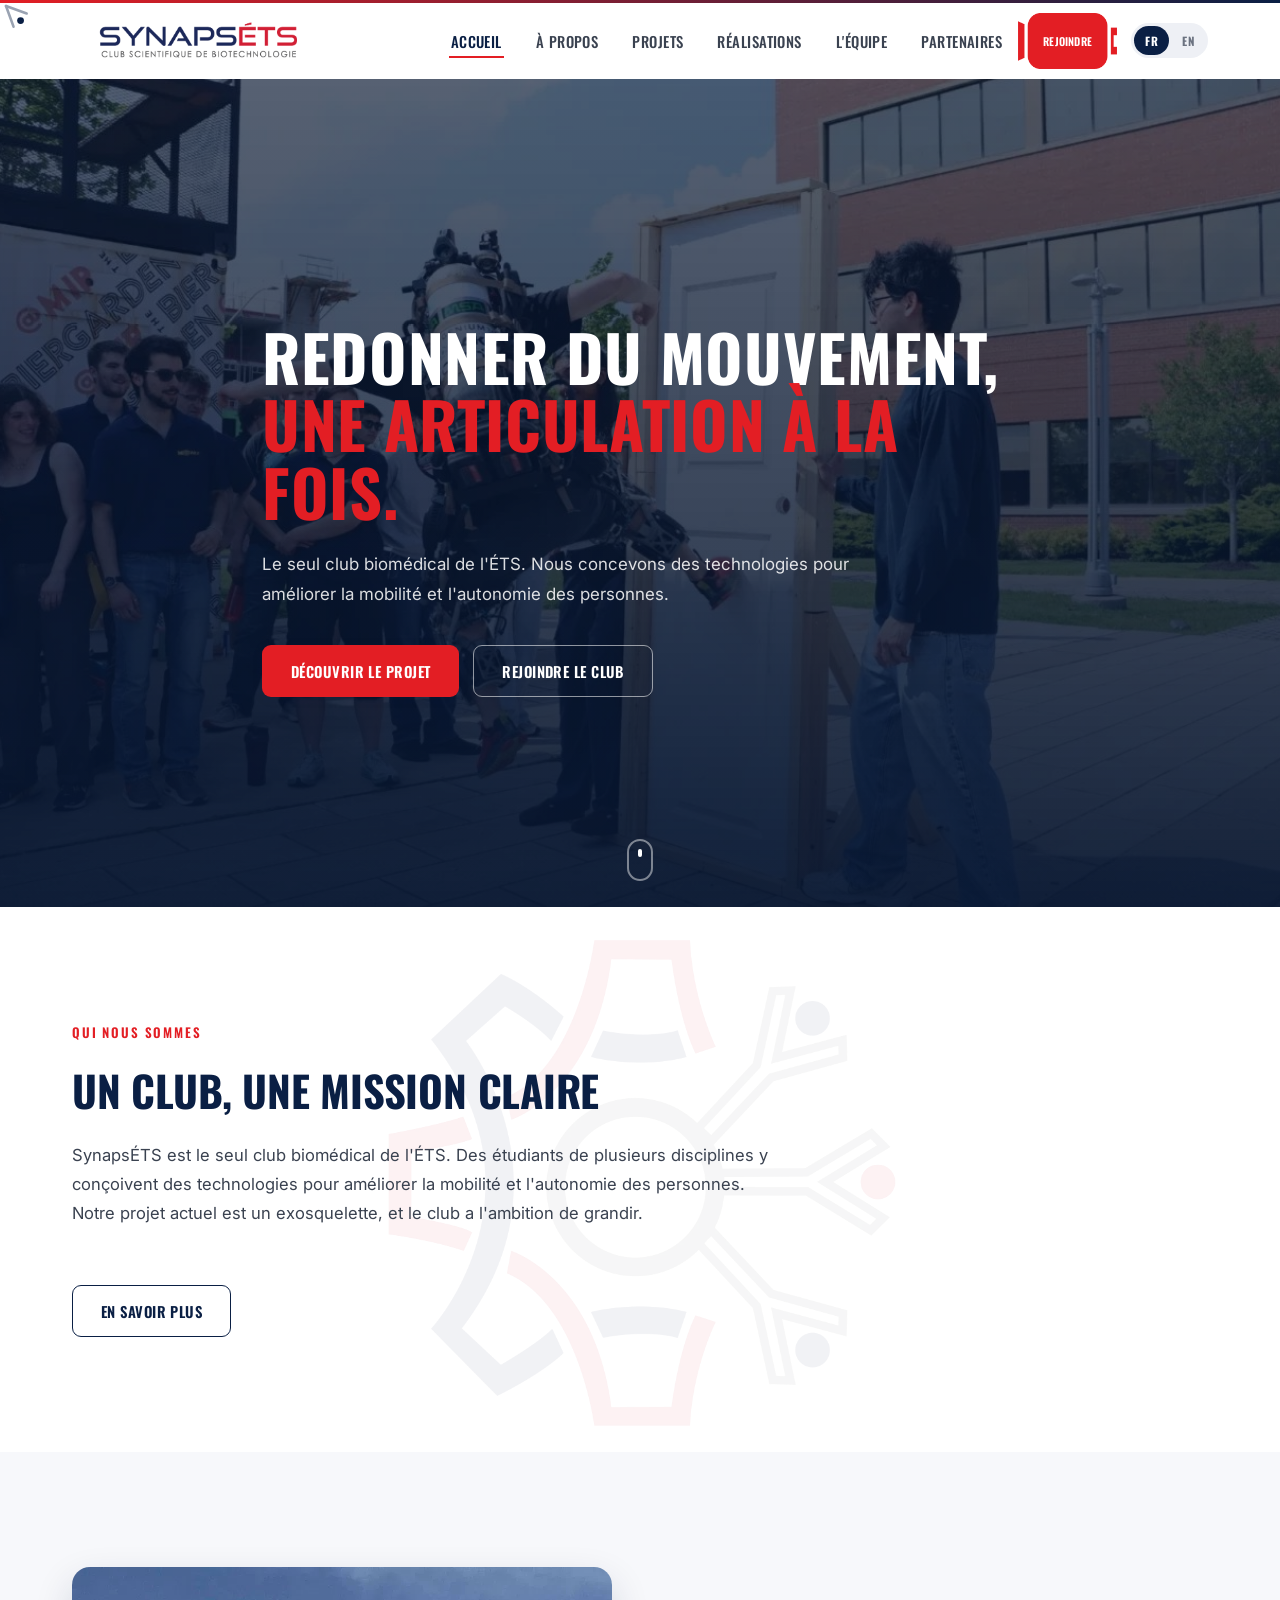
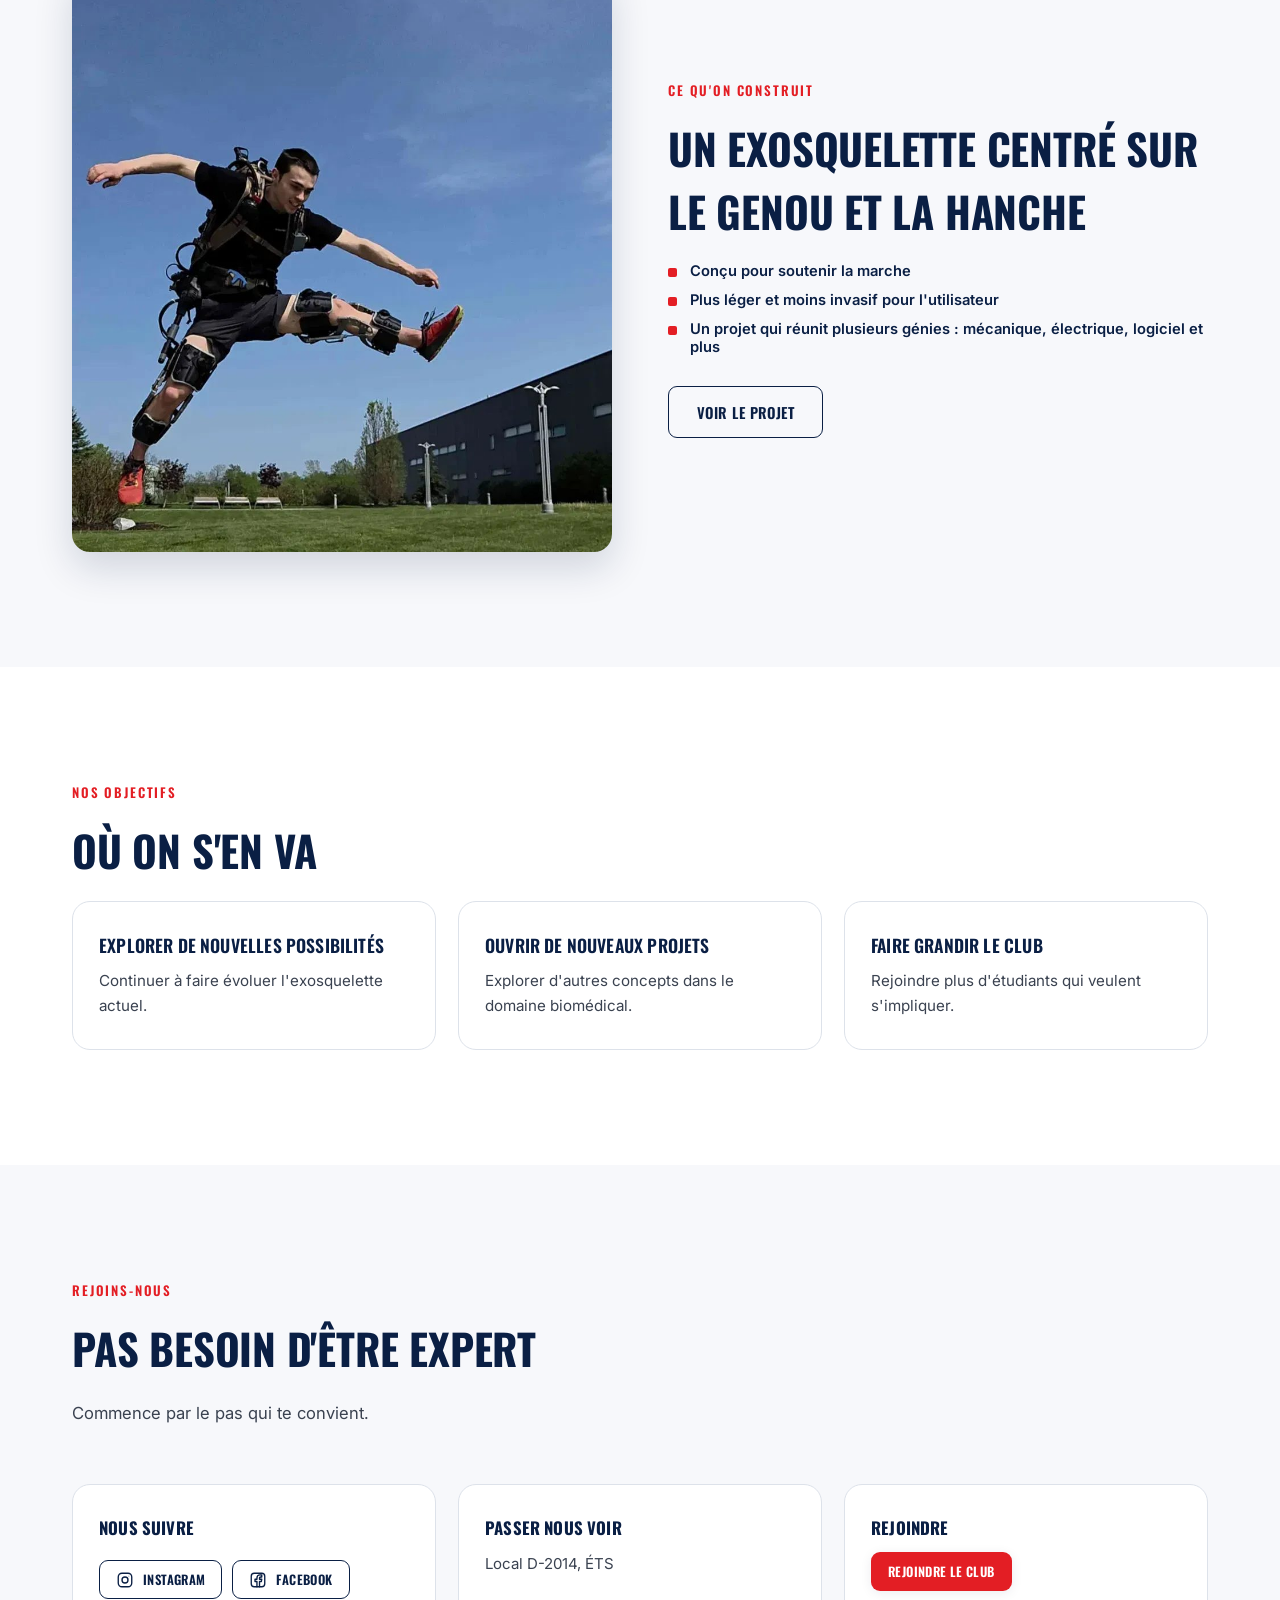
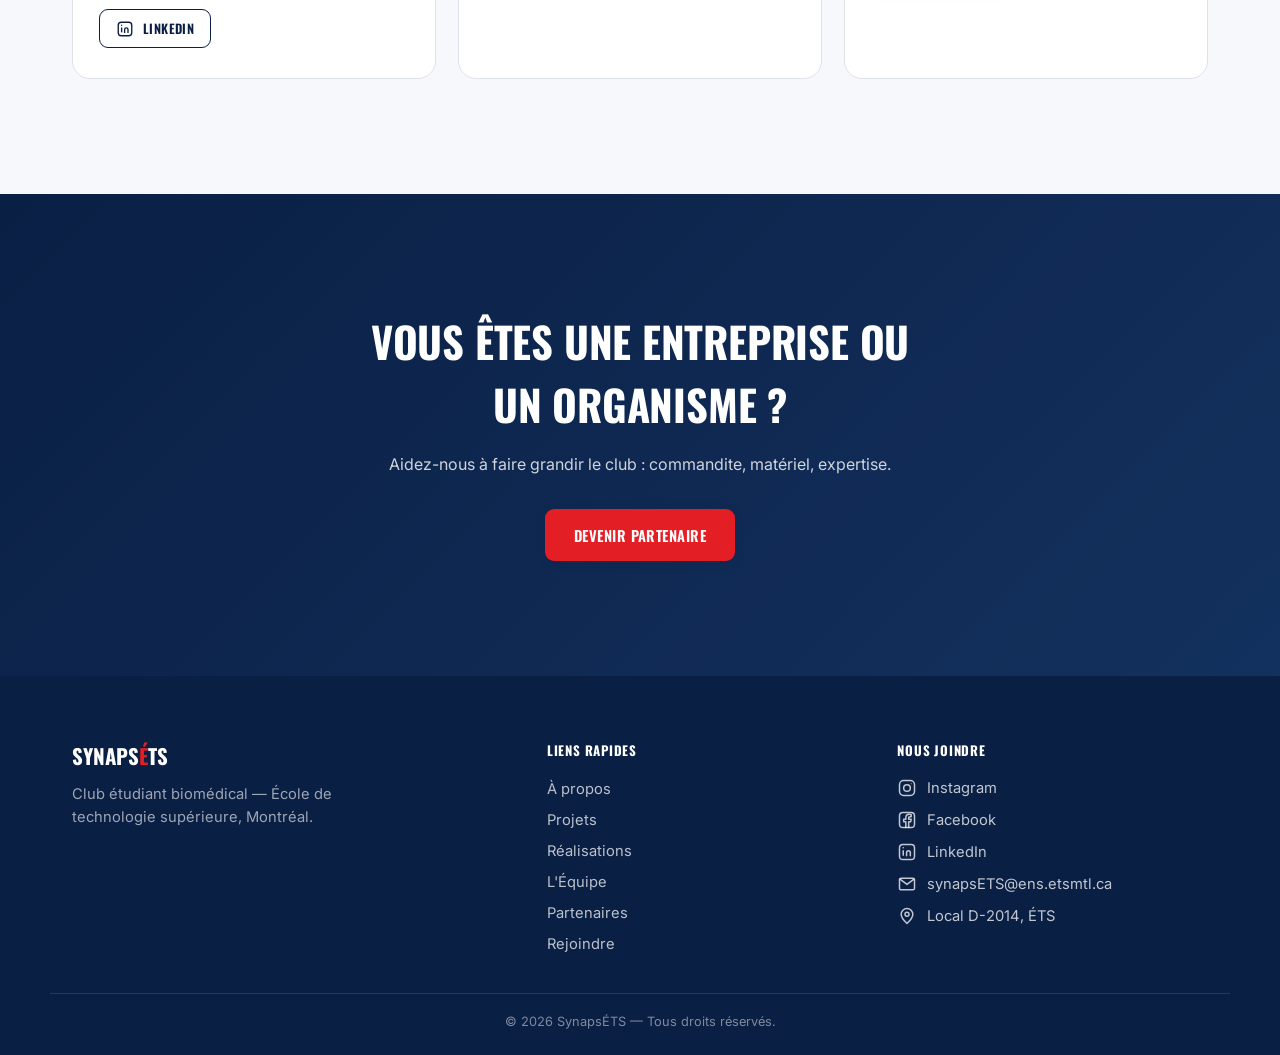
<file: index.html>
<!DOCTYPE html>
<html lang="fr">
<head>
<meta charset="UTF-8">
<meta name="viewport" content="width=device-width, initial-scale=1.0">
<title>SynapsÉTS — Club biomédical de l'ÉTS Montréal | Exosquelette</title>
<meta name="description" content="SynapsÉTS est le seul club étudiant biomédical de l'ÉTS Montréal. Nous concevons des technologies pour améliorer la mobilité et l'autonomie des personnes.">
<link rel="icon" type="image/png" href="assets/favicon.png">
<link rel="preconnect" href="https://fonts.googleapis.com">
<link rel="preconnect" href="https://fonts.gstatic.com" crossorigin>
<link rel="stylesheet" href="https://fonts.googleapis.com/css2?family=Oswald:wght@500;600;700&family=Inter:wght@400;500;600;700&display=swap">
<link rel="stylesheet" href="css/style.css">
</head>
<body>

<a class="skip-link" href="#main">Aller au contenu principal</a>
<div class="top-bar"></div>

<header class="site-header" id="header">
  <div class="container header-inner">
    <a href="index.html" class="brand" aria-label="SynapsÉTS — Accueil">
      <img src="assets/logo.webp" alt="SynapsÉTS — Club scientifique de biotechnologie" class="brand-logo">
    </a>

    <div class="header-right">
      <nav class="main-nav" aria-label="Navigation principale">
        <ul>
          <li><a href="index.html" aria-current="page" data-i18n="nav.home">Accueil</a></li>
          <li><a href="apropos.html" data-i18n="nav.about">À propos</a></li>
          <li><a href="projet.html" data-i18n="nav.project">Projets</a></li>
          <li><a href="realisations.html" data-i18n="nav.achievements">Réalisations</a></li>
          <li><a href="equipe.html" data-i18n="nav.team">L'Équipe</a></li>
          <li><a href="partenaires.html" data-i18n="nav.partners">Partenaires</a></li>
        </ul>
      </nav>

      <a href="rejoindre.html" class="btn btn-primary btn-nav">
        <span class="btn-nav-label" data-i18n="nav.join">Rejoindre</span>
      </a>

      <div class="lang-switch" role="group" aria-label="Choix de la langue / Language selector">
        <button type="button" class="lang-btn" data-lang="fr" aria-pressed="true">FR</button>
        <button type="button" class="lang-btn" data-lang="en" aria-pressed="false">EN</button>
      </div>

      <button class="nav-toggle" id="nav-toggle" aria-expanded="false" aria-controls="mobile-nav" aria-label="Ouvrir le menu">
        <span></span><span></span><span></span>
      </button>
    </div>
  </div>

  <div class="mobile-nav-panel" id="mobile-nav">
    <ul>
      <li><a href="index.html" aria-current="page" data-i18n="nav.home">Accueil</a></li>
      <li><a href="apropos.html" data-i18n="nav.about">À propos</a></li>
      <li><a href="projet.html" data-i18n="nav.project">Projets</a></li>
      <li><a href="realisations.html" data-i18n="nav.achievements">Réalisations</a></li>
      <li><a href="equipe.html" data-i18n="nav.team">L'Équipe</a></li>
      <li><a href="partenaires.html" data-i18n="nav.partners">Partenaires</a></li>
      <li><a href="rejoindre.html" data-i18n="nav.join">Rejoindre</a></li>
    </ul>
  </div>
</header>

<main id="main">

  <!-- HERO — photo plein écran + lent zoom CSS -->
  <section class="hero">
    <div class="hero-media" id="hero-media">
      <!--
        Vidéo d'atelier (à réactiver plus tard) : déposer le fichier réel
        dans assets/hero-video.mp4, puis décommenter le bloc ci-dessous et
        retirer <img class="hero-photo"> juste en dessous.

      <video class="hero-video" autoplay muted loop playsinline poster="assets/hero-poster.svg">
        <source src="assets/hero-video.mp4" type="video/mp4">
      </video>
      -->
      <img src="assets/photos/ace-porte.jpg" alt="" aria-hidden="true" class="hero-photo">

      <div class="hero-overlay"></div>
    </div>

    <div class="container hero-inner">
      <h1 data-reveal data-i18n="home.hero.title">Redonner du mouvement, <span class="accent">une articulation à la fois.</span></h1>
      <p class="hero-lead" data-reveal data-i18n="home.hero.lead">
        Le seul club biomédical de l'ÉTS. Nous concevons des technologies pour améliorer la mobilité
        et l'autonomie des personnes.
      </p>
      <div class="hero-actions" data-reveal>
        <a href="projet.html" class="btn btn-primary" data-i18n="home.hero.cta1">Découvrir le projet</a>
        <a href="rejoindre.html" class="btn btn-outline-light" data-i18n="home.hero.cta2">Rejoindre le club</a>
      </div>
    </div>
    <a href="#qui-nous-sommes" class="scroll-cue" aria-label="Découvrir SynapsÉTS">
      <span></span>
    </a>
  </section>

  <!-- QUI NOUS SOMMES -->
  <section class="section" id="qui-nous-sommes">
    <div class="container who-we-are">
      <p class="section-tag" data-reveal data-i18n="home.who.tag">Qui nous sommes</p>
      <h2 data-reveal data-i18n="home.who.title">Un club, une mission claire</h2>
      <p class="section-lead" data-reveal data-i18n="home.who.text">
        SynapsÉTS est le seul club biomédical de l'ÉTS. Des étudiants de plusieurs disciplines y
        conçoivent des technologies pour améliorer la mobilité et l'autonomie des personnes. Notre
        projet actuel est un exosquelette, et le club a l'ambition de grandir.
      </p>
      <a href="apropos.html" class="btn btn-outline" data-reveal data-i18n="home.who.button">En savoir plus</a>
    </div>
  </section>

  <!-- CE QU'ON CONSTRUIT -->
  <section class="section alt-bg">
    <div class="container build-split">
      <div class="build-image" data-reveal>
        <img
          src="assets/photos/ace-saut.jpg"
          alt="Un membre du club en plein saut, équipé de l'exosquelette SynapsÉTS"
          data-i18n-alt="home.build.alt"
          loading="lazy">
      </div>
      <div class="build-text">
        <p class="section-tag" data-reveal data-i18n="home.build.tag">Ce qu'on construit</p>
        <h2 data-reveal data-i18n="home.build.title">Un exosquelette centré sur le genou et la hanche</h2>
        <ul class="tier-perks build-list" data-reveal>
          <li data-i18n="home.build.point1">Conçu pour soutenir la marche</li>
          <li data-i18n="home.build.point2">Plus léger et moins invasif pour l'utilisateur</li>
          <li data-i18n="home.build.point3">Un projet qui réunit plusieurs génies : mécanique, électrique, logiciel et plus</li>
        </ul>
        <a href="projet.html" class="btn btn-outline" data-reveal data-i18n="home.build.button">Voir le projet</a>
      </div>
    </div>
  </section>

  <!-- NOS OBJECTIFS -->
  <section class="section">
    <div class="container">
      <p class="section-tag" data-reveal data-i18n="home.goals.tag">Nos objectifs</p>
      <h2 data-reveal data-i18n="home.goals.title">Où on s'en va</h2>

      <div class="feature-grid results-grid">
        <div class="feature-card" data-reveal>
          <h3 data-i18n="home.goals.goal1Title">Explorer de nouvelles possibilités</h3>
          <p data-i18n="home.goals.goal1Text">Continuer à faire évoluer l'exosquelette actuel.</p>
        </div>
        <div class="feature-card" data-reveal>
          <h3 data-i18n="home.goals.goal2Title">Ouvrir de nouveaux projets</h3>
          <p data-i18n="home.goals.goal2Text">Explorer d'autres concepts dans le domaine biomédical.</p>
        </div>
        <div class="feature-card" data-reveal>
          <h3 data-i18n="home.goals.goal3Title">Faire grandir le club</h3>
          <p data-i18n="home.goals.goal3Text">Rejoindre plus d'étudiants qui veulent s'impliquer.</p>
        </div>
      </div>
    </div>
  </section>

  <!-- REJOINS-NOUS, TROIS NIVEAUX -->
  <section class="section alt-bg">
    <div class="container">
      <p class="section-tag" data-reveal data-i18n="home.join.tag">Rejoins-nous</p>
      <h2 data-reveal data-i18n="home.join.title">Pas besoin d'être expert</h2>
      <p class="section-lead" data-reveal data-i18n="home.join.text">Commence par le pas qui te convient.</p>

      <div class="paths-grid">
        <div class="path-card" data-reveal>
          <h3 data-i18n="home.join.path1Title">Nous suivre</h3>
          <div class="path-card-actions">
            <a href="https://www.instagram.com/synaps_ets?stkn=Mm44cDA2M2xpemRr&amp;utm_source=qr" class="btn btn-outline btn-sm" target="_blank" rel="noopener noreferrer">
              <svg viewBox="0 0 24 24" width="18" height="18" fill="none" stroke="currentColor" stroke-width="1.8">
                <rect x="3" y="3" width="18" height="18" rx="5"/>
                <circle cx="12" cy="12" r="4"/>
                <circle cx="17.2" cy="6.8" r="0.6" fill="currentColor" stroke="none"/>
              </svg>
              <span data-i18n="home.join.path1Instagram">Instagram</span>
            </a>
            <a href="https://www.facebook.com/ClubSynapsETS/" class="btn btn-outline btn-sm" target="_blank" rel="noopener noreferrer">
              <svg viewBox="0 0 24 24" width="18" height="18" fill="none" stroke="currentColor" stroke-width="1.8">
                <rect x="3" y="3" width="18" height="18" rx="4"/>
                <path d="M14 21v-7h2.5l.5-3H14V9.5c0-.9.3-1.5 1.7-1.5H17V5.3c-.3 0-1.3-.1-2.4-.1-2.4 0-4 1.5-4 4.2V11H8v3h2.6v7" stroke-linecap="round" stroke-linejoin="round"/>
              </svg>
              <span data-i18n="home.join.path1Facebook">Facebook</span>
            </a>
            <a href="https://www.linkedin.com/company/synapsets/?originalSubdomain=ca" class="btn btn-outline btn-sm" target="_blank" rel="noopener noreferrer">
              <svg viewBox="0 0 24 24" width="18" height="18" fill="none" stroke="currentColor" stroke-width="1.8">
                <rect x="3" y="3" width="18" height="18" rx="4"/>
                <line x1="7.5" y1="10" x2="7.5" y2="16.5"/>
                <circle cx="7.5" cy="7" r="0.9" fill="currentColor" stroke="none"/>
                <path d="M11.5 16.5V12.8c0-1.3 1-2.3 2.3-2.3s2.2 1 2.2 2.3v3.7" stroke-linecap="round"/>
              </svg>
              <span data-i18n="home.join.path1Linkedin">LinkedIn</span>
            </a>
          </div>
        </div>
        <div class="path-card" data-reveal>
          <h3 data-i18n="home.join.path2Title">Passer nous voir</h3>
          <p data-i18n="home.join.path2Text">Local D-2014, ÉTS</p>
        </div>
        <div class="path-card" data-reveal>
          <h3 data-i18n="home.join.path3Title">Rejoindre</h3>
          <a href="rejoindre.html" class="btn btn-primary btn-sm" data-i18n="home.join.path3Button">Rejoindre le club</a>
        </div>
      </div>
    </div>
  </section>

  <!-- BANDE ORGANISATIONS -->
  <section class="section cta-banner">
    <div class="container cta-banner-inner">
      <h2 data-reveal data-i18n="home.orgs.title">Vous êtes une entreprise ou un organisme ?</h2>
      <p data-reveal data-i18n="home.orgs.text">Aidez-nous à faire grandir le club : commandite, matériel, expertise.</p>
      <div class="cta-banner-actions" data-reveal>
        <a href="partenaires.html" class="btn btn-primary" data-i18n="home.orgs.button">Devenir partenaire</a>
      </div>
    </div>
  </section>

</main>

<footer class="site-footer" id="contact">
  <div class="container footer-inner">
    <div class="footer-brand">
      <span class="footer-brand-name">Synaps<span class="accent">É</span>TS</span>
      <p data-i18n="footer.tagline">Club étudiant biomédical — École de technologie supérieure, Montréal.</p>
    </div>

    <div class="footer-links">
      <h3 data-i18n="footer.quicklinksTitle">Liens rapides</h3>
      <ul class="footer-quicklinks">
        <li><a href="apropos.html" data-i18n="nav.about">À propos</a></li>
        <li><a href="projet.html" data-i18n="nav.project">Projets</a></li>
        <li><a href="realisations.html" data-i18n="nav.achievements">Réalisations</a></li>
        <li><a href="equipe.html" data-i18n="nav.team">L'Équipe</a></li>
        <li><a href="partenaires.html" data-i18n="nav.partners">Partenaires</a></li>
        <li><a href="rejoindre.html" data-i18n="nav.join">Rejoindre</a></li>
      </ul>
    </div>

    <div class="footer-links">
      <h3 data-i18n="footer.followTitle">Nous joindre</h3>
      <ul class="social-list">
        <li>
          <a href="https://www.instagram.com/synaps_ets?stkn=Mm44cDA2M2xpemRr&amp;utm_source=qr" target="_blank" rel="noopener noreferrer" aria-label="Instagram de SynapsÉTS">
            <svg viewBox="0 0 24 24" width="20" height="20" fill="none" stroke="currentColor" stroke-width="1.8">
              <rect x="3" y="3" width="18" height="18" rx="5"/>
              <circle cx="12" cy="12" r="4"/>
              <circle cx="17.2" cy="6.8" r="0.6" fill="currentColor" stroke="none"/>
            </svg>
            <span>Instagram</span>
          </a>
        </li>
        <li>
          <a href="https://www.facebook.com/ClubSynapsETS/" target="_blank" rel="noopener noreferrer" aria-label="Facebook de SynapsÉTS">
            <svg viewBox="0 0 24 24" width="20" height="20" fill="none" stroke="currentColor" stroke-width="1.8">
              <rect x="3" y="3" width="18" height="18" rx="4"/>
              <path d="M14 21v-7h2.5l.5-3H14V9.5c0-.9.3-1.5 1.7-1.5H17V5.3c-.3 0-1.3-.1-2.4-.1-2.4 0-4 1.5-4 4.2V11H8v3h2.6v7" stroke-linecap="round" stroke-linejoin="round"/>
            </svg>
            <span>Facebook</span>
          </a>
        </li>
        <li>
          <a href="https://www.linkedin.com/company/synapsets/?originalSubdomain=ca" target="_blank" rel="noopener noreferrer" aria-label="LinkedIn de SynapsÉTS">
            <svg viewBox="0 0 24 24" width="20" height="20" fill="none" stroke="currentColor" stroke-width="1.8">
              <rect x="3" y="3" width="18" height="18" rx="4"/>
              <line x1="7.5" y1="10" x2="7.5" y2="16.5"/>
              <circle cx="7.5" cy="7" r="0.9" fill="currentColor" stroke="none"/>
              <path d="M11.5 16.5V12.8c0-1.3 1-2.3 2.3-2.3s2.2 1 2.2 2.3v3.7" stroke-linecap="round"/>
            </svg>
            <span>LinkedIn</span>
          </a>
        </li>
        <li>
          <a href="mailto:synapsETS@ens.etsmtl.ca">
            <svg viewBox="0 0 24 24" width="20" height="20" fill="none" stroke="currentColor" stroke-width="1.8">
              <rect x="3" y="5" width="18" height="14" rx="2"/>
              <path d="M4 6.5l8 6 8-6" stroke-linecap="round" stroke-linejoin="round"/>
            </svg>
            <span>synapsETS@ens.etsmtl.ca</span>
          </a>
        </li>
        <li class="social-list-item">
          <svg viewBox="0 0 24 24" width="20" height="20" fill="none" stroke="currentColor" stroke-width="1.8" aria-hidden="true">
            <path d="M12 21s-7-6.2-7-11a7 7 0 0 1 14 0c0 4.8-7 11-7 11z" stroke-linejoin="round"/>
            <circle cx="12" cy="10" r="2.4"/>
          </svg>
          <span data-i18n="footer.address">Local D-2014, ÉTS</span>
        </li>
      </ul>
    </div>
  </div>
  <div class="container footer-bottom">
    <p>&copy; <span id="year"></span> SynapsÉTS — <span data-i18n="footer.rights">Tous droits réservés.</span></p>
  </div>
</footer>

<script src="js/i18n.js"></script>
<script src="js/main.js"></script>
</body>
</html>
</file>
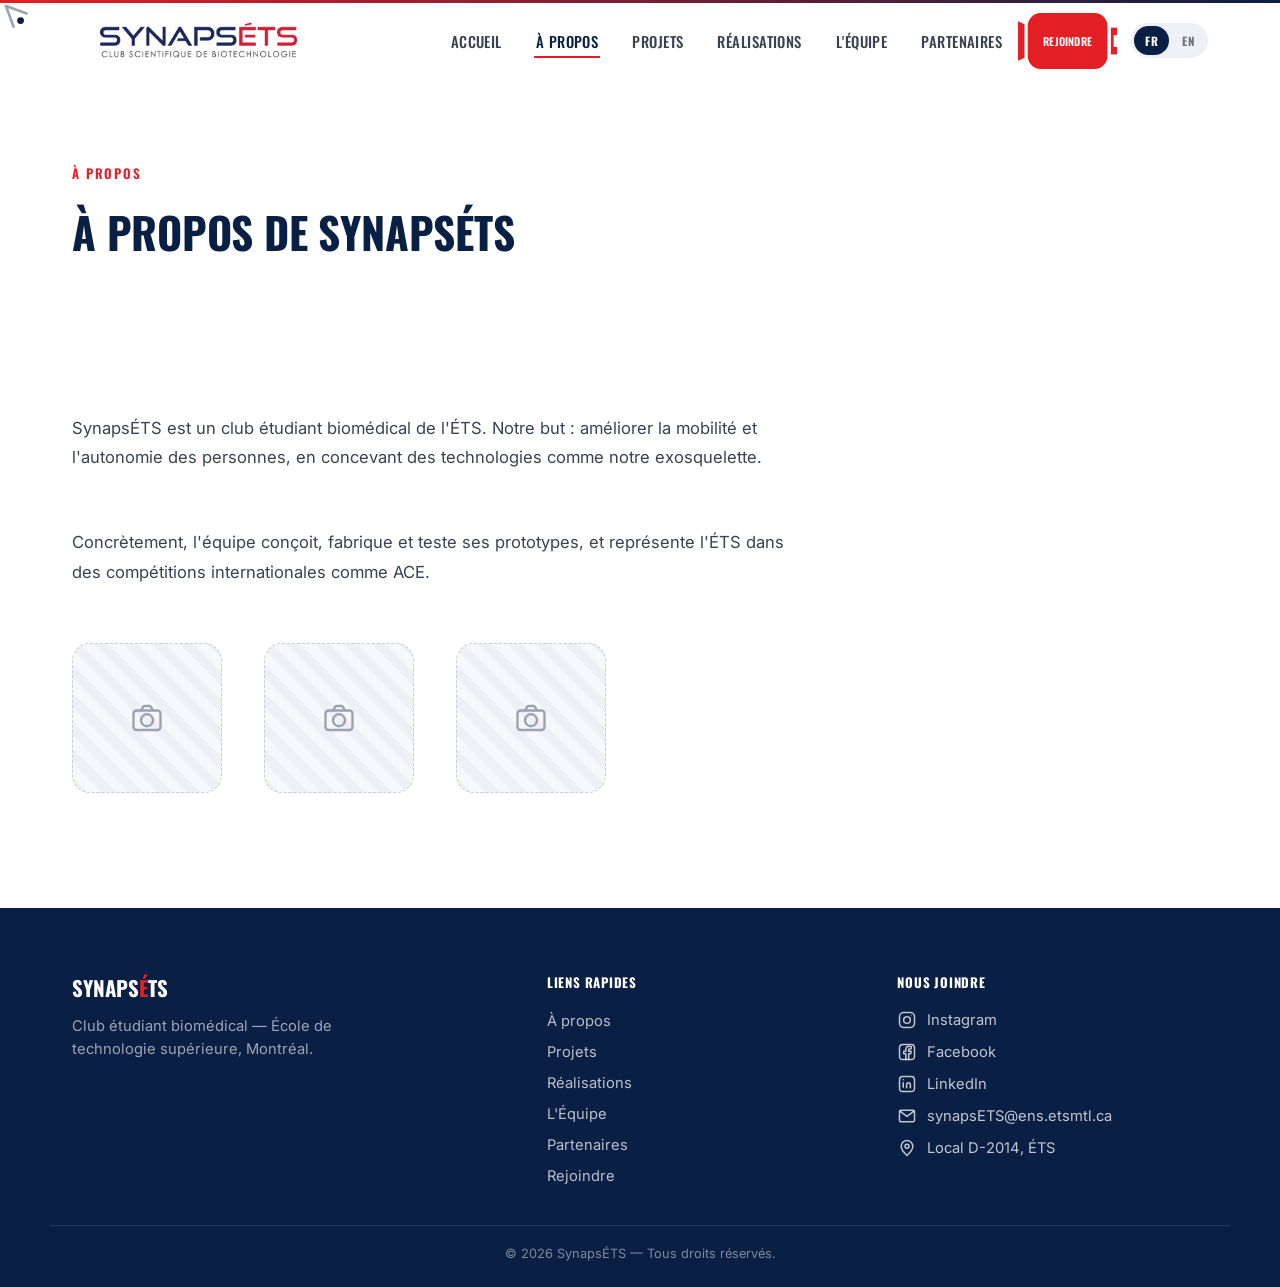
<file: apropos.html>
<!DOCTYPE html>
<html lang="fr">
<head>
<meta charset="UTF-8">
<meta name="viewport" content="width=device-width, initial-scale=1.0">
<title>À propos — SynapsÉTS | Club biomédical ÉTS Montréal</title>
<meta name="description" content="À propos de SynapsÉTS : notre mission, améliorer la mobilité et l'autonomie des personnes par la conception de technologies comme notre exosquelette.">
<link rel="icon" type="image/png" href="assets/favicon.png">
<link rel="preconnect" href="https://fonts.googleapis.com">
<link rel="preconnect" href="https://fonts.gstatic.com" crossorigin>
<link rel="stylesheet" href="https://fonts.googleapis.com/css2?family=Oswald:wght@500;600;700&family=Inter:wght@400;500;600;700&display=swap">
<link rel="stylesheet" href="css/style.css">
</head>
<body>

<a class="skip-link" href="#main">Aller au contenu principal</a>
<div class="top-bar"></div>

<header class="site-header" id="header">
  <div class="container header-inner">
    <a href="index.html" class="brand" aria-label="SynapsÉTS — Accueil">
      <img src="assets/logo.webp" alt="SynapsÉTS — Club scientifique de biotechnologie" class="brand-logo">
    </a>

    <div class="header-right">
      <nav class="main-nav" aria-label="Navigation principale">
        <ul>
          <li><a href="index.html" data-i18n="nav.home">Accueil</a></li>
          <li><a href="apropos.html" aria-current="page" data-i18n="nav.about">À propos</a></li>
          <li><a href="projet.html" data-i18n="nav.project">Projets</a></li>
          <li><a href="realisations.html" data-i18n="nav.achievements">Réalisations</a></li>
          <li><a href="equipe.html" data-i18n="nav.team">L'Équipe</a></li>
          <li><a href="partenaires.html" data-i18n="nav.partners">Partenaires</a></li>
        </ul>
      </nav>

      <a href="rejoindre.html" class="btn btn-primary btn-nav">
        <span class="btn-nav-label" data-i18n="nav.join">Rejoindre</span>
      </a>

      <div class="lang-switch" role="group" aria-label="Choix de la langue / Language selector">
        <button type="button" class="lang-btn" data-lang="fr" aria-pressed="true">FR</button>
        <button type="button" class="lang-btn" data-lang="en" aria-pressed="false">EN</button>
      </div>

      <button class="nav-toggle" id="nav-toggle" aria-expanded="false" aria-controls="mobile-nav" aria-label="Ouvrir le menu">
        <span></span><span></span><span></span>
      </button>
    </div>
  </div>

  <div class="mobile-nav-panel" id="mobile-nav">
    <ul>
      <li><a href="index.html" data-i18n="nav.home">Accueil</a></li>
      <li><a href="apropos.html" aria-current="page" data-i18n="nav.about">À propos</a></li>
      <li><a href="projet.html" data-i18n="nav.project">Projets</a></li>
      <li><a href="realisations.html" data-i18n="nav.achievements">Réalisations</a></li>
      <li><a href="equipe.html" data-i18n="nav.team">L'Équipe</a></li>
      <li><a href="partenaires.html" data-i18n="nav.partners">Partenaires</a></li>
      <li><a href="rejoindre.html" data-i18n="nav.join">Rejoindre</a></li>
    </ul>
  </div>
</header>

<main id="main">

  <section class="team-page-hero">
    <div class="container">
      <p class="section-tag" data-reveal data-i18n="about.tag">À propos</p>
      <h1 class="team-hero-title" data-reveal data-i18n="about.title">À propos de SynapsÉTS</h1>
    </div>
  </section>

  <section class="section">
    <div class="container">
      <p class="section-lead" data-reveal data-i18n="about.intro">
        SynapsÉTS est un club étudiant biomédical de l'ÉTS. Notre but : améliorer la mobilité et
        l'autonomie des personnes, en concevant des technologies comme notre exosquelette.
      </p>
      <p class="section-lead" data-reveal data-i18n="about.activities">
        Concrètement, l'équipe conçoit, fabrique et teste ses prototypes, et représente l'ÉTS dans des
        compétitions internationales comme ACE.
      </p>

      <div class="about-placeholder-grid" data-reveal aria-hidden="true">
        <div class="placeholder-photo">
          <svg viewBox="0 0 24 24" width="36" height="36" fill="none" stroke="currentColor" stroke-width="1.6">
            <rect x="3" y="7" width="18" height="13" rx="2"/>
            <path d="M8 7l1.4-2.4a1 1 0 0 1 .9-.6h3.4a1 1 0 0 1 .9.6L16 7" stroke-linecap="round" stroke-linejoin="round"/>
            <circle cx="12" cy="13.5" r="4"/>
          </svg>
        </div>
        <div class="placeholder-photo">
          <svg viewBox="0 0 24 24" width="36" height="36" fill="none" stroke="currentColor" stroke-width="1.6">
            <rect x="3" y="7" width="18" height="13" rx="2"/>
            <path d="M8 7l1.4-2.4a1 1 0 0 1 .9-.6h3.4a1 1 0 0 1 .9.6L16 7" stroke-linecap="round" stroke-linejoin="round"/>
            <circle cx="12" cy="13.5" r="4"/>
          </svg>
        </div>
        <div class="placeholder-photo">
          <svg viewBox="0 0 24 24" width="36" height="36" fill="none" stroke="currentColor" stroke-width="1.6">
            <rect x="3" y="7" width="18" height="13" rx="2"/>
            <path d="M8 7l1.4-2.4a1 1 0 0 1 .9-.6h3.4a1 1 0 0 1 .9.6L16 7" stroke-linecap="round" stroke-linejoin="round"/>
            <circle cx="12" cy="13.5" r="4"/>
          </svg>
        </div>
      </div>
    </div>
  </section>

</main>

<footer class="site-footer" id="contact">
  <div class="container footer-inner">
    <div class="footer-brand">
      <span class="footer-brand-name">Synaps<span class="accent">É</span>TS</span>
      <p data-i18n="footer.tagline">Club étudiant biomédical — École de technologie supérieure, Montréal.</p>
    </div>

    <div class="footer-links">
      <h3 data-i18n="footer.quicklinksTitle">Liens rapides</h3>
      <ul class="footer-quicklinks">
        <li><a href="apropos.html" data-i18n="nav.about">À propos</a></li>
        <li><a href="projet.html" data-i18n="nav.project">Projets</a></li>
        <li><a href="realisations.html" data-i18n="nav.achievements">Réalisations</a></li>
        <li><a href="equipe.html" data-i18n="nav.team">L'Équipe</a></li>
        <li><a href="partenaires.html" data-i18n="nav.partners">Partenaires</a></li>
        <li><a href="rejoindre.html" data-i18n="nav.join">Rejoindre</a></li>
      </ul>
    </div>

    <div class="footer-links">
      <h3 data-i18n="footer.followTitle">Nous joindre</h3>
      <ul class="social-list">
        <li>
          <a href="https://www.instagram.com/synaps_ets?stkn=Mm44cDA2M2xpemRr&amp;utm_source=qr" target="_blank" rel="noopener noreferrer" aria-label="Instagram de SynapsÉTS">
            <svg viewBox="0 0 24 24" width="20" height="20" fill="none" stroke="currentColor" stroke-width="1.8">
              <rect x="3" y="3" width="18" height="18" rx="5"/>
              <circle cx="12" cy="12" r="4"/>
              <circle cx="17.2" cy="6.8" r="0.6" fill="currentColor" stroke="none"/>
            </svg>
            <span>Instagram</span>
          </a>
        </li>
        <li>
          <a href="https://www.facebook.com/ClubSynapsETS/" target="_blank" rel="noopener noreferrer" aria-label="Facebook de SynapsÉTS">
            <svg viewBox="0 0 24 24" width="20" height="20" fill="none" stroke="currentColor" stroke-width="1.8">
              <rect x="3" y="3" width="18" height="18" rx="4"/>
              <path d="M14 21v-7h2.5l.5-3H14V9.5c0-.9.3-1.5 1.7-1.5H17V5.3c-.3 0-1.3-.1-2.4-.1-2.4 0-4 1.5-4 4.2V11H8v3h2.6v7" stroke-linecap="round" stroke-linejoin="round"/>
            </svg>
            <span>Facebook</span>
          </a>
        </li>
        <li>
          <a href="https://www.linkedin.com/company/synapsets/?originalSubdomain=ca" target="_blank" rel="noopener noreferrer" aria-label="LinkedIn de SynapsÉTS">
            <svg viewBox="0 0 24 24" width="20" height="20" fill="none" stroke="currentColor" stroke-width="1.8">
              <rect x="3" y="3" width="18" height="18" rx="4"/>
              <line x1="7.5" y1="10" x2="7.5" y2="16.5"/>
              <circle cx="7.5" cy="7" r="0.9" fill="currentColor" stroke="none"/>
              <path d="M11.5 16.5V12.8c0-1.3 1-2.3 2.3-2.3s2.2 1 2.2 2.3v3.7" stroke-linecap="round"/>
            </svg>
            <span>LinkedIn</span>
          </a>
        </li>
        <li>
          <a href="mailto:synapsETS@ens.etsmtl.ca">
            <svg viewBox="0 0 24 24" width="20" height="20" fill="none" stroke="currentColor" stroke-width="1.8">
              <rect x="3" y="5" width="18" height="14" rx="2"/>
              <path d="M4 6.5l8 6 8-6" stroke-linecap="round" stroke-linejoin="round"/>
            </svg>
            <span>synapsETS@ens.etsmtl.ca</span>
          </a>
        </li>
        <li class="social-list-item">
          <svg viewBox="0 0 24 24" width="20" height="20" fill="none" stroke="currentColor" stroke-width="1.8" aria-hidden="true">
            <path d="M12 21s-7-6.2-7-11a7 7 0 0 1 14 0c0 4.8-7 11-7 11z" stroke-linejoin="round"/>
            <circle cx="12" cy="10" r="2.4"/>
          </svg>
          <span data-i18n="footer.address">Local D-2014, ÉTS</span>
        </li>
      </ul>
    </div>
  </div>
  <div class="container footer-bottom">
    <p>&copy; <span id="year"></span> SynapsÉTS — <span data-i18n="footer.rights">Tous droits réservés.</span></p>
  </div>
</footer>

<script src="js/i18n.js"></script>
<script src="js/main.js"></script>
</body>
</html>
</file>
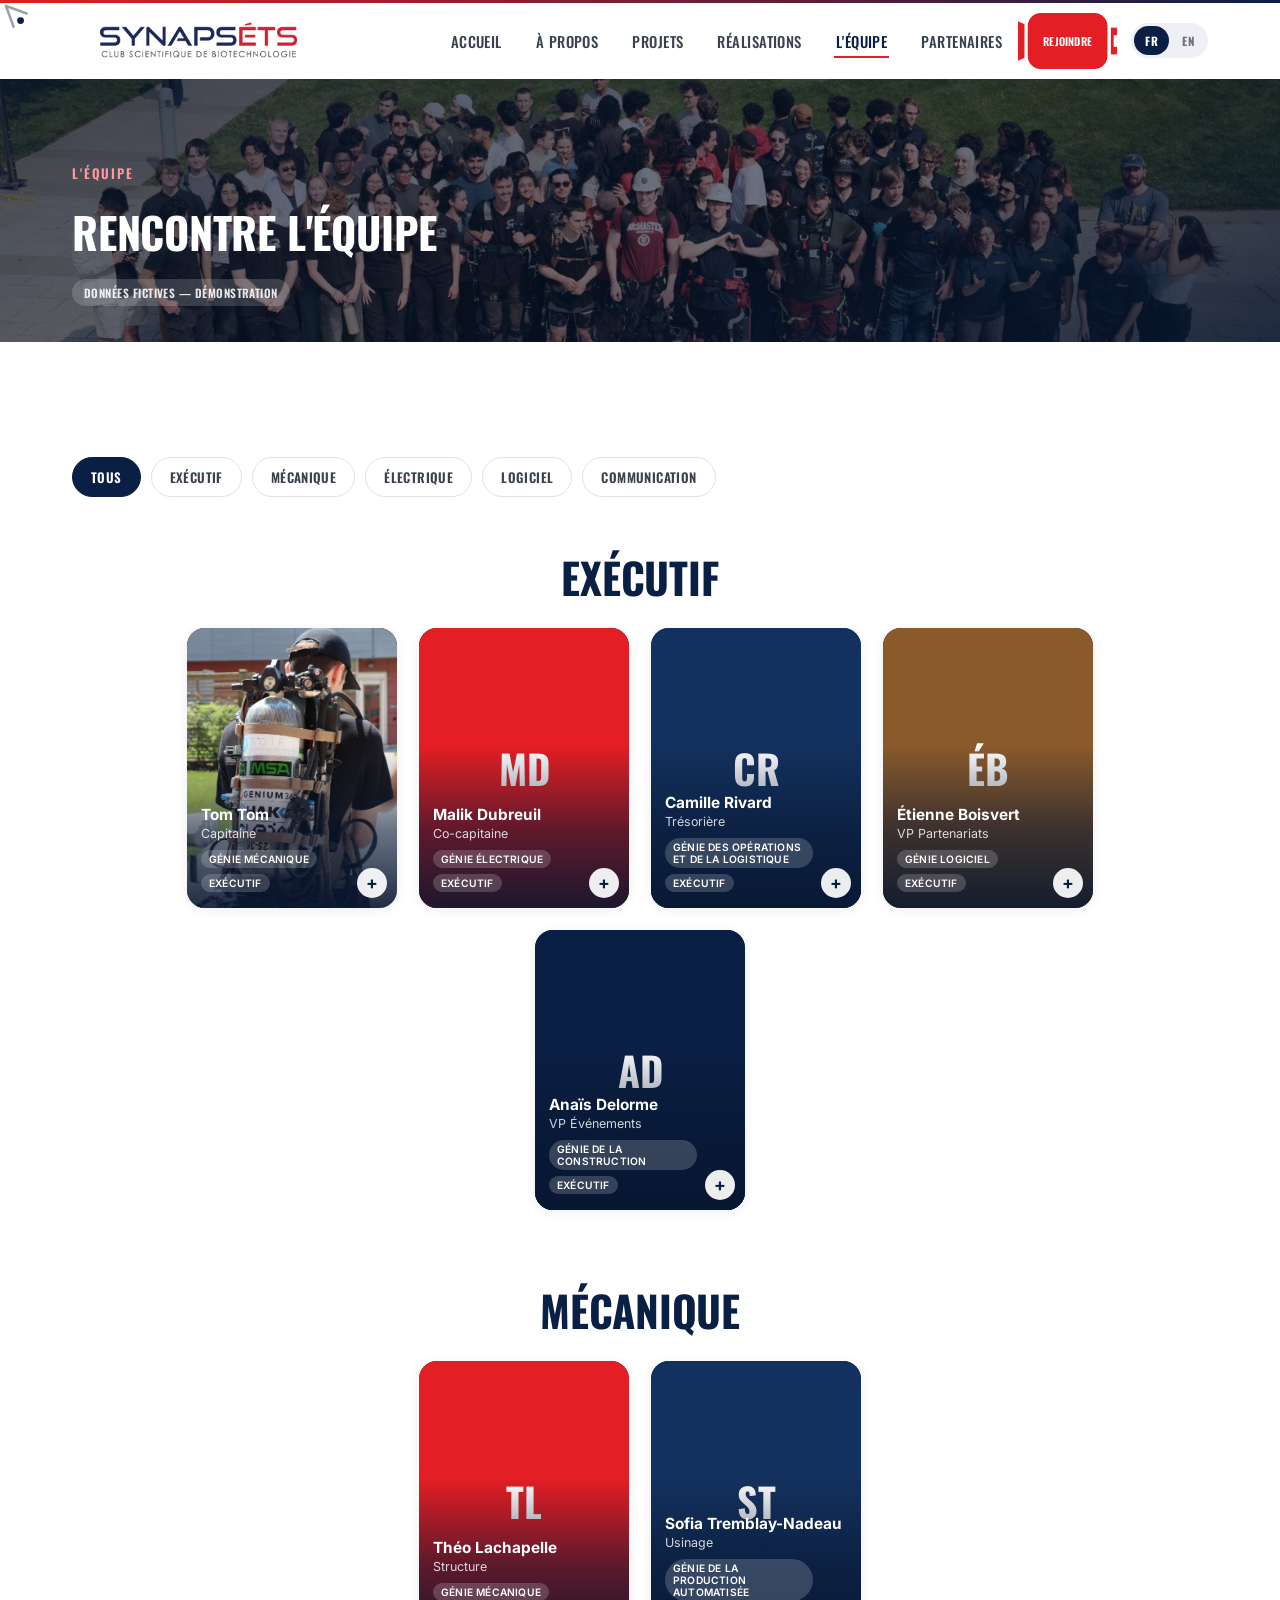
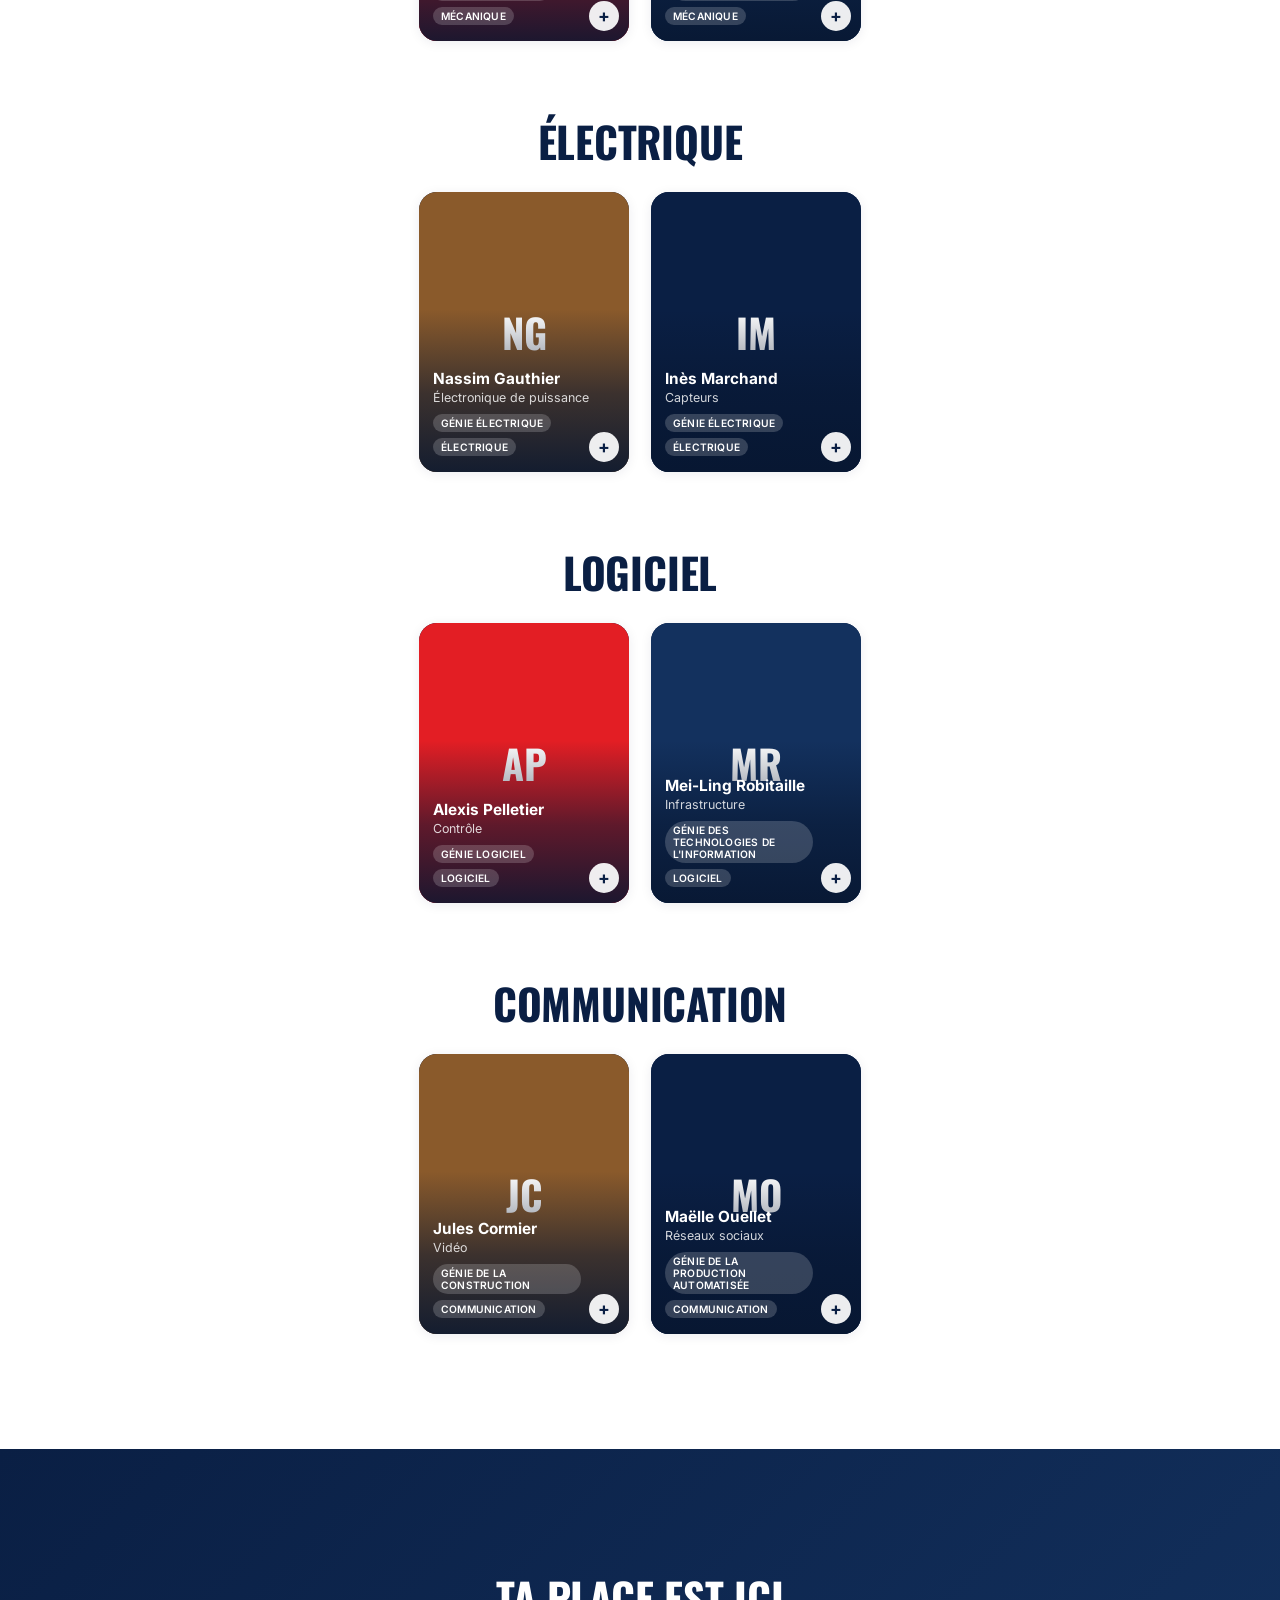
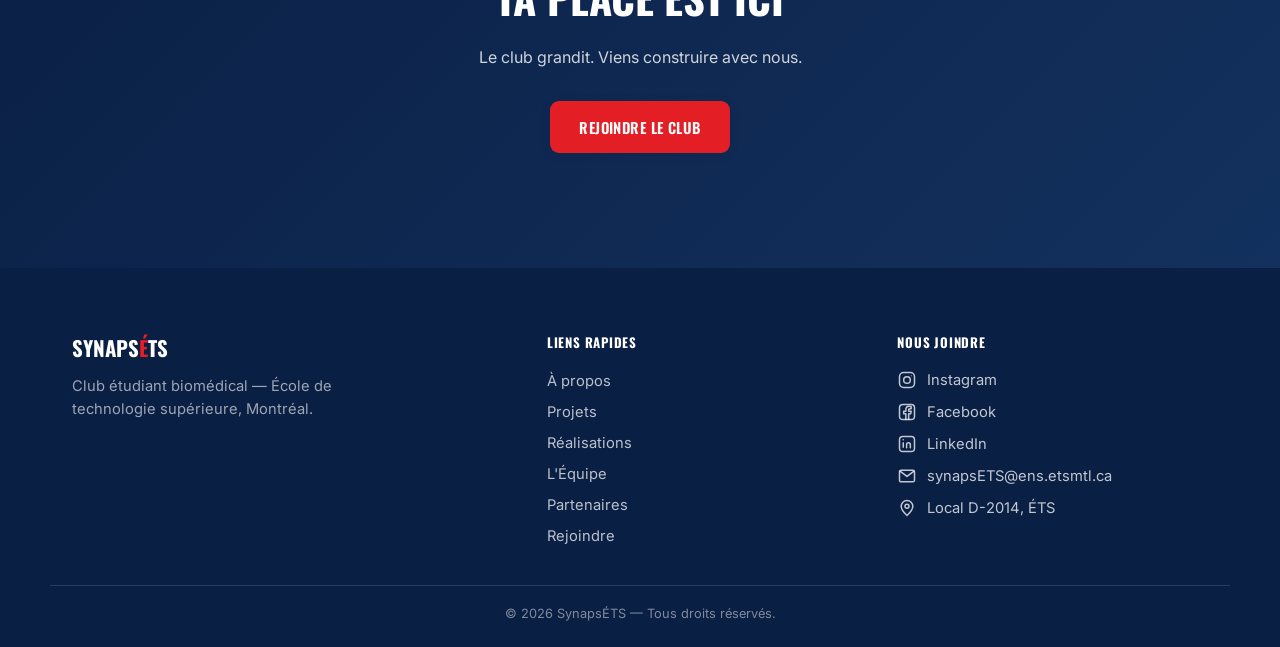
<file: equipe.html>
<!DOCTYPE html>
<html lang="fr">
<head>
<meta charset="UTF-8">
<meta name="viewport" content="width=device-width, initial-scale=1.0">
<title>L'Équipe — SynapsÉTS | Club biomédical ÉTS Montréal</title>
<meta name="description" content="Découvrez l'équipe multidisciplinaire de SynapsÉTS, organisée par département : mécanique, électrique, logiciel, communications et direction.">
<link rel="icon" type="image/png" href="assets/favicon.png">
<link rel="preconnect" href="https://fonts.googleapis.com">
<link rel="preconnect" href="https://fonts.gstatic.com" crossorigin>
<link rel="stylesheet" href="https://fonts.googleapis.com/css2?family=Oswald:wght@500;600;700&family=Inter:wght@400;500;600;700&display=swap">
<link rel="stylesheet" href="css/style.css">
</head>
<body>

<a class="skip-link" href="#main">Aller au contenu principal</a>
<div class="top-bar"></div>

<header class="site-header" id="header">
  <div class="container header-inner">
    <a href="index.html" class="brand" aria-label="SynapsÉTS — Accueil">
      <img src="assets/logo.webp" alt="SynapsÉTS — Club scientifique de biotechnologie" class="brand-logo">
    </a>

    <div class="header-right">
      <nav class="main-nav" aria-label="Navigation principale">
        <ul>
          <li><a href="index.html" data-i18n="nav.home">Accueil</a></li>
          <li><a href="apropos.html" data-i18n="nav.about">À propos</a></li>
          <li><a href="projet.html" data-i18n="nav.project">Projets</a></li>
          <li><a href="realisations.html" data-i18n="nav.achievements">Réalisations</a></li>
          <li><a href="equipe.html" aria-current="page" data-i18n="nav.team">L'Équipe</a></li>
          <li><a href="partenaires.html" data-i18n="nav.partners">Partenaires</a></li>
        </ul>
      </nav>

      <a href="rejoindre.html" class="btn btn-primary btn-nav">
        <span class="btn-nav-label" data-i18n="nav.join">Rejoindre</span>
      </a>

      <div class="lang-switch" role="group" aria-label="Choix de la langue / Language selector">
        <button type="button" class="lang-btn" data-lang="fr" aria-pressed="true">FR</button>
        <button type="button" class="lang-btn" data-lang="en" aria-pressed="false">EN</button>
      </div>

      <button class="nav-toggle" id="nav-toggle" aria-expanded="false" aria-controls="mobile-nav" aria-label="Ouvrir le menu">
        <span></span><span></span><span></span>
      </button>
    </div>
  </div>

  <div class="mobile-nav-panel" id="mobile-nav">
    <ul>
      <li><a href="index.html" data-i18n="nav.home">Accueil</a></li>
      <li><a href="apropos.html" data-i18n="nav.about">À propos</a></li>
      <li><a href="projet.html" data-i18n="nav.project">Projets</a></li>
      <li><a href="realisations.html" data-i18n="nav.achievements">Réalisations</a></li>
      <li><a href="equipe.html" aria-current="page" data-i18n="nav.team">L'Équipe</a></li>
      <li><a href="partenaires.html" data-i18n="nav.partners">Partenaires</a></li>
      <li><a href="rejoindre.html" data-i18n="nav.join">Rejoindre</a></li>
    </ul>
  </div>
</header>

<main id="main">

  <section class="team-page-hero team-page-hero-photo">
    <div class="container">
      <p class="section-tag" data-reveal data-i18n="team.hero.tag">L'Équipe</p>
      <h1 class="team-hero-title" data-reveal data-i18n="team.hero.title">Rencontre l'équipe</h1>
      <p class="demo-badge" id="demo-badge" data-i18n="team.demoBadge" hidden>Données fictives — démonstration</p>
    </div>
  </section>

  <section class="section">
    <div class="container">
      <div class="filters-bar" id="team-filters" role="group" aria-label="Filtrer par département"><!-- généré par js/team.js --></div>
      <div id="team-departments"><!-- généré par js/team.js à partir du tableau de membres --></div>
    </div>
  </section>

  <section class="section cta-banner">
    <div class="container cta-banner-inner">
      <h2 data-reveal data-i18n="team.cta.title">Ta place est ici</h2>
      <p data-reveal data-i18n="team.cta.text">Le club grandit. Viens construire avec nous.</p>
      <div class="cta-banner-actions" data-reveal>
        <a href="rejoindre.html" class="btn btn-primary" data-i18n="team.cta.button">Rejoindre le club</a>
      </div>
    </div>
  </section>

</main>

<!-- Modal fiche membre (généré côté contenu par js/team.js, structure fixe ici) -->
<div class="team-modal-backdrop" id="team-modal-backdrop" hidden>
  <button type="button" class="team-modal-nav team-modal-prev" id="team-modal-prev" aria-label="Membre précédent">
    <svg viewBox="0 0 24 24" width="18" height="18" fill="none" stroke="currentColor" stroke-width="2"><path d="M15 5l-7 7 7 7" stroke-linecap="round" stroke-linejoin="round"/></svg>
  </button>

  <div class="team-modal" id="team-modal" role="dialog" aria-modal="true" aria-labelledby="team-modal-name">
    <button type="button" class="team-modal-close" id="team-modal-close" aria-label="Fermer">
      <svg viewBox="0 0 24 24" width="16" height="16" fill="none" stroke="currentColor" stroke-width="2"><path d="M6 6l12 12M18 6L6 18" stroke-linecap="round"/></svg>
    </button>

    <div class="team-modal-media" id="team-modal-media"></div>

    <div class="team-modal-body">
      <h2 class="team-modal-name" id="team-modal-name"></h2>
      <p class="team-modal-program" id="team-modal-program"></p>
      <p class="team-modal-dept" id="team-modal-dept"></p>
      <p class="team-modal-role" id="team-modal-role"></p>
      <p class="team-modal-fact-label" id="team-modal-fact-label">Fun fact</p>
      <p class="team-modal-fact" id="team-modal-fact"></p>
      <div class="team-modal-contact" id="team-modal-contact">
        <a href="#" target="_blank" rel="noopener noreferrer" class="team-modal-contact-btn team-modal-linkedin" id="team-modal-linkedin" hidden>
          <svg viewBox="0 0 24 24" width="18" height="18" fill="none" stroke="currentColor" stroke-width="1.8" aria-hidden="true">
            <rect x="3" y="3" width="18" height="18" rx="4"/>
            <line x1="7.5" y1="10" x2="7.5" y2="16.5"/>
            <circle cx="7.5" cy="7" r="0.9" fill="currentColor" stroke="none"/>
            <path d="M11.5 16.5V12.8c0-1.3 1-2.3 2.3-2.3s2.2 1 2.2 2.3v3.7" stroke-linecap="round"/>
          </svg>
        </a>
        <a href="#" class="team-modal-contact-btn team-modal-email" id="team-modal-email" hidden>
          <svg viewBox="0 0 24 24" width="18" height="18" fill="none" stroke="currentColor" stroke-width="1.8" aria-hidden="true">
            <rect x="3" y="5" width="18" height="14" rx="2"/>
            <path d="M4 6.5l8 6 8-6" stroke-linecap="round" stroke-linejoin="round"/>
          </svg>
        </a>
      </div>
    </div>
  </div>

  <button type="button" class="team-modal-nav team-modal-next" id="team-modal-next" aria-label="Membre suivant">
    <svg viewBox="0 0 24 24" width="18" height="18" fill="none" stroke="currentColor" stroke-width="2"><path d="M9 5l7 7-7 7" stroke-linecap="round" stroke-linejoin="round"/></svg>
  </button>
</div>

<footer class="site-footer" id="contact">
  <div class="container footer-inner">
    <div class="footer-brand">
      <span class="footer-brand-name">Synaps<span class="accent">É</span>TS</span>
      <p data-i18n="footer.tagline">Club étudiant biomédical — École de technologie supérieure, Montréal.</p>
    </div>

    <div class="footer-links">
      <h3 data-i18n="footer.quicklinksTitle">Liens rapides</h3>
      <ul class="footer-quicklinks">
        <li><a href="apropos.html" data-i18n="nav.about">À propos</a></li>
        <li><a href="projet.html" data-i18n="nav.project">Projets</a></li>
        <li><a href="realisations.html" data-i18n="nav.achievements">Réalisations</a></li>
        <li><a href="equipe.html" data-i18n="nav.team">L'Équipe</a></li>
        <li><a href="partenaires.html" data-i18n="nav.partners">Partenaires</a></li>
        <li><a href="rejoindre.html" data-i18n="nav.join">Rejoindre</a></li>
      </ul>
    </div>

    <div class="footer-links">
      <h3 data-i18n="footer.followTitle">Nous joindre</h3>
      <ul class="social-list">
        <li>
          <a href="https://www.instagram.com/synaps_ets?stkn=Mm44cDA2M2xpemRr&amp;utm_source=qr" target="_blank" rel="noopener noreferrer" aria-label="Instagram de SynapsÉTS">
            <svg viewBox="0 0 24 24" width="20" height="20" fill="none" stroke="currentColor" stroke-width="1.8">
              <rect x="3" y="3" width="18" height="18" rx="5"/>
              <circle cx="12" cy="12" r="4"/>
              <circle cx="17.2" cy="6.8" r="0.6" fill="currentColor" stroke="none"/>
            </svg>
            <span>Instagram</span>
          </a>
        </li>
        <li>
          <a href="https://www.facebook.com/ClubSynapsETS/" target="_blank" rel="noopener noreferrer" aria-label="Facebook de SynapsÉTS">
            <svg viewBox="0 0 24 24" width="20" height="20" fill="none" stroke="currentColor" stroke-width="1.8">
              <rect x="3" y="3" width="18" height="18" rx="4"/>
              <path d="M14 21v-7h2.5l.5-3H14V9.5c0-.9.3-1.5 1.7-1.5H17V5.3c-.3 0-1.3-.1-2.4-.1-2.4 0-4 1.5-4 4.2V11H8v3h2.6v7" stroke-linecap="round" stroke-linejoin="round"/>
            </svg>
            <span>Facebook</span>
          </a>
        </li>
        <li>
          <a href="https://www.linkedin.com/company/synapsets/?originalSubdomain=ca" target="_blank" rel="noopener noreferrer" aria-label="LinkedIn de SynapsÉTS">
            <svg viewBox="0 0 24 24" width="20" height="20" fill="none" stroke="currentColor" stroke-width="1.8">
              <rect x="3" y="3" width="18" height="18" rx="4"/>
              <line x1="7.5" y1="10" x2="7.5" y2="16.5"/>
              <circle cx="7.5" cy="7" r="0.9" fill="currentColor" stroke="none"/>
              <path d="M11.5 16.5V12.8c0-1.3 1-2.3 2.3-2.3s2.2 1 2.2 2.3v3.7" stroke-linecap="round"/>
            </svg>
            <span>LinkedIn</span>
          </a>
        </li>
        <li>
          <a href="mailto:synapsETS@ens.etsmtl.ca">
            <svg viewBox="0 0 24 24" width="20" height="20" fill="none" stroke="currentColor" stroke-width="1.8">
              <rect x="3" y="5" width="18" height="14" rx="2"/>
              <path d="M4 6.5l8 6 8-6" stroke-linecap="round" stroke-linejoin="round"/>
            </svg>
            <span>synapsETS@ens.etsmtl.ca</span>
          </a>
        </li>
        <li class="social-list-item">
          <svg viewBox="0 0 24 24" width="20" height="20" fill="none" stroke="currentColor" stroke-width="1.8" aria-hidden="true">
            <path d="M12 21s-7-6.2-7-11a7 7 0 0 1 14 0c0 4.8-7 11-7 11z" stroke-linejoin="round"/>
            <circle cx="12" cy="10" r="2.4"/>
          </svg>
          <span data-i18n="footer.address">Local D-2014, ÉTS</span>
        </li>
      </ul>
    </div>
  </div>
  <div class="container footer-bottom">
    <p>&copy; <span id="year"></span> SynapsÉTS — <span data-i18n="footer.rights">Tous droits réservés.</span></p>
  </div>
</footer>

<script src="js/i18n.js"></script>
<script src="js/main.js"></script>
<script src="js/team.js"></script>
</body>
</html>
</file>
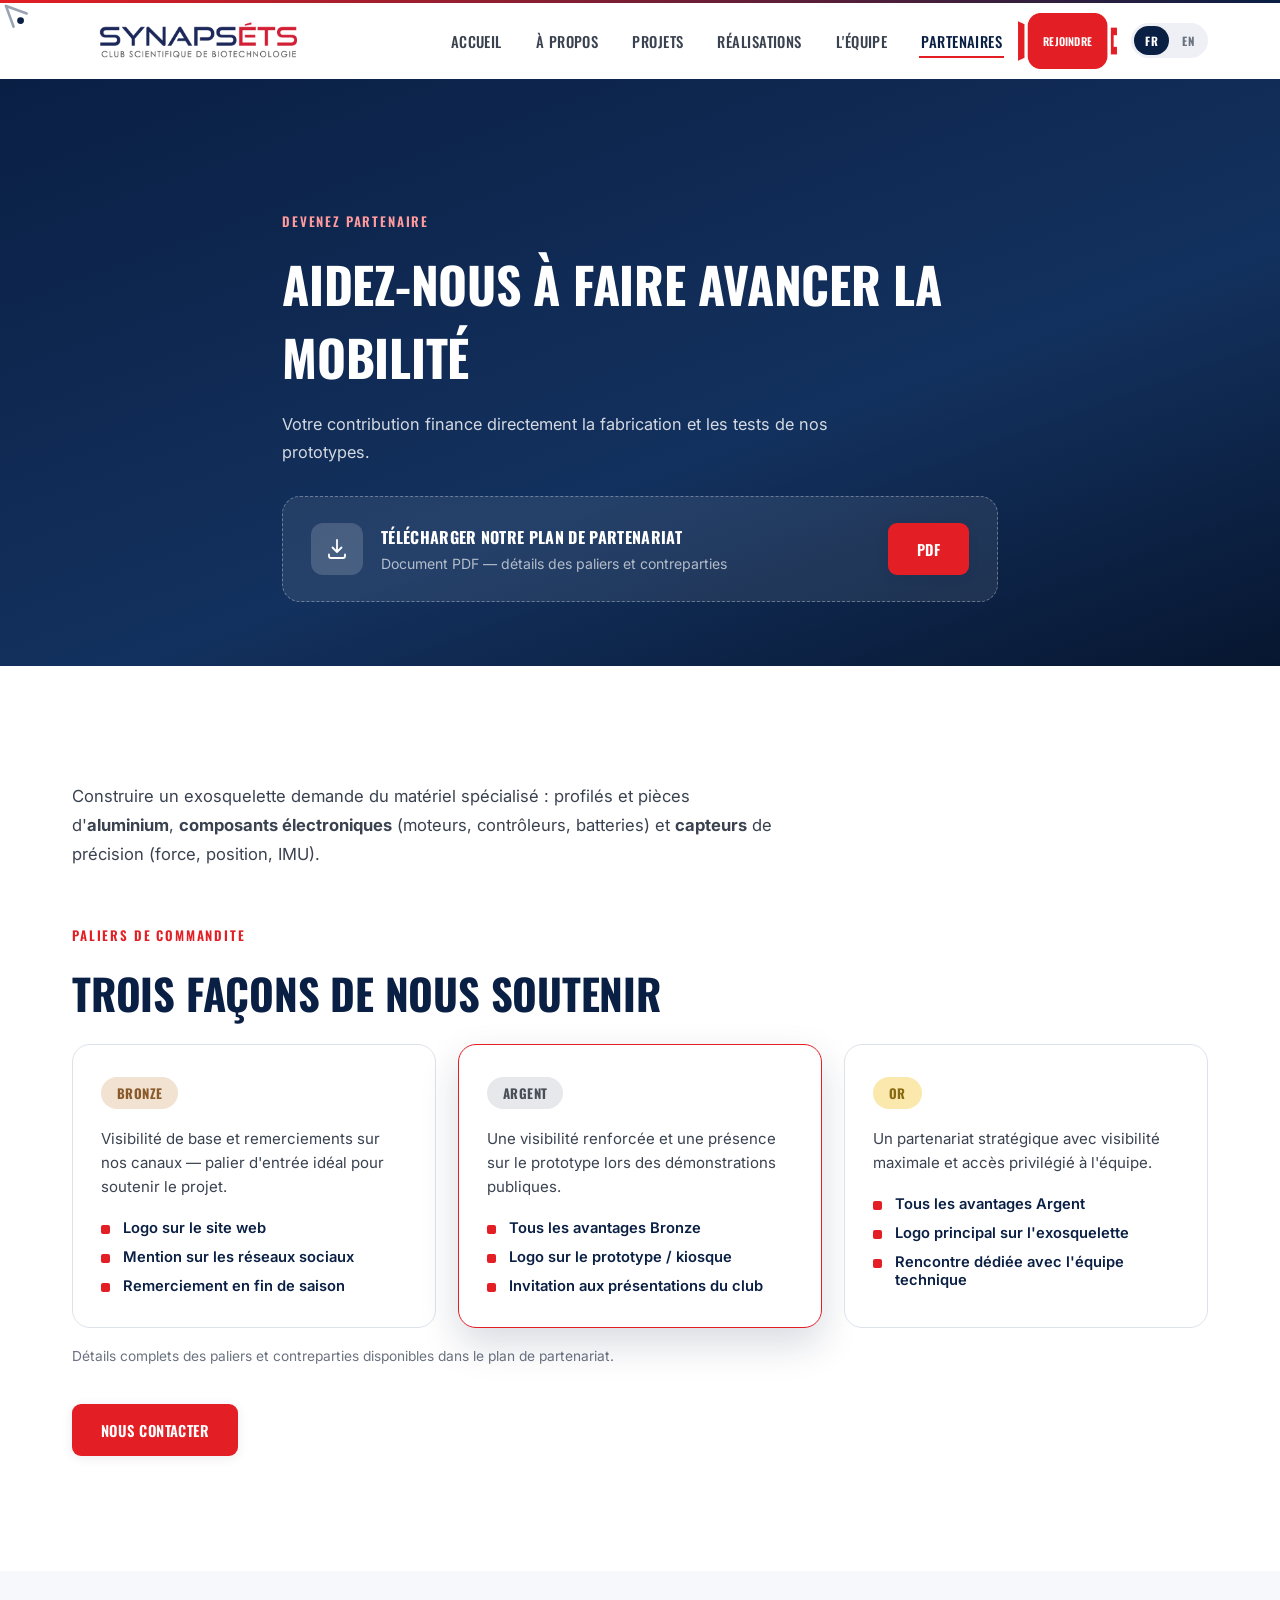
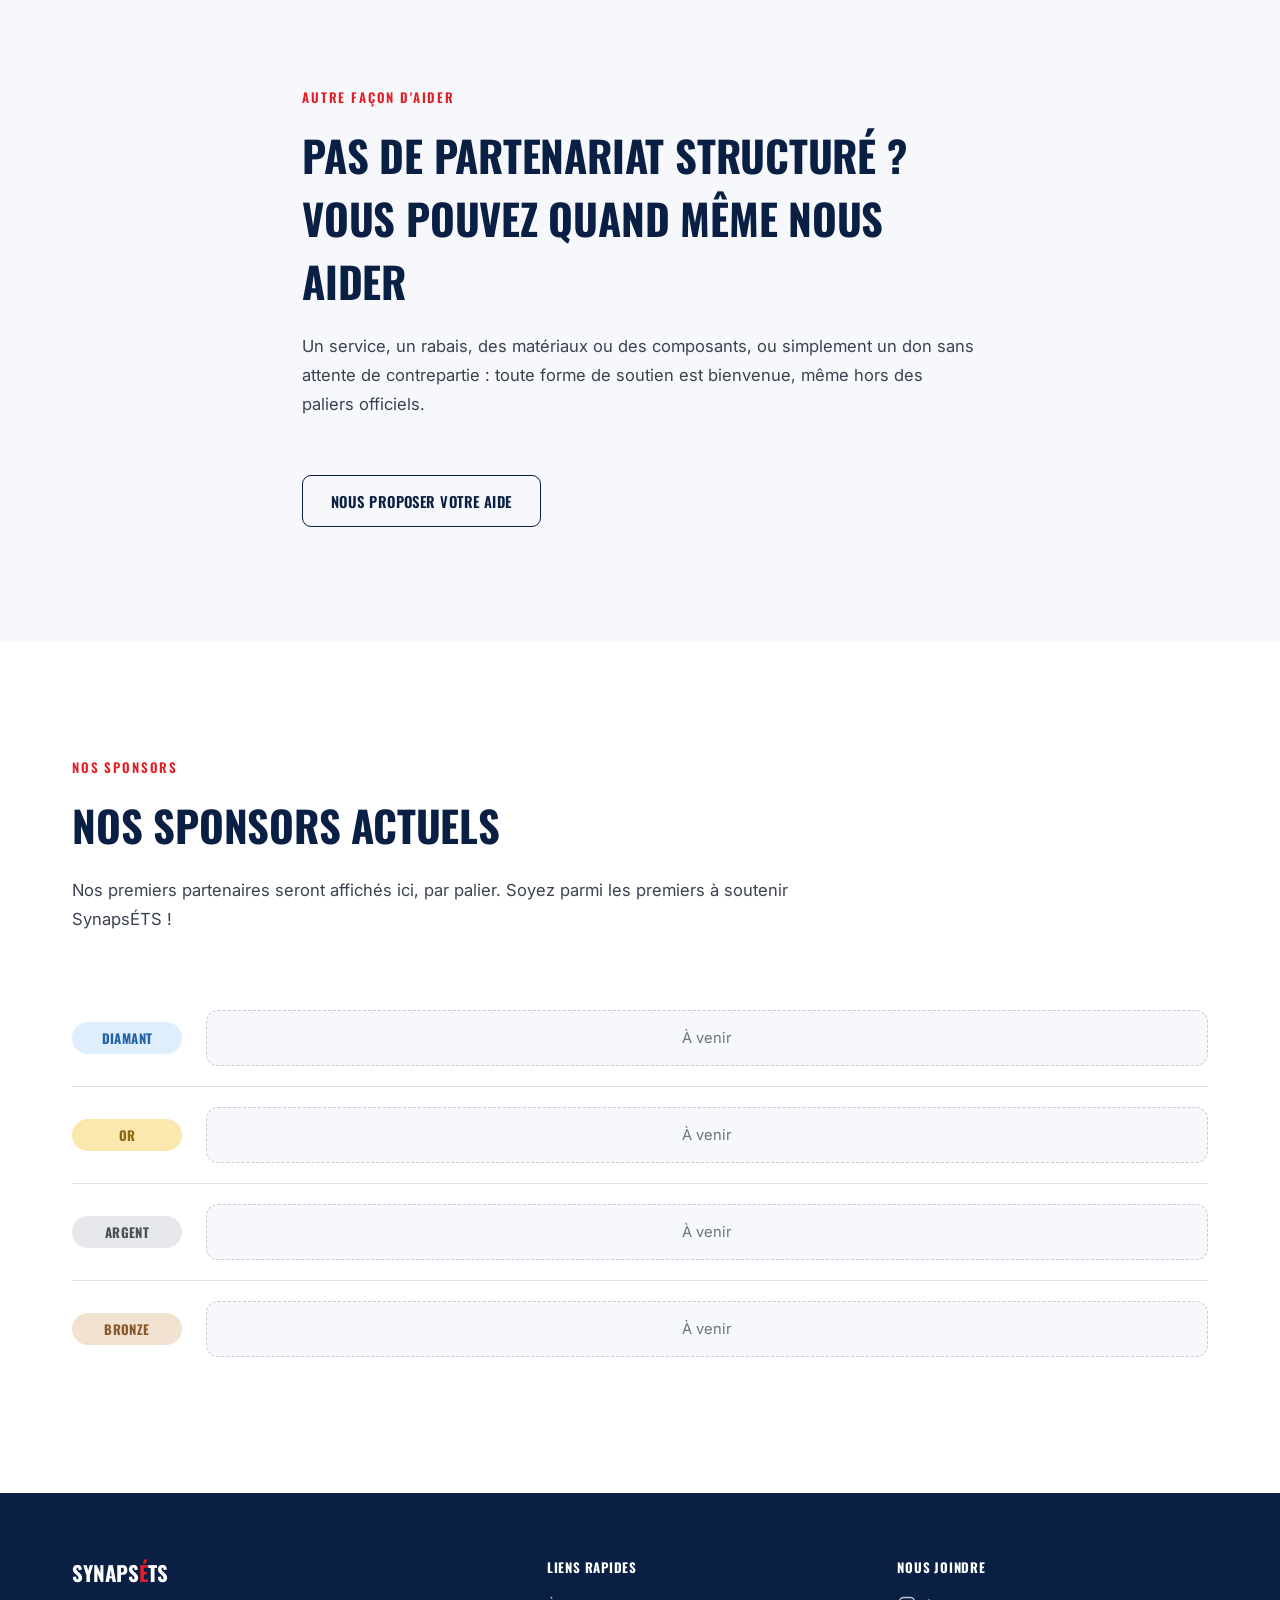
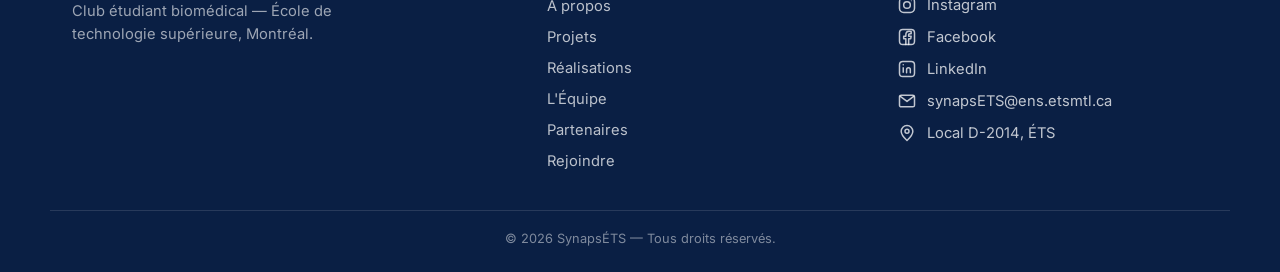
<file: partenaires.html>
<!DOCTYPE html>
<html lang="fr">
<head>
<meta charset="UTF-8">
<meta name="viewport" content="width=device-width, initial-scale=1.0">
<title>Devenez Partenaire — SynapsÉTS | Club biomédical ÉTS Montréal</title>
<meta name="description" content="Soutenez SynapsÉTS et son exosquelette biomédical : paliers de commandite Bronze, Argent, Or et plan de partenariat à télécharger.">
<link rel="icon" type="image/png" href="assets/favicon.png">
<link rel="preconnect" href="https://fonts.googleapis.com">
<link rel="preconnect" href="https://fonts.gstatic.com" crossorigin>
<link rel="stylesheet" href="https://fonts.googleapis.com/css2?family=Oswald:wght@500;600;700&family=Inter:wght@400;500;600;700&display=swap">
<link rel="stylesheet" href="css/style.css">
</head>
<body>

<a class="skip-link" href="#main">Aller au contenu principal</a>
<div class="top-bar"></div>

<header class="site-header" id="header">
  <div class="container header-inner">
    <a href="index.html" class="brand" aria-label="SynapsÉTS — Accueil">
      <img src="assets/logo.webp" alt="SynapsÉTS — Club scientifique de biotechnologie" class="brand-logo">
    </a>

    <div class="header-right">
      <nav class="main-nav" aria-label="Navigation principale">
        <ul>
          <li><a href="index.html" data-i18n="nav.home">Accueil</a></li>
          <li><a href="apropos.html" data-i18n="nav.about">À propos</a></li>
          <li><a href="projet.html" data-i18n="nav.project">Projets</a></li>
          <li><a href="realisations.html" data-i18n="nav.achievements">Réalisations</a></li>
          <li><a href="equipe.html" data-i18n="nav.team">L'Équipe</a></li>
          <li><a href="partenaires.html" aria-current="page" data-i18n="nav.partners">Partenaires</a></li>
        </ul>
      </nav>

      <a href="rejoindre.html" class="btn btn-primary btn-nav">
        <span class="btn-nav-label" data-i18n="nav.join">Rejoindre</span>
      </a>

      <div class="lang-switch" role="group" aria-label="Choix de la langue / Language selector">
        <button type="button" class="lang-btn" data-lang="fr" aria-pressed="true">FR</button>
        <button type="button" class="lang-btn" data-lang="en" aria-pressed="false">EN</button>
      </div>

      <button class="nav-toggle" id="nav-toggle" aria-expanded="false" aria-controls="mobile-nav" aria-label="Ouvrir le menu">
        <span></span><span></span><span></span>
      </button>
    </div>
  </div>

  <div class="mobile-nav-panel" id="mobile-nav">
    <ul>
      <li><a href="index.html" data-i18n="nav.home">Accueil</a></li>
      <li><a href="apropos.html" data-i18n="nav.about">À propos</a></li>
      <li><a href="projet.html" data-i18n="nav.project">Projets</a></li>
      <li><a href="realisations.html" data-i18n="nav.achievements">Réalisations</a></li>
      <li><a href="equipe.html" data-i18n="nav.team">L'Équipe</a></li>
      <li><a href="partenaires.html" aria-current="page" data-i18n="nav.partners">Partenaires</a></li>
      <li><a href="rejoindre.html" data-i18n="nav.join">Rejoindre</a></li>
    </ul>
  </div>
</header>

<main id="main">

  <section class="page-hero">
    <div class="container page-hero-inner">
      <p class="page-hero-tag page-hero-tag-light" data-reveal data-i18n="partners.hero.tag">Devenez Partenaire</p>
      <h1 class="page-hero-title" data-reveal data-i18n="partners.hero.title">Aidez-nous à faire avancer la mobilité</h1>
      <p class="page-hero-lead" data-reveal data-i18n="partners.hero.lead">
        Votre contribution finance directement la fabrication et les tests de nos prototypes.
      </p>
      <a href="assets/plan-partenariat-synapsets.pdf" download class="download-cta download-cta-hero" data-reveal>
        <span class="download-icon" aria-hidden="true">
          <svg viewBox="0 0 24 24" width="24" height="24" fill="none" stroke="currentColor" stroke-width="1.8">
            <path d="M12 3v12m0 0l-4.5-4.5M12 15l4.5-4.5" stroke-linecap="round" stroke-linejoin="round"/>
            <path d="M4 17.5V19a2 2 0 0 0 2 2h12a2 2 0 0 0 2-2v-1.5" stroke-linecap="round" stroke-linejoin="round"/>
          </svg>
        </span>
        <span class="download-text">
          <strong data-i18n="partners.download.title">Télécharger notre plan de partenariat</strong>
          <span data-i18n="partners.download.hint">Document PDF — détails des paliers et contreparties</span>
        </span>
        <span class="btn btn-primary" aria-hidden="true">PDF</span>
      </a>
    </div>
  </section>

  <section class="section">
    <div class="container">
      <p class="section-lead" data-reveal data-i18n="partners.intro.text">
        Construire un exosquelette demande du matériel spécialisé : profilés et pièces d'<strong>aluminium</strong>,
        <strong>composants électroniques</strong> (moteurs, contrôleurs, batteries) et <strong>capteurs</strong>
        de précision (force, position, IMU).
      </p>

      <p class="section-tag" data-reveal data-i18n="partners.tiers.tag">Paliers de commandite</p>
      <h2 data-reveal data-i18n="partners.tiers.title">Trois façons de nous soutenir</h2>

      <div class="tiers-grid">
        <div class="tier-card" data-reveal>
          <div class="tier-badge tier-bronze">Bronze</div>
          <p class="tier-desc" data-i18n="partners.tierBronze.desc">Visibilité de base et remerciements sur nos canaux — palier d'entrée idéal pour soutenir le projet.</p>
          <ul class="tier-perks">
            <li data-i18n="partners.tierBronze.perk1">Logo sur le site web</li>
            <li data-i18n="partners.tierBronze.perk2">Mention sur les réseaux sociaux</li>
            <li data-i18n="partners.tierBronze.perk3">Remerciement en fin de saison</li>
          </ul>
        </div>

        <div class="tier-card tier-featured" data-reveal>
          <div class="tier-badge tier-argent">Argent</div>
          <p class="tier-desc" data-i18n="partners.tierArgent.desc">Une visibilité renforcée et une présence sur le prototype lors des démonstrations publiques.</p>
          <ul class="tier-perks">
            <li data-i18n="partners.tierArgent.perk1">Tous les avantages Bronze</li>
            <li data-i18n="partners.tierArgent.perk2">Logo sur le prototype / kiosque</li>
            <li data-i18n="partners.tierArgent.perk3">Invitation aux présentations du club</li>
          </ul>
        </div>

        <div class="tier-card" data-reveal>
          <div class="tier-badge tier-or">Or</div>
          <p class="tier-desc" data-i18n="partners.tierOr.desc">Un partenariat stratégique avec visibilité maximale et accès privilégié à l'équipe.</p>
          <ul class="tier-perks">
            <li data-i18n="partners.tierOr.perk1">Tous les avantages Argent</li>
            <li data-i18n="partners.tierOr.perk2">Logo principal sur l'exosquelette</li>
            <li data-i18n="partners.tierOr.perk3">Rencontre dédiée avec l'équipe technique</li>
          </ul>
        </div>
      </div>
      <p class="tiers-note" data-i18n="partners.tiersNote">Détails complets des paliers et contreparties disponibles dans le plan de partenariat.</p>

      <a href="mailto:info@synapsets.ca?subject=Partenariat%20SynapsETS" class="btn btn-primary" data-reveal data-i18n="partners.ctaButton">Nous contacter</a>
    </div>
  </section>

  <!-- AIDE SANS PARTENARIAT STRUCTURÉ -->
  <section class="section alt-bg">
    <div class="container non-structured-help">
      <p class="section-tag" data-reveal data-i18n="partners.nonStructured.tag">Autre façon d'aider</p>
      <h2 data-reveal data-i18n="partners.nonStructured.title">Pas de partenariat structuré ? Vous pouvez quand même nous aider</h2>
      <p class="section-lead" data-reveal data-i18n="partners.nonStructured.text">
        Un service, un rabais, des matériaux ou des composants, ou simplement un don sans attente de
        contrepartie : toute forme de soutien est bienvenue, même hors des paliers officiels.
      </p>
      <a href="mailto:info@synapsets.ca?subject=Offre%20de%20soutien%20SynapsETS" class="btn btn-outline" data-reveal data-i18n="partners.nonStructured.button">Nous proposer votre aide</a>
    </div>
  </section>

  <!-- NOS SPONSORS ACTUELS -->
  <section class="section">
    <div class="container">
      <p class="section-tag" data-reveal data-i18n="partners.currentSponsors.tag">Nos sponsors</p>
      <h2 data-reveal data-i18n="partners.currentSponsors.title">Nos sponsors actuels</h2>

      <p class="section-lead" data-reveal data-i18n="partners.currentSponsors.emptyText">Nos premiers partenaires seront affichés ici, par palier. Soyez parmi les premiers à soutenir SynapsÉTS !</p>

      <div class="sponsor-tiers">
        <div class="sponsor-tier-group" data-reveal>
          <span class="tier-badge tier-diamant" data-i18n="partners.currentSponsors.diamant">Diamant</span>
          <div class="sponsor-tier-zone" data-i18n="partners.currentSponsors.comingSoon">À venir</div>
        </div>
        <div class="sponsor-tier-group" data-reveal>
          <span class="tier-badge tier-or" data-i18n="partners.currentSponsors.or">Or</span>
          <div class="sponsor-tier-zone" data-i18n="partners.currentSponsors.comingSoon">À venir</div>
        </div>
        <div class="sponsor-tier-group" data-reveal>
          <span class="tier-badge tier-argent" data-i18n="partners.currentSponsors.argent">Argent</span>
          <div class="sponsor-tier-zone" data-i18n="partners.currentSponsors.comingSoon">À venir</div>
        </div>
        <div class="sponsor-tier-group" data-reveal>
          <span class="tier-badge tier-bronze" data-i18n="partners.currentSponsors.bronze">Bronze</span>
          <div class="sponsor-tier-zone" data-i18n="partners.currentSponsors.comingSoon">À venir</div>
        </div>
      </div>
    </div>
  </section>

</main>

<footer class="site-footer" id="contact">
  <div class="container footer-inner">
    <div class="footer-brand">
      <span class="footer-brand-name">Synaps<span class="accent">É</span>TS</span>
      <p data-i18n="footer.tagline">Club étudiant biomédical — École de technologie supérieure, Montréal.</p>
    </div>

    <div class="footer-links">
      <h3 data-i18n="footer.quicklinksTitle">Liens rapides</h3>
      <ul class="footer-quicklinks">
        <li><a href="apropos.html" data-i18n="nav.about">À propos</a></li>
        <li><a href="projet.html" data-i18n="nav.project">Projets</a></li>
        <li><a href="realisations.html" data-i18n="nav.achievements">Réalisations</a></li>
        <li><a href="equipe.html" data-i18n="nav.team">L'Équipe</a></li>
        <li><a href="partenaires.html" data-i18n="nav.partners">Partenaires</a></li>
        <li><a href="rejoindre.html" data-i18n="nav.join">Rejoindre</a></li>
      </ul>
    </div>

    <div class="footer-links">
      <h3 data-i18n="footer.followTitle">Nous joindre</h3>
      <ul class="social-list">
        <li>
          <a href="https://www.instagram.com/synaps_ets?stkn=Mm44cDA2M2xpemRr&amp;utm_source=qr" target="_blank" rel="noopener noreferrer" aria-label="Instagram de SynapsÉTS">
            <svg viewBox="0 0 24 24" width="20" height="20" fill="none" stroke="currentColor" stroke-width="1.8">
              <rect x="3" y="3" width="18" height="18" rx="5"/>
              <circle cx="12" cy="12" r="4"/>
              <circle cx="17.2" cy="6.8" r="0.6" fill="currentColor" stroke="none"/>
            </svg>
            <span>Instagram</span>
          </a>
        </li>
        <li>
          <a href="https://www.facebook.com/ClubSynapsETS/" target="_blank" rel="noopener noreferrer" aria-label="Facebook de SynapsÉTS">
            <svg viewBox="0 0 24 24" width="20" height="20" fill="none" stroke="currentColor" stroke-width="1.8">
              <rect x="3" y="3" width="18" height="18" rx="4"/>
              <path d="M14 21v-7h2.5l.5-3H14V9.5c0-.9.3-1.5 1.7-1.5H17V5.3c-.3 0-1.3-.1-2.4-.1-2.4 0-4 1.5-4 4.2V11H8v3h2.6v7" stroke-linecap="round" stroke-linejoin="round"/>
            </svg>
            <span>Facebook</span>
          </a>
        </li>
        <li>
          <a href="https://www.linkedin.com/company/synapsets/?originalSubdomain=ca" target="_blank" rel="noopener noreferrer" aria-label="LinkedIn de SynapsÉTS">
            <svg viewBox="0 0 24 24" width="20" height="20" fill="none" stroke="currentColor" stroke-width="1.8">
              <rect x="3" y="3" width="18" height="18" rx="4"/>
              <line x1="7.5" y1="10" x2="7.5" y2="16.5"/>
              <circle cx="7.5" cy="7" r="0.9" fill="currentColor" stroke="none"/>
              <path d="M11.5 16.5V12.8c0-1.3 1-2.3 2.3-2.3s2.2 1 2.2 2.3v3.7" stroke-linecap="round"/>
            </svg>
            <span>LinkedIn</span>
          </a>
        </li>
        <li>
          <a href="mailto:synapsETS@ens.etsmtl.ca">
            <svg viewBox="0 0 24 24" width="20" height="20" fill="none" stroke="currentColor" stroke-width="1.8">
              <rect x="3" y="5" width="18" height="14" rx="2"/>
              <path d="M4 6.5l8 6 8-6" stroke-linecap="round" stroke-linejoin="round"/>
            </svg>
            <span>synapsETS@ens.etsmtl.ca</span>
          </a>
        </li>
        <li class="social-list-item">
          <svg viewBox="0 0 24 24" width="20" height="20" fill="none" stroke="currentColor" stroke-width="1.8" aria-hidden="true">
            <path d="M12 21s-7-6.2-7-11a7 7 0 0 1 14 0c0 4.8-7 11-7 11z" stroke-linejoin="round"/>
            <circle cx="12" cy="10" r="2.4"/>
          </svg>
          <span data-i18n="footer.address">Local D-2014, ÉTS</span>
        </li>
      </ul>
    </div>
  </div>
  <div class="container footer-bottom">
    <p>&copy; <span id="year"></span> SynapsÉTS — <span data-i18n="footer.rights">Tous droits réservés.</span></p>
  </div>
</footer>

<script src="js/i18n.js"></script>
<script src="js/main.js"></script>
</body>
</html>
</file>
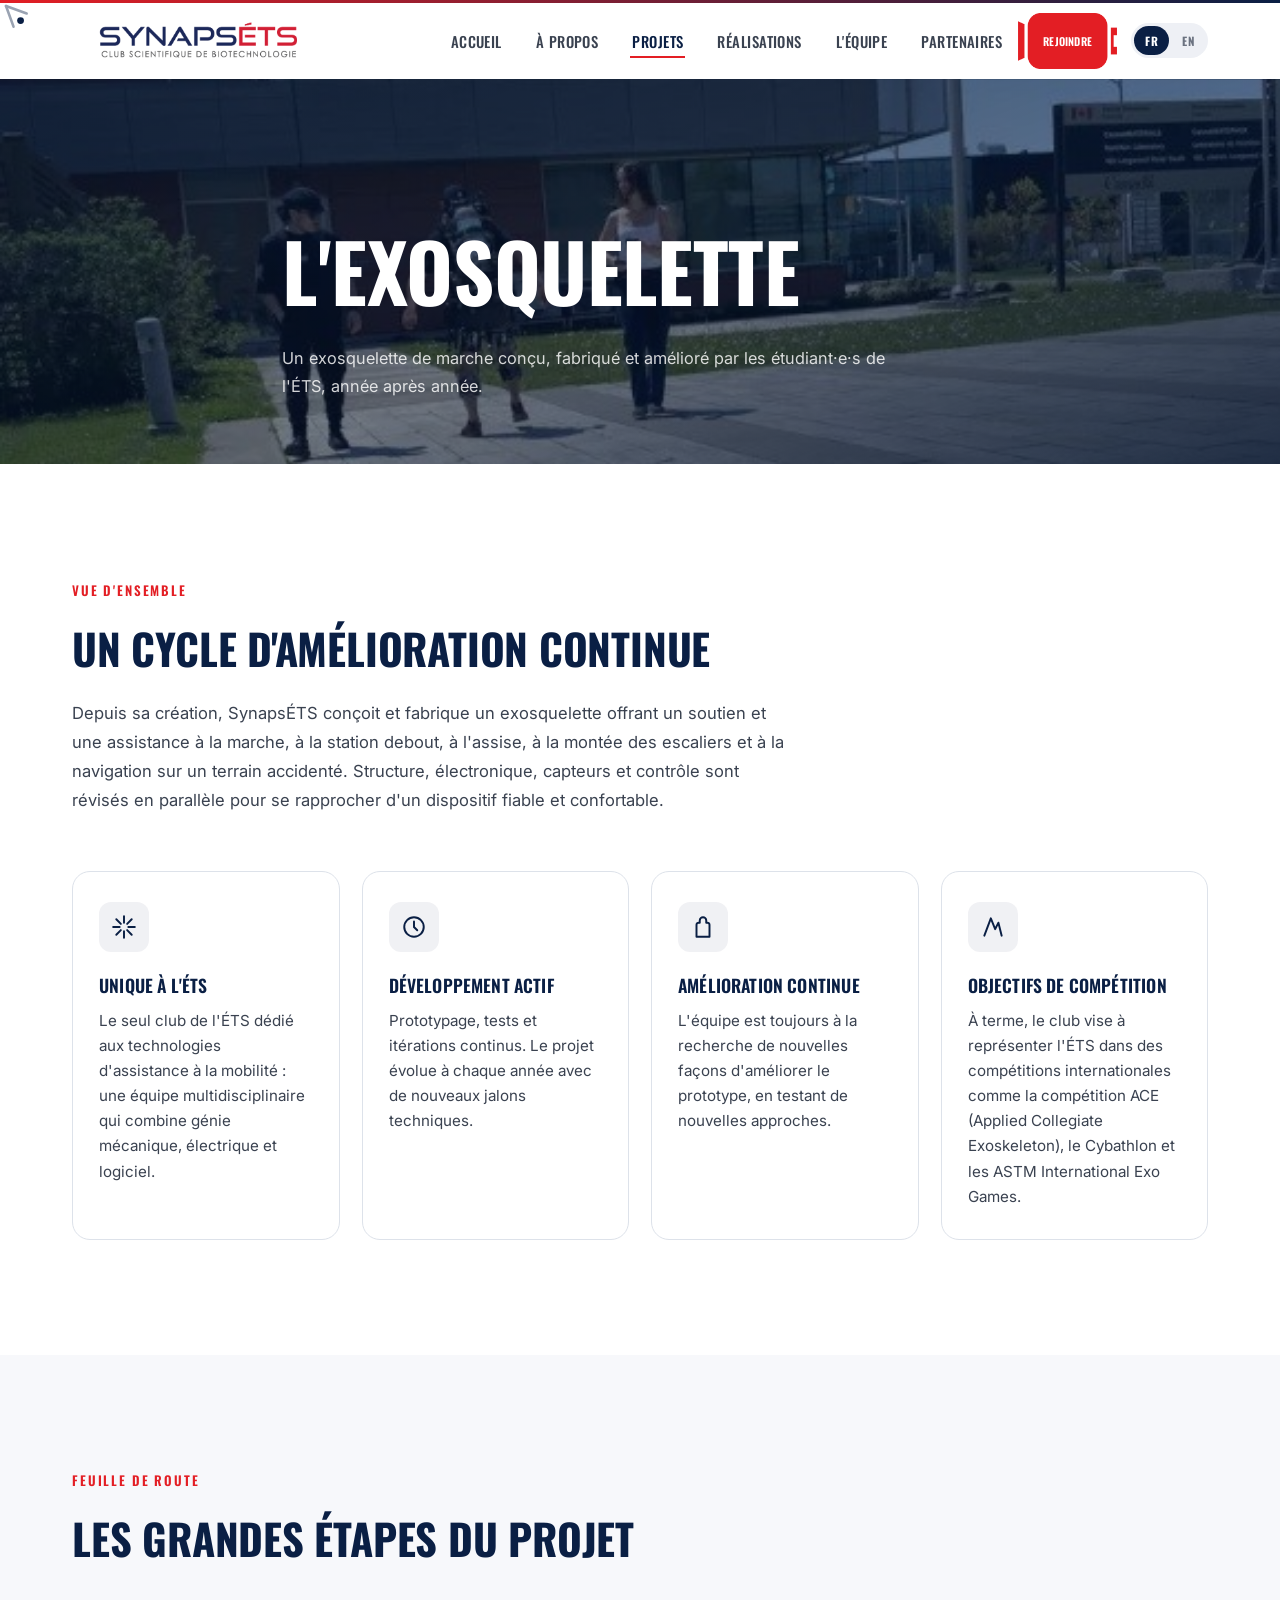
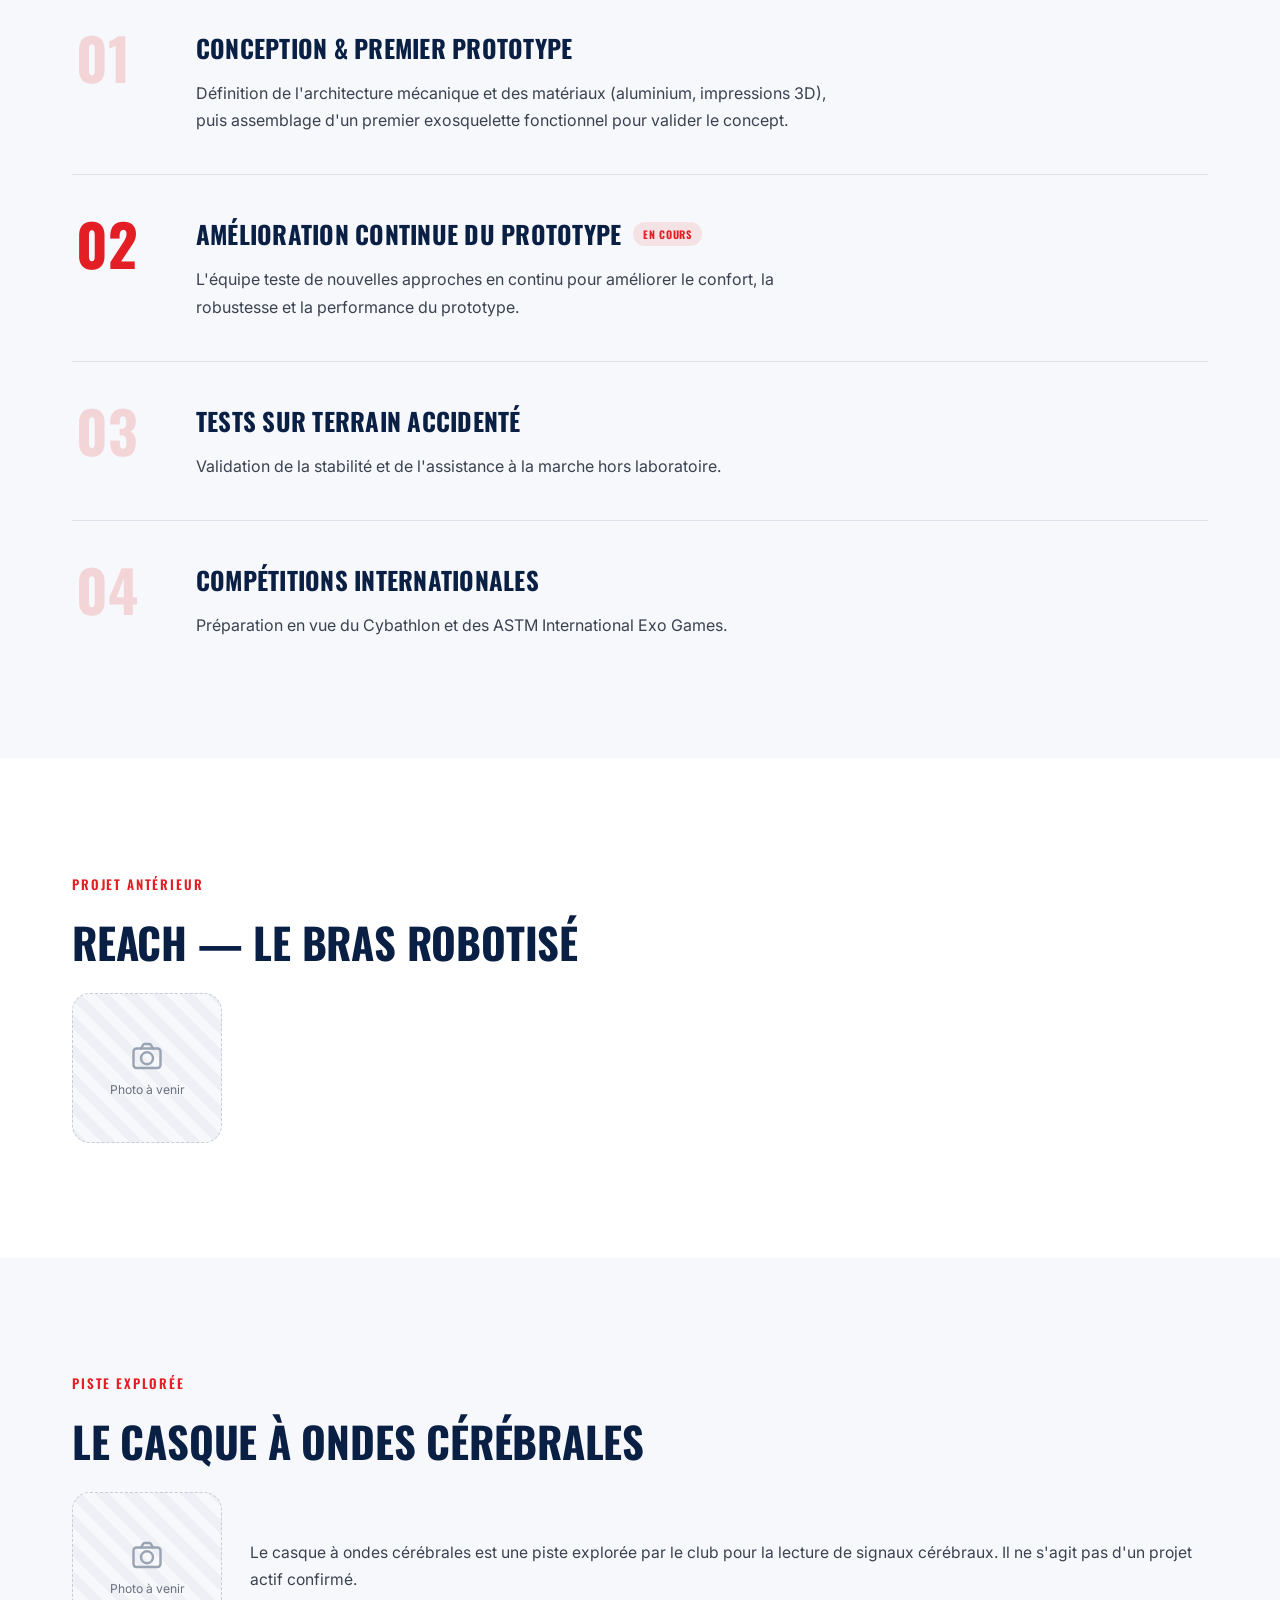
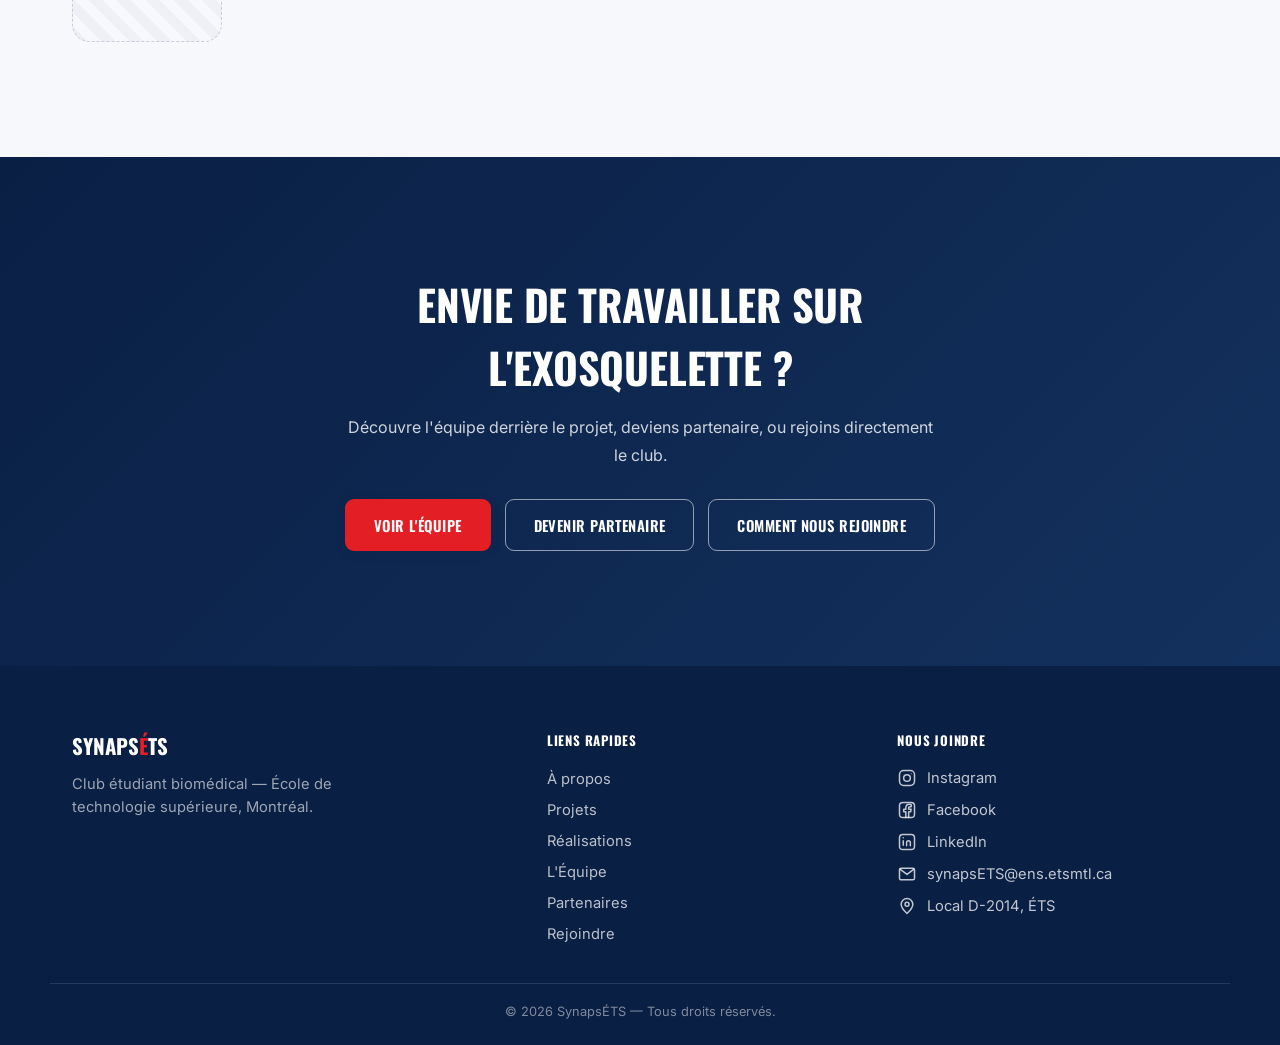
<file: projet.html>
<!DOCTYPE html>
<html lang="fr">
<head>
<meta charset="UTF-8">
<meta name="viewport" content="width=device-width, initial-scale=1.0">
<title>Le Projet — SynapsÉTS | Exosquelette biomédical ÉTS Montréal</title>
<meta name="description" content="Découvrez l'exosquelette d'assistance à la marche développé par SynapsÉTS, ainsi que les autres projets explorés par le club.">
<link rel="icon" type="image/png" href="assets/favicon.png">
<link rel="preconnect" href="https://fonts.googleapis.com">
<link rel="preconnect" href="https://fonts.gstatic.com" crossorigin>
<link rel="stylesheet" href="https://fonts.googleapis.com/css2?family=Oswald:wght@500;600;700&family=Inter:wght@400;500;600;700&display=swap">
<link rel="stylesheet" href="css/style.css">
</head>
<body>

<a class="skip-link" href="#main">Aller au contenu principal</a>
<div class="top-bar"></div>

<header class="site-header" id="header">
  <div class="container header-inner">
    <a href="index.html" class="brand" aria-label="SynapsÉTS — Accueil">
      <img src="assets/logo.webp" alt="SynapsÉTS — Club scientifique de biotechnologie" class="brand-logo">
    </a>

    <div class="header-right">
      <nav class="main-nav" aria-label="Navigation principale">
        <ul>
          <li><a href="index.html" data-i18n="nav.home">Accueil</a></li>
          <li><a href="apropos.html" data-i18n="nav.about">À propos</a></li>
          <li><a href="projet.html" aria-current="page" data-i18n="nav.project">Projets</a></li>
          <li><a href="realisations.html" data-i18n="nav.achievements">Réalisations</a></li>
          <li><a href="equipe.html" data-i18n="nav.team">L'Équipe</a></li>
          <li><a href="partenaires.html" data-i18n="nav.partners">Partenaires</a></li>
        </ul>
      </nav>

      <a href="rejoindre.html" class="btn btn-primary btn-nav">
        <span class="btn-nav-label" data-i18n="nav.join">Rejoindre</span>
      </a>

      <div class="lang-switch" role="group" aria-label="Choix de la langue / Language selector">
        <button type="button" class="lang-btn" data-lang="fr" aria-pressed="true">FR</button>
        <button type="button" class="lang-btn" data-lang="en" aria-pressed="false">EN</button>
      </div>

      <button class="nav-toggle" id="nav-toggle" aria-expanded="false" aria-controls="mobile-nav" aria-label="Ouvrir le menu">
        <span></span><span></span><span></span>
      </button>
    </div>
  </div>

  <div class="mobile-nav-panel" id="mobile-nav">
    <ul>
      <li><a href="index.html" data-i18n="nav.home">Accueil</a></li>
      <li><a href="apropos.html" data-i18n="nav.about">À propos</a></li>
      <li><a href="projet.html" aria-current="page" data-i18n="nav.project">Projets</a></li>
      <li><a href="realisations.html" data-i18n="nav.achievements">Réalisations</a></li>
      <li><a href="equipe.html" data-i18n="nav.team">L'Équipe</a></li>
      <li><a href="partenaires.html" data-i18n="nav.partners">Partenaires</a></li>
      <li><a href="rejoindre.html" data-i18n="nav.join">Rejoindre</a></li>
    </ul>
  </div>
</header>

<main id="main">

  <section class="page-hero page-hero-photo">
    <div class="container page-hero-inner">
      <h1 class="page-hero-title page-hero-title-xl" data-reveal data-i18n="project.hero.title">L'Exosquelette</h1>
      <p class="page-hero-lead" data-reveal data-i18n="project.hero.lead">
        Un exosquelette de marche conçu, fabriqué et amélioré par les étudiant·e·s de l'ÉTS, année
        après année.
      </p>
    </div>
  </section>

  <!-- Barre de progression de scroll : apparaît une fois le hero dépassé,
       se remplit selon la position dans #roadmap, disparaît après la
       dernière étape. Voir js/roadmap-progress.js. -->
  <div class="roadmap-progress" id="roadmap-progress" aria-hidden="true">
    <div class="roadmap-progress-fill" id="roadmap-progress-fill"></div>
  </div>

  <section class="section">
    <div class="container">
      <p class="section-tag" data-reveal data-i18n="project.intro.tag">Vue d'ensemble</p>
      <h2 data-reveal data-i18n="project.intro.title">Un cycle d'amélioration continue</h2>
      <p class="section-lead" data-reveal data-i18n="project.intro.text">
        Depuis sa création, SynapsÉTS conçoit et fabrique un exosquelette offrant un soutien et une
        assistance à la marche, à la station debout, à l'assise, à la montée des escaliers et à la
        navigation sur un terrain accidenté. Structure, électronique, capteurs et contrôle sont révisés
        en parallèle pour se rapprocher d'un dispositif fiable et confortable.
      </p>

      <div class="feature-grid">
        <div class="feature-card" data-reveal>
          <div class="icon-badge" aria-hidden="true">
            <svg viewBox="0 0 24 24" width="26" height="26" fill="none" stroke="currentColor" stroke-width="1.8">
              <path d="M12 2v6M12 16v6M4.9 4.9l4.2 4.2M14.9 14.9l4.2 4.2M2 12h6M16 12h6M4.9 19.1l4.2-4.2M14.9 9.1l4.2-4.2" stroke-linecap="round"/>
            </svg>
          </div>
          <h3 data-i18n="project.feature1.title">Unique à l'ÉTS</h3>
          <p data-i18n="project.feature1.text">Le seul club de l'ÉTS dédié aux technologies d'assistance à la mobilité : une équipe multidisciplinaire qui combine génie mécanique, électrique et logiciel.</p>
        </div>

        <div class="feature-card" data-reveal>
          <div class="icon-badge" aria-hidden="true">
            <svg viewBox="0 0 24 24" width="26" height="26" fill="none" stroke="currentColor" stroke-width="1.8">
              <circle cx="12" cy="12" r="9"/>
              <path d="M12 7v5l3 3" stroke-linecap="round"/>
            </svg>
          </div>
          <h3 data-i18n="project.feature2.title">Développement actif</h3>
          <p data-i18n="project.feature2.text">Prototypage, tests et itérations continus. Le projet évolue à chaque année avec de nouveaux jalons techniques.</p>
        </div>

        <div class="feature-card" data-reveal>
          <div class="icon-badge" aria-hidden="true">
            <svg viewBox="0 0 24 24" width="26" height="26" fill="none" stroke="currentColor" stroke-width="1.8">
              <path d="M6 21V10a2 2 0 0 1 2-2h1M18 21V10a2 2 0 0 0-2-2h-1M9 8V6a3 3 0 0 1 6 0v2M6 21h12" stroke-linecap="round" stroke-linejoin="round"/>
            </svg>
          </div>
          <h3 data-i18n="project.feature3.title">Amélioration continue</h3>
          <p data-i18n="project.feature3.text">L'équipe est toujours à la recherche de nouvelles façons d'améliorer le prototype, en testant de nouvelles approches.</p>
        </div>

        <div class="feature-card" data-reveal>
          <div class="icon-badge" aria-hidden="true">
            <svg viewBox="0 0 24 24" width="26" height="26" fill="none" stroke="currentColor" stroke-width="1.8">
              <path d="M4 20l6-16 4 10 3-6 3 12" stroke-linecap="round" stroke-linejoin="round"/>
            </svg>
          </div>
          <h3 data-i18n="project.feature4.title">Objectifs de compétition</h3>
          <p data-i18n="project.feature4.text">À terme, le club vise à représenter l'ÉTS dans des compétitions internationales comme la compétition ACE (Applied Collegiate Exoskeleton), le Cybathlon et les ASTM International Exo Games.</p>
        </div>
      </div>
    </div>
  </section>

  <section class="section alt-bg" id="roadmap">
    <div class="container">
      <p class="section-tag" data-reveal data-i18n="project.timeline.tag">Feuille de route</p>
      <h2 data-reveal data-i18n="project.timeline.title">Les grandes étapes du projet</h2>

      <div class="roadmap-steps">
        <div class="roadmap-step" data-reveal>
          <div class="roadmap-step-number">01</div>
          <div class="roadmap-step-body">
            <h3 data-i18n="project.step1.title">Conception & premier prototype</h3>
            <p data-i18n="project.step1.text">Définition de l'architecture mécanique et des matériaux (aluminium, impressions 3D), puis assemblage d'un premier exosquelette fonctionnel pour valider le concept.</p>
          </div>
        </div>

        <div class="roadmap-step is-current" data-reveal>
          <div class="roadmap-step-number">02</div>
          <div class="roadmap-step-body">
            <h3><span data-i18n="project.step2.title">Amélioration continue du prototype</span> <span class="timeline-tag-current" data-i18n="project.step2.badge">En cours</span></h3>
            <p data-i18n="project.step2.text">L'équipe teste de nouvelles approches en continu pour améliorer le confort, la robustesse et la performance du prototype.</p>
          </div>
        </div>

        <div class="roadmap-step" data-reveal>
          <div class="roadmap-step-number">03</div>
          <div class="roadmap-step-body">
            <h3 data-i18n="project.step3.title">Tests sur terrain accidenté</h3>
            <p data-i18n="project.step3.text">Validation de la stabilité et de l'assistance à la marche hors laboratoire.</p>
          </div>
        </div>

        <div class="roadmap-step" data-reveal>
          <div class="roadmap-step-number">04</div>
          <div class="roadmap-step-body">
            <h3 data-i18n="project.step4.title">Compétitions internationales</h3>
            <p data-i18n="project.step4.text">Préparation en vue du Cybathlon et des ASTM International Exo Games.</p>
          </div>
        </div>
      </div>
    </div>
  </section>

  <!-- Autres projets du club (anciens / pistes explorées) -->
  <section class="section">
    <div class="container">
      <p class="section-tag" data-reveal data-i18n="project.reach.tag">Projet antérieur</p>
      <h2 data-reveal data-i18n="project.reach.title">Reach — le bras robotisé</h2>

      <div class="legacy-project">
        <div class="placeholder-photo" data-reveal aria-hidden="true">
          <svg viewBox="0 0 24 24" width="36" height="36" fill="none" stroke="currentColor" stroke-width="1.6">
            <rect x="3" y="7" width="18" height="13" rx="2"/>
            <path d="M8 7l1.4-2.4a1 1 0 0 1 .9-.6h3.4a1 1 0 0 1 .9.6L16 7" stroke-linecap="round" stroke-linejoin="round"/>
            <circle cx="12" cy="13.5" r="4"/>
          </svg>
          <span data-i18n="project.photoSoon">Photo à venir</span>
        </div>
        <p class="legacy-project-text" data-reveal data-i18n="project.reach.text">
          Reach était un bras robotisé d'assistance, un projet antérieur du club exploré avant l'exosquelette actuel.
        </p>
      </div>
    </div>
  </section>

  <section class="section alt-bg">
    <div class="container">
      <p class="section-tag" data-reveal data-i18n="project.headset.tag">Piste explorée</p>
      <h2 data-reveal data-i18n="project.headset.title">Le casque à ondes cérébrales</h2>

      <div class="legacy-project">
        <div class="placeholder-photo" data-reveal aria-hidden="true">
          <svg viewBox="0 0 24 24" width="36" height="36" fill="none" stroke="currentColor" stroke-width="1.6">
            <rect x="3" y="7" width="18" height="13" rx="2"/>
            <path d="M8 7l1.4-2.4a1 1 0 0 1 .9-.6h3.4a1 1 0 0 1 .9.6L16 7" stroke-linecap="round" stroke-linejoin="round"/>
            <circle cx="12" cy="13.5" r="4"/>
          </svg>
          <span data-i18n="project.photoSoon">Photo à venir</span>
        </div>
        <p class="legacy-project-text" data-reveal data-i18n="project.headset.text">
          Le casque à ondes cérébrales est une piste explorée par le club pour la lecture de signaux cérébraux. Il ne s'agit pas d'un projet actif confirmé.
        </p>
      </div>
    </div>
  </section>

  <section class="section cta-banner">
    <div class="container cta-banner-inner">
      <h2 data-reveal data-i18n="project.cta.title">Envie de travailler sur l'exosquelette ?</h2>
      <p data-reveal data-i18n="project.cta.text">Découvre l'équipe derrière le projet ou deviens partenaire pour financer les prochaines étapes.</p>
      <div class="cta-banner-actions" data-reveal>
        <a href="equipe.html" class="btn btn-primary" data-i18n="project.cta.button1">Voir l'équipe</a>
        <a href="partenaires.html" class="btn btn-outline-light" data-i18n="project.cta.button2">Devenir partenaire</a>
        <a href="rejoindre.html" class="btn btn-outline-light" data-i18n="project.cta.button3">Comment nous rejoindre</a>
      </div>
    </div>
  </section>

</main>

<footer class="site-footer" id="contact">
  <div class="container footer-inner">
    <div class="footer-brand">
      <span class="footer-brand-name">Synaps<span class="accent">É</span>TS</span>
      <p data-i18n="footer.tagline">Club étudiant biomédical — École de technologie supérieure, Montréal.</p>
    </div>

    <div class="footer-links">
      <h3 data-i18n="footer.quicklinksTitle">Liens rapides</h3>
      <ul class="footer-quicklinks">
        <li><a href="apropos.html" data-i18n="nav.about">À propos</a></li>
        <li><a href="projet.html" data-i18n="nav.project">Projets</a></li>
        <li><a href="realisations.html" data-i18n="nav.achievements">Réalisations</a></li>
        <li><a href="equipe.html" data-i18n="nav.team">L'Équipe</a></li>
        <li><a href="partenaires.html" data-i18n="nav.partners">Partenaires</a></li>
        <li><a href="rejoindre.html" data-i18n="nav.join">Rejoindre</a></li>
      </ul>
    </div>

    <div class="footer-links">
      <h3 data-i18n="footer.followTitle">Nous joindre</h3>
      <ul class="social-list">
        <li>
          <a href="https://www.instagram.com/synaps_ets?stkn=Mm44cDA2M2xpemRr&amp;utm_source=qr" target="_blank" rel="noopener noreferrer" aria-label="Instagram de SynapsÉTS">
            <svg viewBox="0 0 24 24" width="20" height="20" fill="none" stroke="currentColor" stroke-width="1.8">
              <rect x="3" y="3" width="18" height="18" rx="5"/>
              <circle cx="12" cy="12" r="4"/>
              <circle cx="17.2" cy="6.8" r="0.6" fill="currentColor" stroke="none"/>
            </svg>
            <span>Instagram</span>
          </a>
        </li>
        <li>
          <a href="https://www.facebook.com/ClubSynapsETS/" target="_blank" rel="noopener noreferrer" aria-label="Facebook de SynapsÉTS">
            <svg viewBox="0 0 24 24" width="20" height="20" fill="none" stroke="currentColor" stroke-width="1.8">
              <rect x="3" y="3" width="18" height="18" rx="4"/>
              <path d="M14 21v-7h2.5l.5-3H14V9.5c0-.9.3-1.5 1.7-1.5H17V5.3c-.3 0-1.3-.1-2.4-.1-2.4 0-4 1.5-4 4.2V11H8v3h2.6v7" stroke-linecap="round" stroke-linejoin="round"/>
            </svg>
            <span>Facebook</span>
          </a>
        </li>
        <li>
          <a href="https://www.linkedin.com/company/synapsets/?originalSubdomain=ca" target="_blank" rel="noopener noreferrer" aria-label="LinkedIn de SynapsÉTS">
            <svg viewBox="0 0 24 24" width="20" height="20" fill="none" stroke="currentColor" stroke-width="1.8">
              <rect x="3" y="3" width="18" height="18" rx="4"/>
              <line x1="7.5" y1="10" x2="7.5" y2="16.5"/>
              <circle cx="7.5" cy="7" r="0.9" fill="currentColor" stroke="none"/>
              <path d="M11.5 16.5V12.8c0-1.3 1-2.3 2.3-2.3s2.2 1 2.2 2.3v3.7" stroke-linecap="round"/>
            </svg>
            <span>LinkedIn</span>
          </a>
        </li>
        <li>
          <a href="mailto:synapsETS@ens.etsmtl.ca">
            <svg viewBox="0 0 24 24" width="20" height="20" fill="none" stroke="currentColor" stroke-width="1.8">
              <rect x="3" y="5" width="18" height="14" rx="2"/>
              <path d="M4 6.5l8 6 8-6" stroke-linecap="round" stroke-linejoin="round"/>
            </svg>
            <span>synapsETS@ens.etsmtl.ca</span>
          </a>
        </li>
        <li class="social-list-item">
          <svg viewBox="0 0 24 24" width="20" height="20" fill="none" stroke="currentColor" stroke-width="1.8" aria-hidden="true">
            <path d="M12 21s-7-6.2-7-11a7 7 0 0 1 14 0c0 4.8-7 11-7 11z" stroke-linejoin="round"/>
            <circle cx="12" cy="10" r="2.4"/>
          </svg>
          <span data-i18n="footer.address">Local D-2014, ÉTS</span>
        </li>
      </ul>
    </div>
  </div>
  <div class="container footer-bottom">
    <p>&copy; <span id="year"></span> SynapsÉTS — <span data-i18n="footer.rights">Tous droits réservés.</span></p>
  </div>
</footer>

<script src="js/i18n.js"></script>
<script src="js/main.js"></script>
<script src="js/roadmap-progress.js"></script>
</body>
</html>
</file>
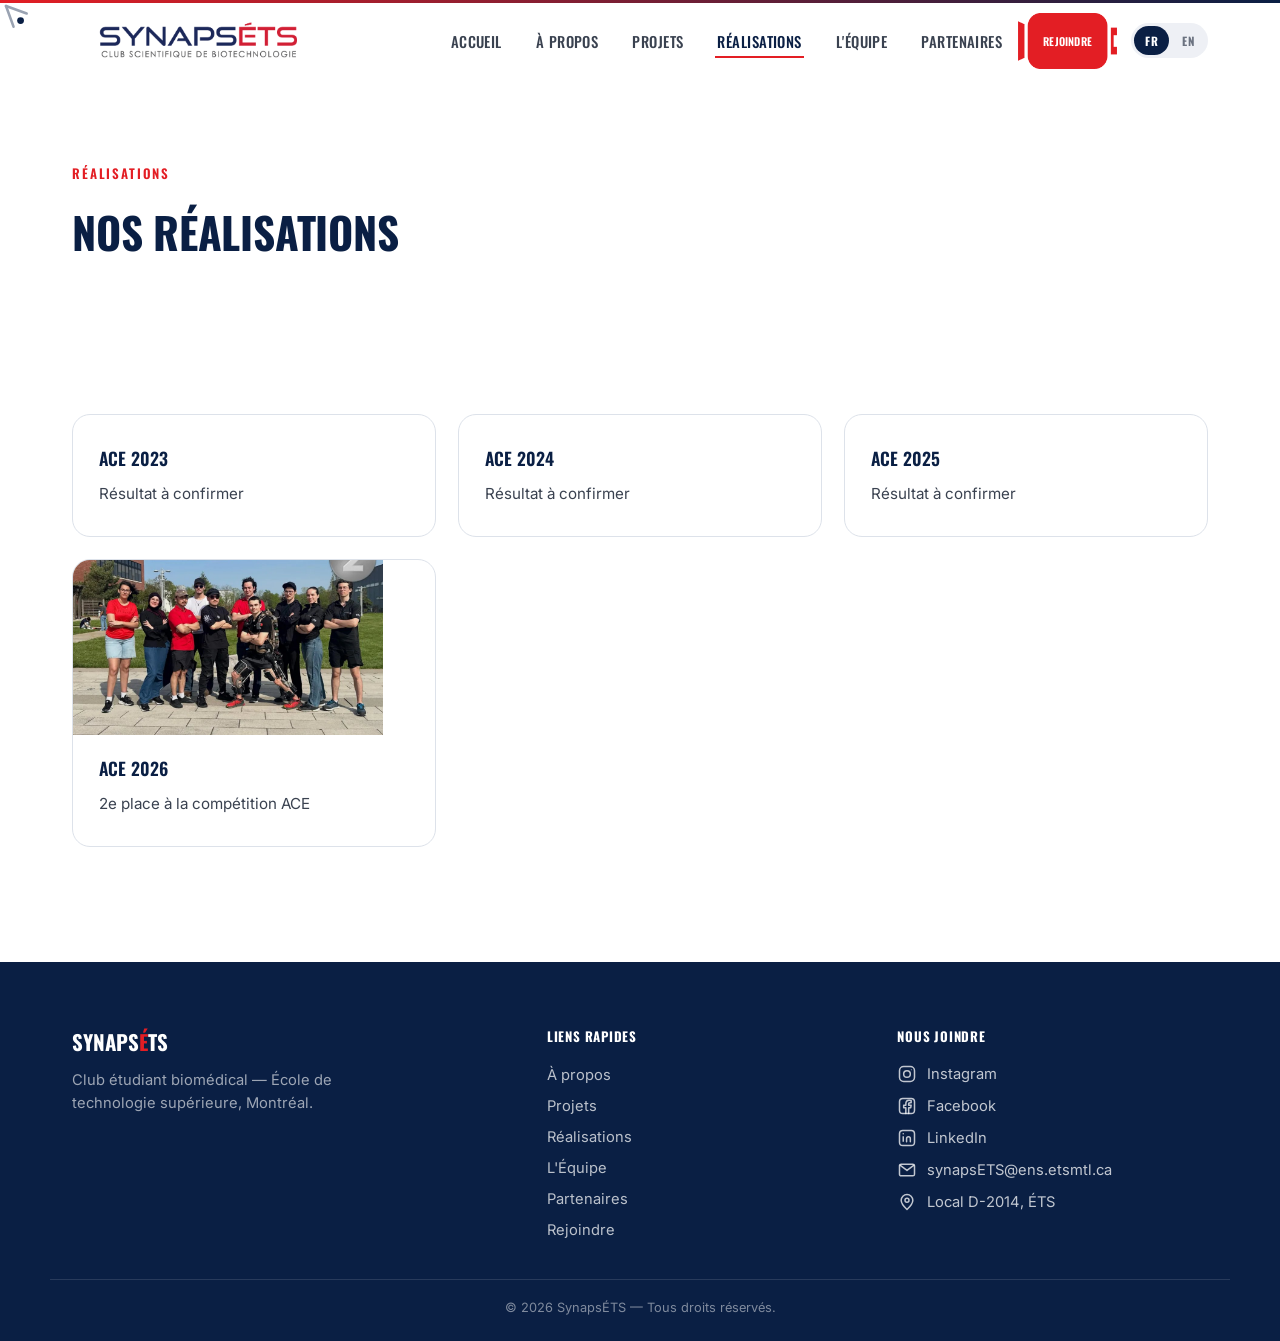
<file: realisations.html>
<!DOCTYPE html>
<html lang="fr">
<head>
<meta charset="UTF-8">
<meta name="viewport" content="width=device-width, initial-scale=1.0">
<title>Réalisations — SynapsÉTS | Club biomédical ÉTS Montréal</title>
<meta name="description" content="Les éditions de la compétition ACE auxquelles SynapsÉTS a participé, le seul club étudiant biomédical de l'ÉTS Montréal.">
<link rel="icon" type="image/png" href="assets/favicon.png">
<link rel="preconnect" href="https://fonts.googleapis.com">
<link rel="preconnect" href="https://fonts.gstatic.com" crossorigin>
<link rel="stylesheet" href="https://fonts.googleapis.com/css2?family=Oswald:wght@500;600;700&family=Inter:wght@400;500;600;700&display=swap">
<link rel="stylesheet" href="css/style.css">
</head>
<body>

<a class="skip-link" href="#main">Aller au contenu principal</a>
<div class="top-bar"></div>

<header class="site-header" id="header">
  <div class="container header-inner">
    <a href="index.html" class="brand" aria-label="SynapsÉTS — Accueil">
      <img src="assets/logo.webp" alt="SynapsÉTS — Club scientifique de biotechnologie" class="brand-logo">
    </a>

    <div class="header-right">
      <nav class="main-nav" aria-label="Navigation principale">
        <ul>
          <li><a href="index.html" data-i18n="nav.home">Accueil</a></li>
          <li><a href="apropos.html" data-i18n="nav.about">À propos</a></li>
          <li><a href="projet.html" data-i18n="nav.project">Projets</a></li>
          <li><a href="realisations.html" aria-current="page" data-i18n="nav.achievements">Réalisations</a></li>
          <li><a href="equipe.html" data-i18n="nav.team">L'Équipe</a></li>
          <li><a href="partenaires.html" data-i18n="nav.partners">Partenaires</a></li>
        </ul>
      </nav>

      <a href="rejoindre.html" class="btn btn-primary btn-nav">
        <span class="btn-nav-label" data-i18n="nav.join">Rejoindre</span>
      </a>

      <div class="lang-switch" role="group" aria-label="Choix de la langue / Language selector">
        <button type="button" class="lang-btn" data-lang="fr" aria-pressed="true">FR</button>
        <button type="button" class="lang-btn" data-lang="en" aria-pressed="false">EN</button>
      </div>

      <button class="nav-toggle" id="nav-toggle" aria-expanded="false" aria-controls="mobile-nav" aria-label="Ouvrir le menu">
        <span></span><span></span><span></span>
      </button>
    </div>
  </div>

  <div class="mobile-nav-panel" id="mobile-nav">
    <ul>
      <li><a href="index.html" data-i18n="nav.home">Accueil</a></li>
      <li><a href="apropos.html" data-i18n="nav.about">À propos</a></li>
      <li><a href="projet.html" data-i18n="nav.project">Projets</a></li>
      <li><a href="realisations.html" aria-current="page" data-i18n="nav.achievements">Réalisations</a></li>
      <li><a href="equipe.html" data-i18n="nav.team">L'Équipe</a></li>
      <li><a href="partenaires.html" data-i18n="nav.partners">Partenaires</a></li>
      <li><a href="rejoindre.html" data-i18n="nav.join">Rejoindre</a></li>
    </ul>
  </div>
</header>

<main id="main">

  <section class="team-page-hero">
    <div class="container">
      <p class="section-tag" data-reveal data-i18n="achievements.tag">Réalisations</p>
      <h1 class="team-hero-title" data-reveal data-i18n="achievements.title">Nos réalisations</h1>
    </div>
  </section>

  <section class="section">
    <div class="container">
      <!-- Résultats précis par année à confirmer avant publication finale.
           Vérifier aussi si une édition plus récente (ex. ACE 2026) est
           confirmée avant de l'ajouter ici. -->
      <div class="feature-grid results-grid">
        <div class="feature-card" data-reveal>
          <h3 data-i18n="achievements.ace2023.title">ACE 2023</h3>
          <p data-i18n="achievements.ace2023.result">Résultat à confirmer</p>
        </div>
        <div class="feature-card" data-reveal>
          <h3 data-i18n="achievements.ace2024.title">ACE 2024</h3>
          <p data-i18n="achievements.ace2024.result">Résultat à confirmer</p>
        </div>
        <div class="feature-card" data-reveal>
          <h3 data-i18n="achievements.ace2025.title">ACE 2025</h3>
          <p data-i18n="achievements.ace2025.result">Résultat à confirmer</p>
        </div>
        <div class="feature-card achievement-card-photo" data-reveal>
          <!-- assets/photos/ace2026.jpg contient en surimpression un logo
               "ACE 2026" et un visuel de médaille ajoutés par un tiers (pas
               des éléments du club). Le recadrage ci-dessous (aspect-ratio +
               object-position) exclut autant que possible cette bande du
               haut, mais s'il reste visible à l'usage, il faudra une version
               recadrée de la photo ou une photo sans ces éléments. -->
          <img src="assets/photos/ace2026.jpg" alt="Membres du club lors de la compétition ACE 2026" loading="lazy" class="achievement-card-img">
          <h3 data-i18n="achievements.ace2026.title">ACE 2026</h3>
          <p data-i18n="achievements.ace2026.result">2e place à la compétition ACE</p>
        </div>
      </div>
    </div>
  </section>

</main>

<footer class="site-footer" id="contact">
  <div class="container footer-inner">
    <div class="footer-brand">
      <span class="footer-brand-name">Synaps<span class="accent">É</span>TS</span>
      <p data-i18n="footer.tagline">Club étudiant biomédical — École de technologie supérieure, Montréal.</p>
    </div>

    <div class="footer-links">
      <h3 data-i18n="footer.quicklinksTitle">Liens rapides</h3>
      <ul class="footer-quicklinks">
        <li><a href="apropos.html" data-i18n="nav.about">À propos</a></li>
        <li><a href="projet.html" data-i18n="nav.project">Projets</a></li>
        <li><a href="realisations.html" data-i18n="nav.achievements">Réalisations</a></li>
        <li><a href="equipe.html" data-i18n="nav.team">L'Équipe</a></li>
        <li><a href="partenaires.html" data-i18n="nav.partners">Partenaires</a></li>
        <li><a href="rejoindre.html" data-i18n="nav.join">Rejoindre</a></li>
      </ul>
    </div>

    <div class="footer-links">
      <h3 data-i18n="footer.followTitle">Nous joindre</h3>
      <ul class="social-list">
        <li>
          <a href="https://www.instagram.com/synaps_ets?stkn=Mm44cDA2M2xpemRr&amp;utm_source=qr" target="_blank" rel="noopener noreferrer" aria-label="Instagram de SynapsÉTS">
            <svg viewBox="0 0 24 24" width="20" height="20" fill="none" stroke="currentColor" stroke-width="1.8">
              <rect x="3" y="3" width="18" height="18" rx="5"/>
              <circle cx="12" cy="12" r="4"/>
              <circle cx="17.2" cy="6.8" r="0.6" fill="currentColor" stroke="none"/>
            </svg>
            <span>Instagram</span>
          </a>
        </li>
        <li>
          <a href="https://www.facebook.com/ClubSynapsETS/" target="_blank" rel="noopener noreferrer" aria-label="Facebook de SynapsÉTS">
            <svg viewBox="0 0 24 24" width="20" height="20" fill="none" stroke="currentColor" stroke-width="1.8">
              <rect x="3" y="3" width="18" height="18" rx="4"/>
              <path d="M14 21v-7h2.5l.5-3H14V9.5c0-.9.3-1.5 1.7-1.5H17V5.3c-.3 0-1.3-.1-2.4-.1-2.4 0-4 1.5-4 4.2V11H8v3h2.6v7" stroke-linecap="round" stroke-linejoin="round"/>
            </svg>
            <span>Facebook</span>
          </a>
        </li>
        <li>
          <a href="https://www.linkedin.com/company/synapsets/?originalSubdomain=ca" target="_blank" rel="noopener noreferrer" aria-label="LinkedIn de SynapsÉTS">
            <svg viewBox="0 0 24 24" width="20" height="20" fill="none" stroke="currentColor" stroke-width="1.8">
              <rect x="3" y="3" width="18" height="18" rx="4"/>
              <line x1="7.5" y1="10" x2="7.5" y2="16.5"/>
              <circle cx="7.5" cy="7" r="0.9" fill="currentColor" stroke="none"/>
              <path d="M11.5 16.5V12.8c0-1.3 1-2.3 2.3-2.3s2.2 1 2.2 2.3v3.7" stroke-linecap="round"/>
            </svg>
            <span>LinkedIn</span>
          </a>
        </li>
        <li>
          <a href="mailto:synapsETS@ens.etsmtl.ca">
            <svg viewBox="0 0 24 24" width="20" height="20" fill="none" stroke="currentColor" stroke-width="1.8">
              <rect x="3" y="5" width="18" height="14" rx="2"/>
              <path d="M4 6.5l8 6 8-6" stroke-linecap="round" stroke-linejoin="round"/>
            </svg>
            <span>synapsETS@ens.etsmtl.ca</span>
          </a>
        </li>
        <li class="social-list-item">
          <svg viewBox="0 0 24 24" width="20" height="20" fill="none" stroke="currentColor" stroke-width="1.8" aria-hidden="true">
            <path d="M12 21s-7-6.2-7-11a7 7 0 0 1 14 0c0 4.8-7 11-7 11z" stroke-linejoin="round"/>
            <circle cx="12" cy="10" r="2.4"/>
          </svg>
          <span data-i18n="footer.address">Local D-2014, ÉTS</span>
        </li>
      </ul>
    </div>
  </div>
  <div class="container footer-bottom">
    <p>&copy; <span id="year"></span> SynapsÉTS — <span data-i18n="footer.rights">Tous droits réservés.</span></p>
  </div>
</footer>

<script src="js/i18n.js"></script>
<script src="js/main.js"></script>
</body>
</html>
</file>
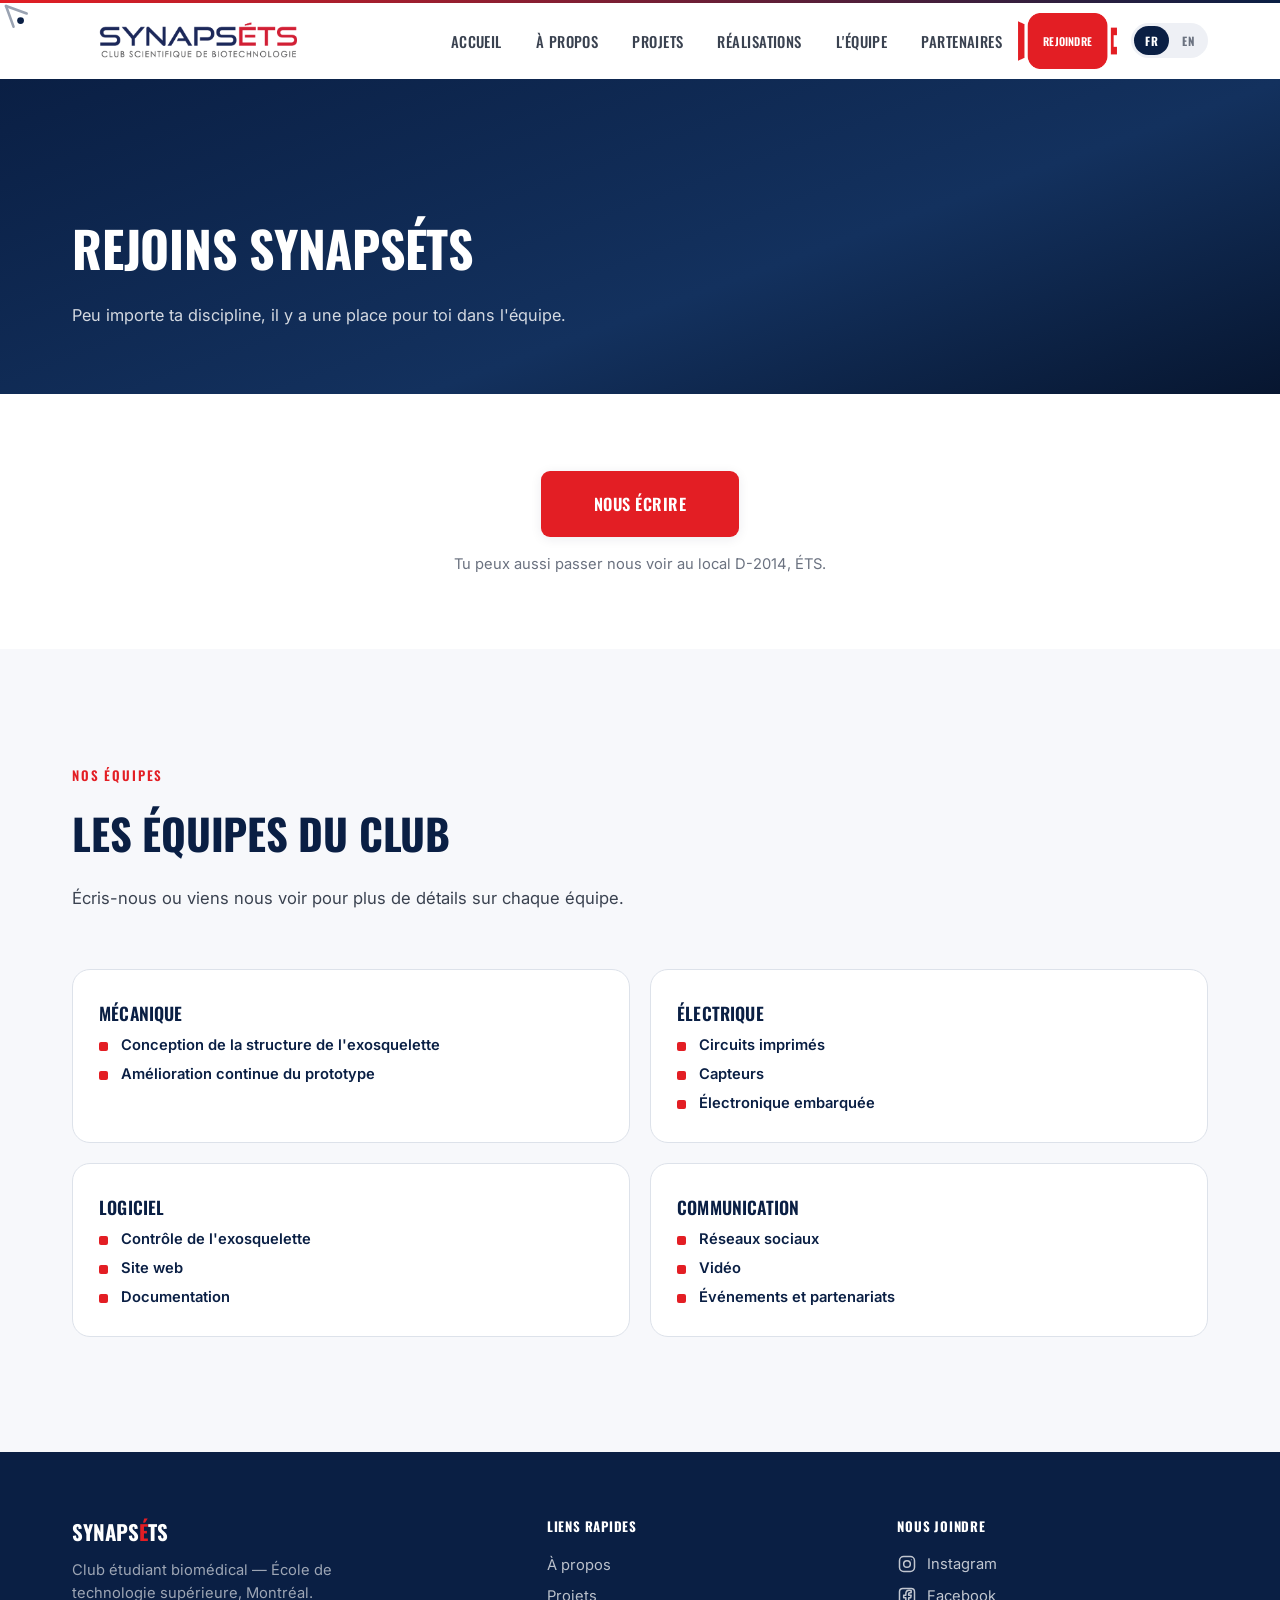
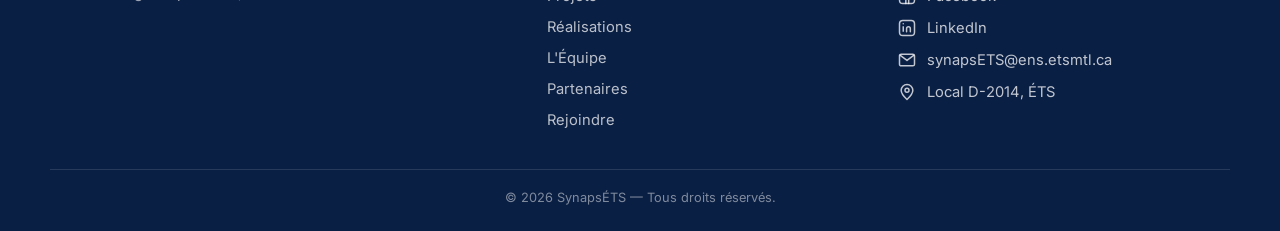
<file: rejoindre.html>
<!DOCTYPE html>
<html lang="fr">
<head>
<meta charset="UTF-8">
<meta name="viewport" content="width=device-width, initial-scale=1.0">
<title>Rejoindre — SynapsÉTS | Club biomédical ÉTS Montréal</title>
<meta name="description" content="Rejoins SynapsÉTS : écris-nous pour devenir membre, ou viens nous voir au local D-2014 de l'ÉTS.">
<link rel="icon" type="image/png" href="assets/favicon.png">
<link rel="preconnect" href="https://fonts.googleapis.com">
<link rel="preconnect" href="https://fonts.gstatic.com" crossorigin>
<link rel="stylesheet" href="https://fonts.googleapis.com/css2?family=Oswald:wght@500;600;700&family=Inter:wght@400;500;600;700&display=swap">
<link rel="stylesheet" href="css/style.css">
</head>
<body>

<a class="skip-link" href="#main">Aller au contenu principal</a>
<div class="top-bar"></div>

<header class="site-header" id="header">
  <div class="container header-inner">
    <a href="index.html" class="brand" aria-label="SynapsÉTS — Accueil">
      <img src="assets/logo.webp" alt="SynapsÉTS — Club scientifique de biotechnologie" class="brand-logo">
    </a>

    <div class="header-right">
      <nav class="main-nav" aria-label="Navigation principale">
        <ul>
          <li><a href="index.html" data-i18n="nav.home">Accueil</a></li>
          <li><a href="apropos.html" data-i18n="nav.about">À propos</a></li>
          <li><a href="projet.html" data-i18n="nav.project">Projets</a></li>
          <li><a href="realisations.html" data-i18n="nav.achievements">Réalisations</a></li>
          <li><a href="equipe.html" data-i18n="nav.team">L'Équipe</a></li>
          <li><a href="partenaires.html" data-i18n="nav.partners">Partenaires</a></li>
        </ul>
      </nav>

      <a href="rejoindre.html" class="btn btn-primary btn-nav" aria-current="page">
        <span class="btn-nav-label" data-i18n="nav.join">Rejoindre</span>
      </a>

      <div class="lang-switch" role="group" aria-label="Choix de la langue / Language selector">
        <button type="button" class="lang-btn" data-lang="fr" aria-pressed="true">FR</button>
        <button type="button" class="lang-btn" data-lang="en" aria-pressed="false">EN</button>
      </div>

      <button class="nav-toggle" id="nav-toggle" aria-expanded="false" aria-controls="mobile-nav" aria-label="Ouvrir le menu">
        <span></span><span></span><span></span>
      </button>
    </div>
  </div>

  <div class="mobile-nav-panel" id="mobile-nav">
    <ul>
      <li><a href="index.html" data-i18n="nav.home">Accueil</a></li>
      <li><a href="apropos.html" data-i18n="nav.about">À propos</a></li>
      <li><a href="projet.html" data-i18n="nav.project">Projets</a></li>
      <li><a href="realisations.html" data-i18n="nav.achievements">Réalisations</a></li>
      <li><a href="equipe.html" data-i18n="nav.team">L'Équipe</a></li>
      <li><a href="partenaires.html" data-i18n="nav.partners">Partenaires</a></li>
      <li><a href="rejoindre.html" aria-current="page" data-i18n="nav.join">Rejoindre</a></li>
    </ul>
  </div>
</header>

<main id="main">

  <section class="page-hero">
    <div class="container">
      <div class="page-hero-inner">
        <h1 class="page-hero-title" data-reveal data-i18n="join.hero.title">Rejoins SynapsÉTS</h1>
        <p class="page-hero-lead" data-reveal data-i18n="join.hero.lead">Peu importe ta discipline, il y a une place pour toi dans l'équipe.</p>
      </div>
    </div>
  </section>

  <section class="section-sm">
    <div class="container join-cta-main" data-reveal>
      <a href="mailto:synapsETS@ens.etsmtl.ca?subject=Je%20veux%20rejoindre%20Synaps%C3%89TS&amp;body=Bonjour%2C%0D%0A%0D%0AJ'aimerais%20rejoindre%20Synaps%C3%89TS.%20Voici%20pourquoi%20%3A%0D%0A%0D%0A%0D%0ALa%20ou%20les%20sections%20qui%20m'int%C3%A9ressent%20(coche%20ou%20pr%C3%A9cise)%20%3A%0D%0A-%20M%C3%A9canique%0D%0A-%20%C3%89lectrique%0D%0A-%20Logiciel%0D%0A-%20Communication%0D%0A%0D%0AMerci%20!" class="btn btn-primary join-cta-button" data-i18n="join.mainCta.button">Nous écrire</a>
      <p class="join-local-note" data-i18n="join.mainCta.local">Tu peux aussi passer nous voir au local D-2014, ÉTS.</p>
    </div>
  </section>

  <section class="section alt-bg">
    <div class="container">
      <p class="section-tag" data-reveal data-i18n="join.teams.tag">Nos équipes</p>
      <h2 data-reveal data-i18n="join.teams.title">Les équipes du club</h2>
      <p class="section-lead" data-reveal data-i18n="join.teams.lead">Écris-nous ou viens nous voir pour plus de détails sur chaque équipe.</p>

      <div class="teams-square-grid">
        <div class="feature-card" data-reveal>
          <h3 data-i18n="join.teams.mec.title">Mécanique</h3>
          <ul class="tier-perks">
            <li data-i18n="join.teams.mec.item1">Conception de la structure de l'exosquelette</li>
            <li data-i18n="join.teams.mec.item2">Amélioration continue du prototype</li>
          </ul>
        </div>
        <div class="feature-card" data-reveal>
          <h3 data-i18n="join.teams.ele.title">Électrique</h3>
          <ul class="tier-perks">
            <li data-i18n="join.teams.ele.item1">Circuits imprimés</li>
            <li data-i18n="join.teams.ele.item2">Capteurs</li>
            <li data-i18n="join.teams.ele.item3">Électronique embarquée</li>
          </ul>
        </div>
        <div class="feature-card" data-reveal>
          <h3 data-i18n="join.teams.log.title">Logiciel</h3>
          <ul class="tier-perks">
            <li data-i18n="join.teams.log.item1">Contrôle de l'exosquelette</li>
            <li data-i18n="join.teams.log.item2">Site web</li>
            <li data-i18n="join.teams.log.item3">Documentation</li>
          </ul>
        </div>
        <div class="feature-card" data-reveal>
          <h3 data-i18n="join.teams.com.title">Communication</h3>
          <ul class="tier-perks">
            <li data-i18n="join.teams.com.item1">Réseaux sociaux</li>
            <li data-i18n="join.teams.com.item2">Vidéo</li>
            <li data-i18n="join.teams.com.item3">Événements et partenariats</li>
          </ul>
        </div>
      </div>
    </div>
  </section>

</main>

<footer class="site-footer" id="contact">
  <div class="container footer-inner">
    <div class="footer-brand">
      <span class="footer-brand-name">Synaps<span class="accent">É</span>TS</span>
      <p data-i18n="footer.tagline">Club étudiant biomédical — École de technologie supérieure, Montréal.</p>
    </div>

    <div class="footer-links">
      <h3 data-i18n="footer.quicklinksTitle">Liens rapides</h3>
      <ul class="footer-quicklinks">
        <li><a href="apropos.html" data-i18n="nav.about">À propos</a></li>
        <li><a href="projet.html" data-i18n="nav.project">Projets</a></li>
        <li><a href="realisations.html" data-i18n="nav.achievements">Réalisations</a></li>
        <li><a href="equipe.html" data-i18n="nav.team">L'Équipe</a></li>
        <li><a href="partenaires.html" data-i18n="nav.partners">Partenaires</a></li>
        <li><a href="rejoindre.html" aria-current="page" data-i18n="nav.join">Rejoindre</a></li>
      </ul>
    </div>

    <div class="footer-links">
      <h3 data-i18n="footer.followTitle">Nous joindre</h3>
      <ul class="social-list">
        <li>
          <a href="https://www.instagram.com/synaps_ets?stkn=Mm44cDA2M2xpemRr&amp;utm_source=qr" target="_blank" rel="noopener noreferrer" aria-label="Instagram de SynapsÉTS">
            <svg viewBox="0 0 24 24" width="20" height="20" fill="none" stroke="currentColor" stroke-width="1.8">
              <rect x="3" y="3" width="18" height="18" rx="5"/>
              <circle cx="12" cy="12" r="4"/>
              <circle cx="17.2" cy="6.8" r="0.6" fill="currentColor" stroke="none"/>
            </svg>
            <span>Instagram</span>
          </a>
        </li>
        <li>
          <a href="https://www.facebook.com/ClubSynapsETS/" target="_blank" rel="noopener noreferrer" aria-label="Facebook de SynapsÉTS">
            <svg viewBox="0 0 24 24" width="20" height="20" fill="none" stroke="currentColor" stroke-width="1.8">
              <rect x="3" y="3" width="18" height="18" rx="4"/>
              <path d="M14 21v-7h2.5l.5-3H14V9.5c0-.9.3-1.5 1.7-1.5H17V5.3c-.3 0-1.3-.1-2.4-.1-2.4 0-4 1.5-4 4.2V11H8v3h2.6v7" stroke-linecap="round" stroke-linejoin="round"/>
            </svg>
            <span>Facebook</span>
          </a>
        </li>
        <li>
          <a href="https://www.linkedin.com/company/synapsets/?originalSubdomain=ca" target="_blank" rel="noopener noreferrer" aria-label="LinkedIn de SynapsÉTS">
            <svg viewBox="0 0 24 24" width="20" height="20" fill="none" stroke="currentColor" stroke-width="1.8">
              <rect x="3" y="3" width="18" height="18" rx="4"/>
              <line x1="7.5" y1="10" x2="7.5" y2="16.5"/>
              <circle cx="7.5" cy="7" r="0.9" fill="currentColor" stroke="none"/>
              <path d="M11.5 16.5V12.8c0-1.3 1-2.3 2.3-2.3s2.2 1 2.2 2.3v3.7" stroke-linecap="round"/>
            </svg>
            <span>LinkedIn</span>
          </a>
        </li>
        <li>
          <a href="mailto:synapsETS@ens.etsmtl.ca">
            <svg viewBox="0 0 24 24" width="20" height="20" fill="none" stroke="currentColor" stroke-width="1.8">
              <rect x="3" y="5" width="18" height="14" rx="2"/>
              <path d="M4 6.5l8 6 8-6" stroke-linecap="round" stroke-linejoin="round"/>
            </svg>
            <span>synapsETS@ens.etsmtl.ca</span>
          </a>
        </li>
        <li class="social-list-item">
          <svg viewBox="0 0 24 24" width="20" height="20" fill="none" stroke="currentColor" stroke-width="1.8" aria-hidden="true">
            <path d="M12 21s-7-6.2-7-11a7 7 0 0 1 14 0c0 4.8-7 11-7 11z" stroke-linejoin="round"/>
            <circle cx="12" cy="10" r="2.4"/>
          </svg>
          <span data-i18n="footer.address">Local D-2014, ÉTS</span>
        </li>
      </ul>
    </div>
  </div>
  <div class="container footer-bottom">
    <p>&copy; <span id="year"></span> SynapsÉTS — <span data-i18n="footer.rights">Tous droits réservés.</span></p>
  </div>
</footer>

<script src="js/i18n.js"></script>
<script src="js/main.js"></script>
</body>
</html>
</file>
<file: css/style.css>
/* =========================================================================
   SynapsÉTS — feuille de style partagée (toutes les pages)
   Palette : bleu marine (#0A1F44) + rouge (#E31E24), fond clair dominant
   Typo : Oswald (titres, condensed/bold) + Inter (texte courant)
   ========================================================================= */

:root {
  --navy: #0A1F44;
  --navy-2: #0e2a5c;
  --navy-3: #13315e;
  --navy-deep: #071630;
  --red: #E31E24;
  --red-2: #c8171c;

  --white: #ffffff;
  --gray-50: #f7f8fb;
  --gray-100: #eef0f5;
  --gray-200: #dde2ea;
  --gray-300: #c7ccd6;
  --gray-400: #9aa3b2;
  --gray-500: #6b7280;
  --gray-700: #3a4250;
  --ink: #0c1220;

  --font-display: "Oswald", "Arial Narrow", "Helvetica Neue", sans-serif;
  --font-body: "Inter", -apple-system, BlinkMacSystemFont, "Segoe UI", Roboto, sans-serif;

  --container-w: 1180px;
  --radius-lg: 18px;
  --radius-md: 12px;
  --radius-sm: 8px;
  --radius-btn: 9px;

  --shadow-sm: 0 2px 12px rgba(10, 31, 68, 0.08);
  --shadow-md: 0 16px 38px rgba(10, 31, 68, 0.16);
  --shadow-red: 0 10px 26px rgba(227, 30, 36, 0.22);

  --header-h: 76px;
  --section-pad: clamp(64px, 9vw, 132px);
  --section-pad-sm: clamp(48px, 6vw, 88px);
}

/* ---------- Reset ---------- */
* { box-sizing: border-box; }
html { scroll-behavior: smooth; }
body {
  margin: 0;
  font-family: var(--font-body);
  color: var(--ink);
  background: var(--white);
  -webkit-font-smoothing: antialiased;
  overflow-x: hidden;
}
img, svg, video { display: block; max-width: 100%; }
a { color: inherit; text-decoration: none; }
ul { margin: 0; padding: 0; list-style: none; }
h1, h2, h3, h4, p { margin: 0; }
button { font-family: inherit; }
section { scroll-margin-top: var(--header-h); }

.skip-link {
  position: absolute;
  left: -999px;
  top: auto;
}
.skip-link:focus {
  left: 12px;
  top: 12px;
  z-index: 1000;
  background: var(--navy);
  color: #fff;
  padding: 10px 16px;
  border-radius: var(--radius-sm);
}

.container {
  max-width: var(--container-w);
  margin: 0 auto;
  padding: 0 22px;
}

.accent { color: var(--red); }

/* ---------- Typography helpers ---------- */
.eyebrow,
.section-tag,
.page-hero-tag {
  display: inline-block;
  font-family: var(--font-display);
  color: var(--red);
  font-weight: 600;
  font-size: 0.82rem;
  letter-spacing: 0.14em;
  text-transform: uppercase;
  margin-bottom: 16px;
}
.section-tag-light,
.page-hero-tag-light { color: #ff9a9d; }

h1, h2, h3 { font-family: var(--font-display); letter-spacing: 0.01em; }

.section h2,
.page-hero-title {
  font-weight: 700;
  color: var(--navy);
  letter-spacing: -0.005em;
  text-transform: uppercase;
}
.section h2 { font-size: clamp(1.9rem, 4vw, 2.65rem); max-width: 760px; margin-bottom: 20px; }

.section-lead {
  font-family: var(--font-body);
  color: var(--gray-700);
  font-size: 1.04rem;
  line-height: 1.75;
  max-width: 720px;
  margin-bottom: clamp(36px, 5vw, 56px);
}
.section-lead-light { color: rgba(255,255,255,0.82); }

/* ---------- Buttons ---------- */
.btn {
  display: inline-flex;
  align-items: center;
  justify-content: center;
  gap: 9px;
  padding: 14px 28px;
  border-radius: var(--radius-btn);
  font-family: var(--font-display);
  font-weight: 600;
  font-size: 0.92rem;
  letter-spacing: 0.03em;
  text-transform: uppercase;
  border: 1.5px solid transparent;
  cursor: pointer;
  transition: transform 0.18s ease, box-shadow 0.18s ease, background-color 0.18s ease, color 0.18s ease, border-color 0.18s ease;
  white-space: nowrap;
}
.btn:hover { transform: translateY(-2px); }
.btn:active { transform: translateY(0); }

.btn-primary { background: var(--red); color: #fff; box-shadow: var(--shadow-sm); }
.btn-primary:hover { background: var(--red-2); box-shadow: var(--shadow-red); }

.btn-outline { border-color: var(--navy); color: var(--navy); background: transparent; }
.btn-outline:hover { background: var(--navy); color: #fff; box-shadow: var(--shadow-md); }

.btn-outline-light { border-color: rgba(255,255,255,0.55); color: #fff; background: transparent; }
.btn-outline-light:hover { background: #fff; color: var(--navy); }

.btn-ghost-light { color: rgba(255,255,255,0.85); border-color: transparent; padding: 14px 6px; }
.btn-ghost-light:hover { color: #fff; transform: translateX(3px); }

.btn-nav { display: none; }

/* ---------- Header (identique sur toutes les pages) ---------- */
.top-bar { height: 3px; background: linear-gradient(90deg, var(--red) 0%, var(--navy) 100%); }

.site-header {
  position: sticky;
  top: 0;
  z-index: 100;
  height: var(--header-h);
  display: flex;
  align-items: center;
  background: rgba(255, 255, 255, 0.94);
  backdrop-filter: saturate(180%) blur(10px);
  border-bottom: 1px solid transparent;
  transition: border-color 0.2s ease, box-shadow 0.2s ease;
}
.site-header.scrolled {
  border-bottom-color: var(--gray-200);
  box-shadow: 0 2px 18px rgba(10, 31, 68, 0.07);
}

.header-inner {
  display: flex;
  align-items: center;
  justify-content: space-between;
  gap: 14px;
  width: 100%;
}

.brand { display: flex; align-items: center; flex-shrink: 0; }
/* Logo officiel (assets/logo.webp), ratio ~4.07:1 (mot-symbole + tagline). */
.brand-logo { height: 52px; width: auto; display: block; }

.header-right { display: flex; align-items: center; gap: 14px; }

.main-nav { display: none; }
.main-nav ul { display: flex; align-items: center; gap: 30px; }
.main-nav a {
  font-family: var(--font-display);
  font-weight: 500;
  font-size: 0.92rem;
  letter-spacing: 0.03em;
  text-transform: uppercase;
  color: var(--gray-700);
  position: relative;
  padding: 8px 2px;
}
.main-nav a:hover, .main-nav a[aria-current="page"] { color: var(--navy); }
.main-nav a::after {
  content: "";
  position: absolute;
  left: 0; bottom: 2px;
  width: 0; height: 2px;
  background: var(--red);
  transition: width 0.2s ease;
}
.main-nav a:hover::after, .main-nav a[aria-current="page"]::after { width: 100%; }

/* Sélecteur de langue FR/EN */
.lang-switch {
  display: flex;
  align-items: center;
  gap: 2px;
  background: var(--gray-100);
  border-radius: 999px;
  padding: 3px;
  flex-shrink: 0;
}
.lang-btn {
  border: none;
  background: transparent;
  padding: 6px 11px;
  font-family: var(--font-display);
  font-size: 0.72rem;
  font-weight: 700;
  letter-spacing: 0.04em;
  color: var(--gray-500);
  border-radius: 999px;
  cursor: pointer;
  transition: background-color 0.15s ease, color 0.15s ease;
}
.lang-btn.is-active { background: var(--navy); color: #fff; }
.lang-btn:not(.is-active):hover { color: var(--navy); }

.nav-toggle {
  display: flex;
  flex-direction: column;
  justify-content: center;
  gap: 5px;
  width: 38px;
  height: 38px;
  border: none;
  background: transparent;
  cursor: pointer;
  flex-shrink: 0;
}
.nav-toggle span { display: block; height: 2px; width: 100%; background: var(--navy); border-radius: 2px; transition: transform 0.25s ease, opacity 0.25s ease; }
.nav-toggle[aria-expanded="true"] span:nth-child(1) { transform: translateY(7px) rotate(45deg); }
.nav-toggle[aria-expanded="true"] span:nth-child(2) { opacity: 0; }
.nav-toggle[aria-expanded="true"] span:nth-child(3) { transform: translateY(-7px) rotate(-45deg); }

@media (max-width: 899px) {
  .mobile-nav-panel {
    position: fixed;
    top: calc(var(--header-h) + 3px);
    left: 0; right: 0;
    background: #fff;
    border-bottom: 1px solid var(--gray-200);
    box-shadow: var(--shadow-md);
    max-height: 0;
    overflow: hidden;
    transition: max-height 0.28s ease;
    z-index: 99;
  }
  .mobile-nav-panel.open { max-height: 420px; }
  .mobile-nav-panel ul { display: flex; flex-direction: column; padding: 8px 22px 20px; }
  .mobile-nav-panel li { border-top: 1px solid var(--gray-100); }
  .mobile-nav-panel li:first-child { border-top: none; }
  .mobile-nav-panel a { display: block; padding: 15px 4px; font-family: var(--font-display); font-weight: 500; letter-spacing: 0.03em; text-transform: uppercase; color: var(--gray-700); }
  .mobile-nav-panel a[aria-current="page"] { color: var(--red); }
}

@media (min-width: 900px) {
  .nav-toggle, .mobile-nav-panel { display: none; }
  .main-nav { display: block; }
  .btn-nav { display: inline-flex; }
  .brand-logo { height: 62px; }
}

/* Très petits écrans (ex: 320px) : resserrer le header pour éviter tout
   débordement horizontal entre le logo, le sélecteur de langue et le
   bouton de menu. */
@media (max-width: 360px) {
  .container { padding: 0 16px; }
  .header-right { gap: 8px; }
  .lang-btn { padding: 6px 8px; font-size: 0.68rem; }
  .brand-logo { height: 38px; }
  .btn { white-space: normal; text-align: center; }
}

/* ---------- Hero (page d'accueil) ---------- */
.hero {
  position: relative;
  min-height: 92vh;
  display: flex;
  align-items: center;
  background: var(--navy);
  overflow: hidden;
  isolation: isolate;
}
.hero-media { position: absolute; inset: 0; z-index: 0; background: linear-gradient(160deg, var(--navy) 0%, var(--navy-3) 55%, var(--navy-deep) 100%); }
.hero-video {
  position: absolute;
  inset: 0;
  width: 100%;
  height: 100%;
  object-fit: cover;
  opacity: 0;
  transition: opacity 0.6s ease;
}
/* Le <video> (et son poster) ne s'affiche qu'une fois qu'une vraie image a
   été décodée (classe .video-ready ajoutée par main.js sur 'loadeddata').
   Tant qu'aucun fichier assets/hero-video.mp4 n'est déposé, il reste
   invisible et laisse voir le dégradé sombre défini sur .hero-media. */
.hero-media.video-ready .hero-video { opacity: 1; }
/* Photo de fond du hero (assets/photos/ace-porte.jpg) avec lent zoom
   d'entrée façon Ken Burns, jouée une seule fois. */
.hero-photo {
  position: absolute;
  inset: 0;
  width: 100%;
  height: 100%;
  object-fit: cover;
  transform: scale(1);
  animation: heroZoom 20s ease-out forwards;
}
@keyframes heroZoom {
  from { transform: scale(1); }
  to { transform: scale(1.06); }
}
.hero-overlay {
  position: absolute;
  inset: 0;
  /* Assombri un peu plus qu'un simple dégradé sur fond uni : avec une vraie
     photo (ciel clair, porte blanche) derrière, ce niveau garde un contraste
     AA pour le texte blanc quelle que soit la zone de l'image sous le texte. */
  background: linear-gradient(180deg, rgba(7,22,48,0.68) 0%, rgba(7,22,48,0.8) 55%, rgba(7,22,48,0.94) 100%);
}
.hero-inner {
  position: relative;
  z-index: 1;
  padding-top: calc(var(--header-h) + 48px);
  padding-bottom: 90px;
  max-width: 800px;
}
.hero h1 {
  color: #fff;
  font-size: clamp(2.3rem, 6.4vw, 4rem);
  line-height: 1.06;
  font-weight: 700;
  text-transform: uppercase;
  margin-bottom: 24px;
}
.hero-lead {
  font-family: var(--font-body);
  color: rgba(255,255,255,0.86);
  font-size: 1.06rem;
  line-height: 1.75;
  max-width: 660px;
  margin-bottom: 36px;
}
.hero-actions { display: flex; flex-wrap: wrap; gap: 14px; }

.scroll-cue {
  position: absolute;
  bottom: 26px; left: 50%;
  transform: translateX(-50%);
  width: 26px; height: 42px;
  border: 2px solid rgba(255,255,255,0.45);
  border-radius: 20px;
  z-index: 1;
}
.scroll-cue span {
  position: absolute; top: 8px; left: 50%;
  width: 4px; height: 8px; margin-left: -2px;
  background: #fff; border-radius: 3px;
  animation: scrollcue 1.8s ease-in-out infinite;
}
@keyframes scrollcue {
  0% { opacity: 1; transform: translateY(0); }
  70% { opacity: 0; transform: translateY(14px); }
  100% { opacity: 0; transform: translateY(0); }
}

/* ---------- Page hero (sous-pages : projet / équipe / partenaires / rejoindre) ---------- */
.page-hero {
  position: relative;
  background: linear-gradient(160deg, var(--navy) 0%, var(--navy-3) 60%, var(--navy-deep) 100%);
  padding-top: calc(var(--header-h) + 56px);
  padding-bottom: 64px;
  overflow: hidden;
  isolation: isolate;
}
.page-hero-inner { position: relative; z-index: 1; max-width: 760px; }
.page-hero-title { color: #fff; font-size: clamp(2rem, 5vw, 3.1rem); margin-bottom: 18px; }
.page-hero-lead { color: rgba(255,255,255,0.82); font-size: 1.02rem; line-height: 1.7; max-width: 620px; }

/* Variante photo (page Projet) : même dégradé sombre que .page-hero mais
   superposé à une photo plutôt qu'à un fond uni, pour garder le texte
   lisible. Doit rester après .page-hero pour que la cascade gagne (même
   spécificité, priorité au dernier déclaré). */
.page-hero-photo {
  background-image: linear-gradient(160deg, rgba(7,22,48,0.72) 0%, rgba(7,22,48,0.55) 55%, rgba(7,22,48,0.88) 100%), url("../assets/photos/exosqueletteenaction.jpg");
  background-size: cover;
  background-position: center;
}

/* Variante photo (page Équipe) : ne touche pas .team-page-hero lui-même,
   réutilisé tel quel (fond clair) par Réalisations et À propos. */
.team-page-hero-photo {
  position: relative;
  background-image: linear-gradient(160deg, rgba(7,22,48,0.72) 0%, rgba(7,22,48,0.55) 55%, rgba(7,22,48,0.88) 100%), url("../assets/photos/equipepic.jpg");
  background-size: cover;
  background-position: center;
}
.team-page-hero-photo .section-tag { color: #ff9a9d; }
.team-page-hero-photo .team-hero-title { color: #fff; }
.team-page-hero-photo .demo-badge { background: rgba(255,255,255,0.16); color: rgba(255,255,255,0.88); }

/* ---------- Sections génériques ---------- */
.section { padding: var(--section-pad) 0; }
.section-sm { padding: var(--section-pad-sm) 0; }
.section.alt-bg { background: var(--gray-50); }
.section.dark-bg { background: var(--navy); }

[data-reveal] { opacity: 0; transform: translateY(20px); transition: opacity 0.65s ease, transform 0.65s ease; }
[data-reveal].is-visible { opacity: 1; transform: translateY(0); }

/* ---------- Accueil : logo en filigrane derrière "Qui nous sommes" ----------
   Purement décoratif via ::before (aucun élément ajouté au HTML) : le logo
   est simplement affiché en fond de section, légèrement transparent. */
#qui-nous-sommes { position: relative; }
.who-we-are { position: relative; z-index: 1; }
#qui-nous-sommes::before {
  content: "";
  position: absolute;
  inset: 0;
  background-image: url("../assets/logo-icon.webp");
  background-repeat: no-repeat;
  background-position: center;
  background-size: min(70%, 640px);
  opacity: 0.06;
  pointer-events: none;
  z-index: 0;
  animation: logoWatermarkSpin 50s linear infinite;
}
@keyframes logoWatermarkSpin {
  from { transform: rotate(0deg); }
  to { transform: rotate(360deg); }
}

/* ---------- Accueil : "Ce qu'on construit" (image + texte) ---------- */
.build-split { display: grid; grid-template-columns: 1fr; gap: 32px; align-items: center; }
@media (min-width: 860px) { .build-split { grid-template-columns: 1fr 1fr; gap: 56px; } }
.build-image img { width: 100%; height: auto; display: block; border-radius: var(--radius-lg); box-shadow: var(--shadow-md); }
.build-list { margin-bottom: 30px; }

/* ---------- Cards génériques (grille de fonctionnalités) ---------- */
.feature-grid { display: grid; grid-template-columns: 1fr; gap: 22px; }
@media (min-width: 640px) { .feature-grid { grid-template-columns: repeat(2, 1fr); } }
@media (min-width: 1000px) { .feature-grid { grid-template-columns: repeat(4, 1fr); } }

/* Variante à 3 colonnes (au lieu de 4) pour la grille "Nos objectifs" de
   l'accueil — doit rester après .feature-grid pour que la cascade gagne
   (même spécificité, priorité au dernier déclaré). */
.results-grid { grid-template-columns: 1fr; }
@media (min-width: 640px) { .results-grid { grid-template-columns: repeat(3, 1fr); } }

.feature-card {
  background: #fff;
  border: 1px solid var(--gray-200);
  border-radius: var(--radius-lg);
  padding: 30px 26px;
  transition: transform 0.22s ease, box-shadow 0.22s ease, border-color 0.22s ease;
}
.feature-card:hover { transform: translateY(-5px); box-shadow: var(--shadow-md); border-color: transparent; }
.icon-badge {
  width: 50px; height: 50px;
  border-radius: 12px;
  background: rgba(10, 31, 68, 0.06);
  color: var(--navy);
  display: flex; align-items: center; justify-content: center;
  margin-bottom: 20px;
}
.feature-card h3 { font-family: var(--font-display); font-size: 1.1rem; font-weight: 600; text-transform: uppercase; letter-spacing: 0.01em; color: var(--navy); margin-bottom: 10px; }
.feature-card p { color: var(--gray-700); font-size: 0.95rem; line-height: 1.65; }

/* ---------- Réalisations : carte ACE 2026 avec photo ---------- */
.achievement-card-photo { padding-top: 0; overflow: hidden; }
.achievement-card-img {
  display: block;
  width: calc(100% + 52px);
  margin: 0 -26px 20px;
  aspect-ratio: 16 / 9;
  object-fit: cover;
  object-position: center 85%;
}

/* ---------- CTA banner réutilisable ---------- */
.cta-banner { background: linear-gradient(135deg, var(--navy) 0%, var(--navy-3) 100%); }
.cta-banner-inner { text-align: center; max-width: 640px; margin: 0 auto; }
.cta-banner h2 { color: #fff; margin-bottom: 16px; }
.cta-banner p { color: rgba(255,255,255,0.8); font-size: 1rem; line-height: 1.7; margin-bottom: 30px; }
.cta-banner-actions { display: flex; flex-wrap: wrap; justify-content: center; gap: 14px; }

/* ---------- Page hero : variante grand titre (page Projet) ---------- */
.page-hero-title-xl { font-size: clamp(2.1rem, 9vw, 5rem); margin-bottom: 16px; overflow-wrap: break-word; }

/* ---------- Feuille de route (page Projet) : étapes agrandies ---------- */
.roadmap-steps { display: flex; flex-direction: column; }
.roadmap-step {
  display: flex;
  gap: 28px;
  align-items: flex-start;
  padding: 40px 4px;
  border-bottom: 1px solid var(--gray-200);
}
.roadmap-step:last-child { border-bottom: none; padding-bottom: 4px; }
.roadmap-step-number {
  font-family: var(--font-display);
  font-weight: 700;
  font-size: clamp(2.4rem, 6vw, 3.6rem);
  color: rgba(227, 30, 36, 0.16);
  line-height: 1;
  flex-shrink: 0;
  width: 92px;
}
.roadmap-step.is-current .roadmap-step-number { color: var(--red); }
.roadmap-step-body h3 {
  font-family: var(--font-display);
  font-size: clamp(1.15rem, 2.4vw, 1.55rem);
  text-transform: uppercase;
  color: var(--navy);
  margin-bottom: 14px;
  display: flex;
  align-items: center;
  gap: 12px;
  flex-wrap: wrap;
}
.roadmap-step-body p { color: var(--gray-700); font-size: 1rem; line-height: 1.7; max-width: 660px; }
.timeline-tag-current {
  display: inline-block;
  font-family: var(--font-display);
  font-size: 0.66rem;
  letter-spacing: 0.06em;
  text-transform: uppercase;
  background: rgba(227, 30, 36, 0.1);
  color: var(--red);
  padding: 4px 10px;
  border-radius: 999px;
}
@media (max-width: 640px) {
  .roadmap-step { flex-direction: column; gap: 10px; padding: 30px 2px; }
  .roadmap-step-number { width: auto; }
}

/* ---------- À propos : grille de photos à venir ---------- */
.about-placeholder-grid { display: grid; grid-template-columns: repeat(2, 1fr); gap: 16px; max-width: 560px; }
@media (min-width: 560px) { .about-placeholder-grid { grid-template-columns: repeat(3, 1fr); } }

/* ---------- Projet : autres projets (placeholder photo + texte) ---------- */
.legacy-project { display: flex; flex-wrap: wrap; gap: 28px; align-items: center; }
.placeholder-photo {
  width: 150px; height: 150px; flex-shrink: 0;
  border-radius: var(--radius-lg);
  background: repeating-linear-gradient(45deg, var(--gray-100), var(--gray-100) 10px, var(--gray-50) 10px, var(--gray-50) 20px);
  border: 1px dashed var(--gray-300);
  display: flex; flex-direction: column; align-items: center; justify-content: center;
  gap: 8px;
  color: var(--gray-400);
}
.placeholder-photo span { font-size: 0.76rem; color: var(--gray-500); }
.legacy-project-text { flex: 1; min-width: 240px; color: var(--gray-700); font-size: 0.98rem; line-height: 1.7; }

/* ---------- Barre de progression de scroll (page Projet) ---------- */
.roadmap-progress {
  position: fixed;
  top: var(--header-h);
  left: 0; right: 0;
  height: 4px;
  background: var(--gray-200);
  z-index: 90;
  opacity: 0;
  transform: translateY(-6px);
  transition: opacity 0.3s ease, transform 0.3s ease;
  pointer-events: none;
}
.roadmap-progress.is-visible { opacity: 1; transform: translateY(0); }
.roadmap-progress-fill { height: 100%; width: 0%; background: var(--red); }

/* ---------- Équipe : hero minimal + étiquette démo ---------- */
.team-page-hero { padding: clamp(48px, 7vw, 84px) 0 clamp(24px, 4vw, 36px); }
.team-hero-title {
  font-size: clamp(1.9rem, 4.4vw, 2.7rem);
  font-weight: 700;
  color: var(--navy);
  text-transform: uppercase;
  letter-spacing: -0.005em;
}
.demo-badge {
  display: inline-block;
  margin-top: 16px;
  font-family: var(--font-display);
  font-size: 0.72rem;
  font-weight: 600;
  letter-spacing: 0.04em;
  text-transform: uppercase;
  color: var(--gray-500);
  background: var(--gray-100);
  padding: 5px 12px;
  border-radius: 999px;
}

/* ---------- Équipe : barre de filtres ---------- */
.filters-bar { display: flex; flex-wrap: wrap; gap: 10px; margin-bottom: clamp(32px, 5vw, 48px); }
.filter-btn {
  font-family: var(--font-display);
  font-weight: 600;
  font-size: 0.82rem;
  letter-spacing: 0.03em;
  text-transform: uppercase;
  padding: 9px 18px;
  border-radius: 999px;
  border: 1.5px solid var(--gray-200);
  background: #fff;
  color: var(--gray-700);
  cursor: pointer;
  transition: background-color 0.2s ease, color 0.2s ease, border-color 0.2s ease;
}
.filter-btn:hover { border-color: var(--navy); color: var(--navy); }
.filter-btn:focus-visible { outline: 2px solid var(--red); outline-offset: 2px; }
.filter-btn.is-active { background: var(--navy); border-color: var(--navy); color: #fff; }

/* ---------- Équipe : groupes par département ---------- */
.team-dept-section { margin-bottom: clamp(44px, 6vw, 68px); text-align: center; }
.team-dept-section:last-child { margin-bottom: 0; }
.team-dept-section[hidden] { display: none; }
.team-dept-section .section-tag { display: inline-block; }

.team-grid { display: flex; flex-wrap: wrap; justify-content: center; gap: 22px; }

/* ---------- Équipe : carte membre (vrai <button>, ratio 3:4) ---------- */
.member-card {
  position: relative;
  width: clamp(148px, 21vw, 210px);
  aspect-ratio: 3 / 4;
  border: none;
  border-radius: var(--radius-lg);
  overflow: hidden;
  cursor: pointer;
  padding: 0;
  background: var(--navy);
  box-shadow: var(--shadow-sm);
  transition: box-shadow 0.25s ease;
}
.member-card:hover { box-shadow: var(--shadow-md); }
.member-card:focus-visible { outline: 2px solid var(--red); outline-offset: 3px; box-shadow: var(--shadow-md); }

.member-card-media { position: absolute; inset: 0; }
.member-card-media img {
  width: 100%; height: 100%; object-fit: cover; display: block;
  transform: scale(1);
  transition: transform 0.4s ease;
}
.member-card:hover .member-card-media img,
.member-card:focus-visible .member-card-media img { transform: scale(1.04); }

.member-card-initials {
  position: absolute; inset: 0;
  display: flex; align-items: center; justify-content: center;
  font-family: var(--font-display); font-weight: 700; color: #fff;
  font-size: clamp(1.7rem, 5vw, 2.5rem);
}

.member-card-scrim {
  position: absolute; inset: 0;
  background: linear-gradient(180deg, rgba(7,22,48,0) 42%, rgba(7,22,48,0.6) 72%, rgba(7,22,48,0.9) 100%);
}

.member-card-body {
  position: absolute; left: 0; right: 0; bottom: 0;
  padding: 14px 14px 16px;
  text-align: left;
  color: #fff;
}
.member-card-name { display: block; font-family: var(--font-body); font-weight: 700; font-size: 0.96rem; margin-bottom: 2px; }
.member-card-role { display: block; color: rgba(255,255,255,0.82); font-size: 0.78rem; margin-bottom: 9px; }
.member-card-tags { display: flex; flex-wrap: wrap; gap: 6px; padding-right: 34px; }
.member-card-tag {
  font-size: 0.64rem;
  font-weight: 600;
  text-transform: uppercase;
  letter-spacing: 0.02em;
  background: rgba(255,255,255,0.18);
  color: #fff;
  padding: 3px 8px;
  border-radius: 999px;
}

.member-card-plus {
  position: absolute; right: 10px; bottom: 10px;
  width: 30px; height: 30px;
  border-radius: 50%;
  background: rgba(255,255,255,0.92);
  color: var(--navy);
  display: flex; align-items: center; justify-content: center;
  font-size: 1.1rem; font-weight: 700; line-height: 1;
  transition: background-color 0.3s ease, color 0.3s ease, transform 0.3s ease;
}
.member-card:hover .member-card-plus,
.member-card:focus-visible .member-card-plus { background: var(--red); color: #fff; transform: rotate(45deg); }

@media (prefers-reduced-motion: reduce) {
  .member-card-media img,
  .member-card-plus { transition: none; }
  .member-card:hover .member-card-media img,
  .member-card:focus-visible .member-card-media img { transform: none; }
  .member-card:hover .member-card-plus,
  .member-card:focus-visible .member-card-plus { transform: none; }
}

/* ---------- Équipe : modal fiche membre ---------- */
.team-modal-backdrop {
  position: fixed; inset: 0;
  background: rgba(7, 22, 48, 0.72);
  display: flex; align-items: center; justify-content: center;
  padding: 24px;
  z-index: 300;
  opacity: 0;
  transition: opacity 0.25s ease;
}
.team-modal-backdrop.is-open { opacity: 1; }
.team-modal-backdrop[hidden] { display: none; }

.team-modal {
  position: relative;
  background: #fff;
  border-radius: var(--radius-lg);
  width: 100%;
  max-width: 940px;
  max-height: 90vh;
  padding: 24px;
  gap: 28px;
  display: flex;
  overflow: hidden;
  box-shadow: 0 30px 80px rgba(7, 22, 48, 0.35);
  transform: translateY(16px);
  opacity: 0;
  transition: transform 0.3s ease, opacity 0.3s ease;
}
.team-modal-backdrop.is-open .team-modal { transform: translateY(0); opacity: 1; }

/* La photo est une carte à coins arrondis à l'intérieur du modal (carte
   dans une carte), avec l'espace de .team-modal (padding) autour d'elle,
   plutôt que collée aux bords du modal. Ratio 3:4 identique à celui de la
   carte dans la grille équipe (.member-card) : même recadrage, le modal
   s'agrandit au besoin plutôt que de déformer/recadrer différemment. */
.team-modal-media {
  position: relative;
  flex: 0 0 320px;
  aspect-ratio: 3 / 4;
  border-radius: var(--radius-lg);
  overflow: hidden;
  background: var(--navy);
}
.team-modal-media img { width: 100%; height: 100%; object-fit: cover; display: block; }
.team-modal-initials {
  position: absolute; inset: 0;
  display: flex; align-items: center; justify-content: center;
  font-family: var(--font-display); font-weight: 700; color: #fff; font-size: 3rem;
}

.team-modal-body { flex: 1; padding: 14px 12px 14px 0; overflow-y: auto; }
.team-modal-name { font-family: var(--font-body); color: var(--red); font-size: 1.5rem; font-weight: 700; margin-bottom: 6px; }
.team-modal-program { color: var(--gray-500); font-size: 0.95rem; margin-bottom: 4px; }
.team-modal-dept { color: var(--gray-500); font-size: 0.82rem; text-transform: uppercase; letter-spacing: 0.04em; font-weight: 600; margin-bottom: 22px; }
.team-modal-role { color: var(--navy); font-weight: 700; font-size: 1rem; margin-bottom: 18px; }
.team-modal-fact-label {
  font-family: var(--font-display);
  text-transform: uppercase;
  letter-spacing: 0.06em;
  font-size: 0.75rem;
  font-weight: 700;
  color: var(--navy);
  margin-bottom: 8px;
  border-top: 1px solid var(--gray-100);
  padding-top: 20px;
}
.team-modal-fact { color: var(--gray-700); font-size: 0.98rem; line-height: 1.65; margin-bottom: 24px; }

/* Contact : deux petites icônes côte à côte (LinkedIn + courriel direct),
   remplace l'ancien bouton LinkedIn plein-largeur. */
.team-modal-contact { display: flex; gap: 10px; }
.team-modal-contact-btn {
  width: 40px; height: 40px;
  border-radius: 50%;
  background: var(--gray-100);
  color: var(--navy);
  display: flex; align-items: center; justify-content: center;
  transition: background-color 0.15s ease, color 0.15s ease;
}
.team-modal-contact-btn:hover { background: var(--navy); color: #fff; }
.team-modal-contact-btn:focus-visible { outline: 2px solid var(--red); outline-offset: 2px; }

.team-modal-close {
  position: absolute; top: 16px; right: 16px;
  width: 36px; height: 36px;
  border-radius: 50%;
  background: var(--gray-100);
  border: none;
  color: var(--navy);
  display: flex; align-items: center; justify-content: center;
  cursor: pointer;
  z-index: 2;
  transition: background-color 0.15s ease;
}
.team-modal-close:hover { background: var(--gray-200); }
.team-modal-close:focus-visible { outline: 2px solid var(--red); outline-offset: 2px; }

/* Flèches de navigation façon galerie : de part et d'autre du MODAL (et
   non plus à l'intérieur du cadre de la photo), positionnées sur le fond
   sombre du backdrop. */
.team-modal-nav {
  position: absolute;
  top: 50%;
  transform: translateY(-50%);
  width: 44px; height: 44px;
  border-radius: 50%;
  background: rgba(255,255,255,0.92);
  border: none;
  color: var(--navy);
  display: flex; align-items: center; justify-content: center;
  cursor: pointer;
  box-shadow: var(--shadow-sm);
  z-index: 310;
  transition: background-color 0.15s ease;
}
.team-modal-prev { left: clamp(8px, 4vw, 32px); }
.team-modal-next { right: clamp(8px, 4vw, 32px); }
.team-modal-nav:hover { background: #fff; }
.team-modal-nav:focus-visible { outline: 2px solid var(--red); outline-offset: 2px; }
.team-modal-nav:disabled { opacity: 0.35; cursor: default; }

@media (max-width: 760px) {
  .team-modal-backdrop { padding: 0; }
  .team-modal { flex-direction: column; max-width: 100%; max-height: 100vh; height: 100%; border-radius: 0; padding: 14px; gap: 16px; }
  .team-modal-media { flex: 0 0 auto; width: 100%; aspect-ratio: 3 / 4; border-radius: var(--radius-md); }
  .team-modal-body { padding: 4px 4px 32px; }
}

/* ---------- Partenaires ---------- */
.download-cta {
  display: flex; align-items: center; gap: 18px;
  background: var(--gray-50);
  border: 1.5px dashed var(--gray-300);
  border-radius: var(--radius-lg);
  padding: 26px 28px;
  margin-bottom: clamp(40px, 5vw, 60px);
  flex-wrap: wrap;
}
.download-icon {
  width: 52px; height: 52px; flex-shrink: 0;
  border-radius: 12px;
  background: var(--navy);
  color: #fff;
  display: flex; align-items: center; justify-content: center;
}
.download-text { flex: 1; min-width: 200px; }
.download-text strong { display: block; color: var(--navy); font-family: var(--font-display); font-size: 1rem; text-transform: uppercase; letter-spacing: 0.02em; margin-bottom: 4px; }
.download-text span { color: var(--gray-500); font-size: 0.88rem; }

/* Variante du bouton de téléchargement quand il est posé sur le hero sombre. */
.download-cta-hero { background: rgba(255,255,255,0.08); border-color: rgba(255,255,255,0.32); margin-top: 30px; margin-bottom: 0; }
.download-cta-hero .download-text strong { color: #fff; }
.download-cta-hero .download-text span { color: rgba(255,255,255,0.65); }
.download-cta-hero .download-icon { background: rgba(255,255,255,0.16); }

.tiers-grid { display: grid; grid-template-columns: 1fr; gap: 22px; margin-bottom: 20px; }
@media (min-width: 780px) { .tiers-grid { grid-template-columns: repeat(3, 1fr); } }
.tier-card { background: #fff; border: 1px solid var(--gray-200); border-radius: var(--radius-lg); padding: 32px 28px; }
.tier-featured { border-color: var(--red); box-shadow: var(--shadow-md); position: relative; }
.tier-badge { display: inline-block; padding: 6px 16px; border-radius: 999px; font-family: var(--font-display); font-weight: 700; font-size: 0.82rem; letter-spacing: 0.03em; text-transform: uppercase; margin-bottom: 18px; }
.tier-bronze { background: #f1e2d1; color: #8a5a2b; }
.tier-argent { background: #e6e8ec; color: #4a4f58; }
.tier-or { background: #fbe8ad; color: #8a6a12; }
.tier-desc { color: var(--gray-700); font-size: 0.94rem; line-height: 1.6; margin-bottom: 20px; }
.tier-perks { display: flex; flex-direction: column; gap: 11px; }
.tier-perks li { font-size: 0.92rem; color: var(--navy); font-weight: 600; padding-left: 22px; position: relative; }
.tier-perks li::before { content: ""; position: absolute; left: 0; top: 6px; width: 9px; height: 9px; border-radius: 2px; background: var(--red); }
.tiers-note { color: var(--gray-500); font-size: 0.86rem; margin-bottom: 40px; }

/* Aide sans partenariat structuré */
.non-structured-help { max-width: 720px; }

/* Nos sponsors actuels : paliers Diamant/Or/Argent/Bronze, honnêtes quand
   vides (zone "À venir"), sans faux noms. */
.sponsor-tiers { display: flex; flex-direction: column; }
.sponsor-tier-group { display: flex; align-items: center; gap: 24px; padding: 20px 0; border-bottom: 1px solid var(--gray-200); flex-wrap: wrap; }
.sponsor-tier-group:last-child { border-bottom: none; }
.sponsor-tier-group .tier-badge { flex-shrink: 0; margin-bottom: 0; width: 110px; text-align: center; }
.sponsor-tier-zone {
  flex: 1;
  min-width: 200px;
  text-align: center;
  color: var(--gray-500);
  font-size: 0.92rem;
  padding: 18px 20px;
  border: 1px dashed var(--gray-300);
  border-radius: var(--radius-md);
  background: var(--gray-50);
}
.tier-diamant { background: #dfeefc; color: #2563a8; }

/* ---------- Rejoindre : parcours ---------- */
.paths-grid { display: grid; grid-template-columns: 1fr; gap: 22px; }
@media (min-width: 780px) { .paths-grid { grid-template-columns: repeat(3, 1fr); } }
.path-card { background: #fff; border: 1px solid var(--gray-200); border-radius: var(--radius-lg); padding: 30px 26px; }
.path-card h3 { font-family: var(--font-display); font-size: 1.05rem; text-transform: uppercase; color: var(--navy); margin-bottom: 12px; }
.path-card p { color: var(--gray-700); font-size: 0.94rem; line-height: 1.65; }
.path-card-actions { display: flex; gap: 10px; flex-wrap: wrap; margin-top: 20px; }
.btn-sm { padding: 9px 16px; font-size: 0.8rem; }

/* ---------- Rejoindre : gros bouton mailto centré ---------- */
.join-cta-main { text-align: center; }
.join-cta-button { padding: 20px 52px; font-size: 1.02rem; }
.join-local-note { color: var(--gray-500); font-size: 0.92rem; margin-top: 18px; }

/* ---------- Rejoindre : grille 2x2 des équipes ---------- */
.teams-square-grid { display: grid; grid-template-columns: 1fr; gap: 20px; }
@media (min-width: 640px) { .teams-square-grid { grid-template-columns: repeat(2, 1fr); } }

/* ---------- Focus visible générique (boutons + liens sociaux) ---------- */
.btn:focus-visible { outline: 2px solid var(--red); outline-offset: 2px; }
.social-list a:focus-visible { outline: 2px solid var(--red); outline-offset: 2px; border-radius: 3px; }

/* ---------- Bouton "Rejoindre" du header : silhouette bonbonne à gaz ----------
   Image fournie (assets/icons/bonbonne-gaz.png, fond transparent, ratio réel
   1406:794) utilisée comme masque CSS plutôt qu'en image de fond, pour que
   la couleur d'accent reste pilotable en CSS (hover/focus). Doit rester
   APRÈS .btn:focus-visible ci-dessus pour que la cascade gagne (même
   spécificité, priorité au dernier déclaré). */
.btn-nav {
  position: relative;
  width: 99px;
  height: 56px;
  padding: 0;
  border: none;
  border-radius: 0;
  box-shadow: none;
  background-color: var(--red);
  -webkit-mask-image: url("../assets/icons/bonbonne-gaz.png");
  mask-image: url("../assets/icons/bonbonne-gaz.png");
  -webkit-mask-size: contain;
  mask-size: contain;
  -webkit-mask-repeat: no-repeat;
  mask-repeat: no-repeat;
  -webkit-mask-position: center;
  mask-position: center;
  transition: background-color 0.2s ease, transform 0.2s ease;
}
.btn-nav:hover { background-color: var(--red-2); transform: scale(1.04); }
.btn-nav:focus-visible { background-color: var(--red-2); transform: scale(1.04); outline: 2px solid var(--navy); outline-offset: 4px; }
.btn-nav:active { transform: scale(1); }
.btn-nav-label {
  position: absolute;
  inset: 0;
  display: flex;
  align-items: center;
  justify-content: center;
  color: #fff;
  font-family: var(--font-display);
  font-weight: 600;
  font-size: 0.68rem;
  letter-spacing: 0.02em;
  text-transform: uppercase;
  white-space: nowrap;
  pointer-events: none;
}
@media (prefers-reduced-motion: reduce) {
  .btn-nav:hover, .btn-nav:focus-visible, .btn-nav:active { transform: none; }
}

/* ---------- Footer (identique sur toutes les pages) ---------- */
.site-footer { background: var(--navy); padding: 64px 0 0; }
.footer-inner { display: grid; grid-template-columns: 1fr; gap: 40px; padding-bottom: 40px; border-bottom: 1px solid rgba(255,255,255,0.12); }
@media (min-width: 720px) { .footer-inner { grid-template-columns: 1.4fr 1fr 1fr; } }
.footer-brand-name { font-family: var(--font-display); color: #fff; font-size: 1.3rem; font-weight: 700; text-transform: uppercase; }
.footer-brand p { color: rgba(255,255,255,0.6); font-size: 0.92rem; margin-top: 12px; max-width: 300px; line-height: 1.6; }
.footer-links h3 { font-family: var(--font-display); color: #fff; font-size: 0.82rem; text-transform: uppercase; letter-spacing: 0.06em; margin-bottom: 18px; }
.footer-quicklinks { display: flex; flex-direction: column; gap: 11px; }
.footer-quicklinks a { color: rgba(255,255,255,0.72); font-size: 0.92rem; transition: color 0.15s ease; }
.footer-quicklinks a:hover { color: #fff; }
.social-list { display: flex; flex-direction: column; gap: 12px; }
.social-list a { display: flex; align-items: center; gap: 10px; color: rgba(255,255,255,0.75); font-size: 0.92rem; transition: color 0.15s ease; }
.social-list a:hover { color: #fff; }
.social-list-item { display: flex; align-items: center; gap: 10px; color: rgba(255,255,255,0.75); font-size: 0.92rem; }
.footer-bottom { padding: 20px 0 26px; }
.footer-bottom p { color: rgba(255,255,255,0.48); font-size: 0.8rem; text-align: center; }

/* ---------- Curseur personnalisé (desktop uniquement) ----------
   Deux traits gris formant une pointe de flèche ouverte, avec un cercle
   bleu marine (rouge au clic) entre les deux, en référence à un noeud de
   branche du logo SynapsÉTS. Activé en JS (js/main.js) seulement quand
   (hover: hover) and (pointer: fine) correspond, donc jamais sur tactile. */
.custom-cursor {
  position: fixed;
  top: 0; left: 0;
  width: 36px; height: 36px;
  pointer-events: none;
  z-index: 9999;
  transition: opacity 0.15s ease;
}
.custom-cursor-wing { fill: none; stroke: var(--gray-400); stroke-width: 2.6; stroke-linecap: round; }
.custom-cursor-dot { fill: var(--navy); transition: fill 0.1s ease; }
.custom-cursor.is-active .custom-cursor-dot { fill: var(--red); }

body.custom-cursor-active,
body.custom-cursor-active a,
body.custom-cursor-active button,
body.custom-cursor-active [role="button"] { cursor: none; }

/* ---------- Reduced motion ---------- */
@media (prefers-reduced-motion: reduce) {
  html { scroll-behavior: auto; }
  [data-reveal] { transition: none; opacity: 1; transform: none; }
  .scroll-cue span { animation: none; }
  .hero-photo { animation: none; }
  #qui-nous-sommes::before { animation: none; }
}
</file>
